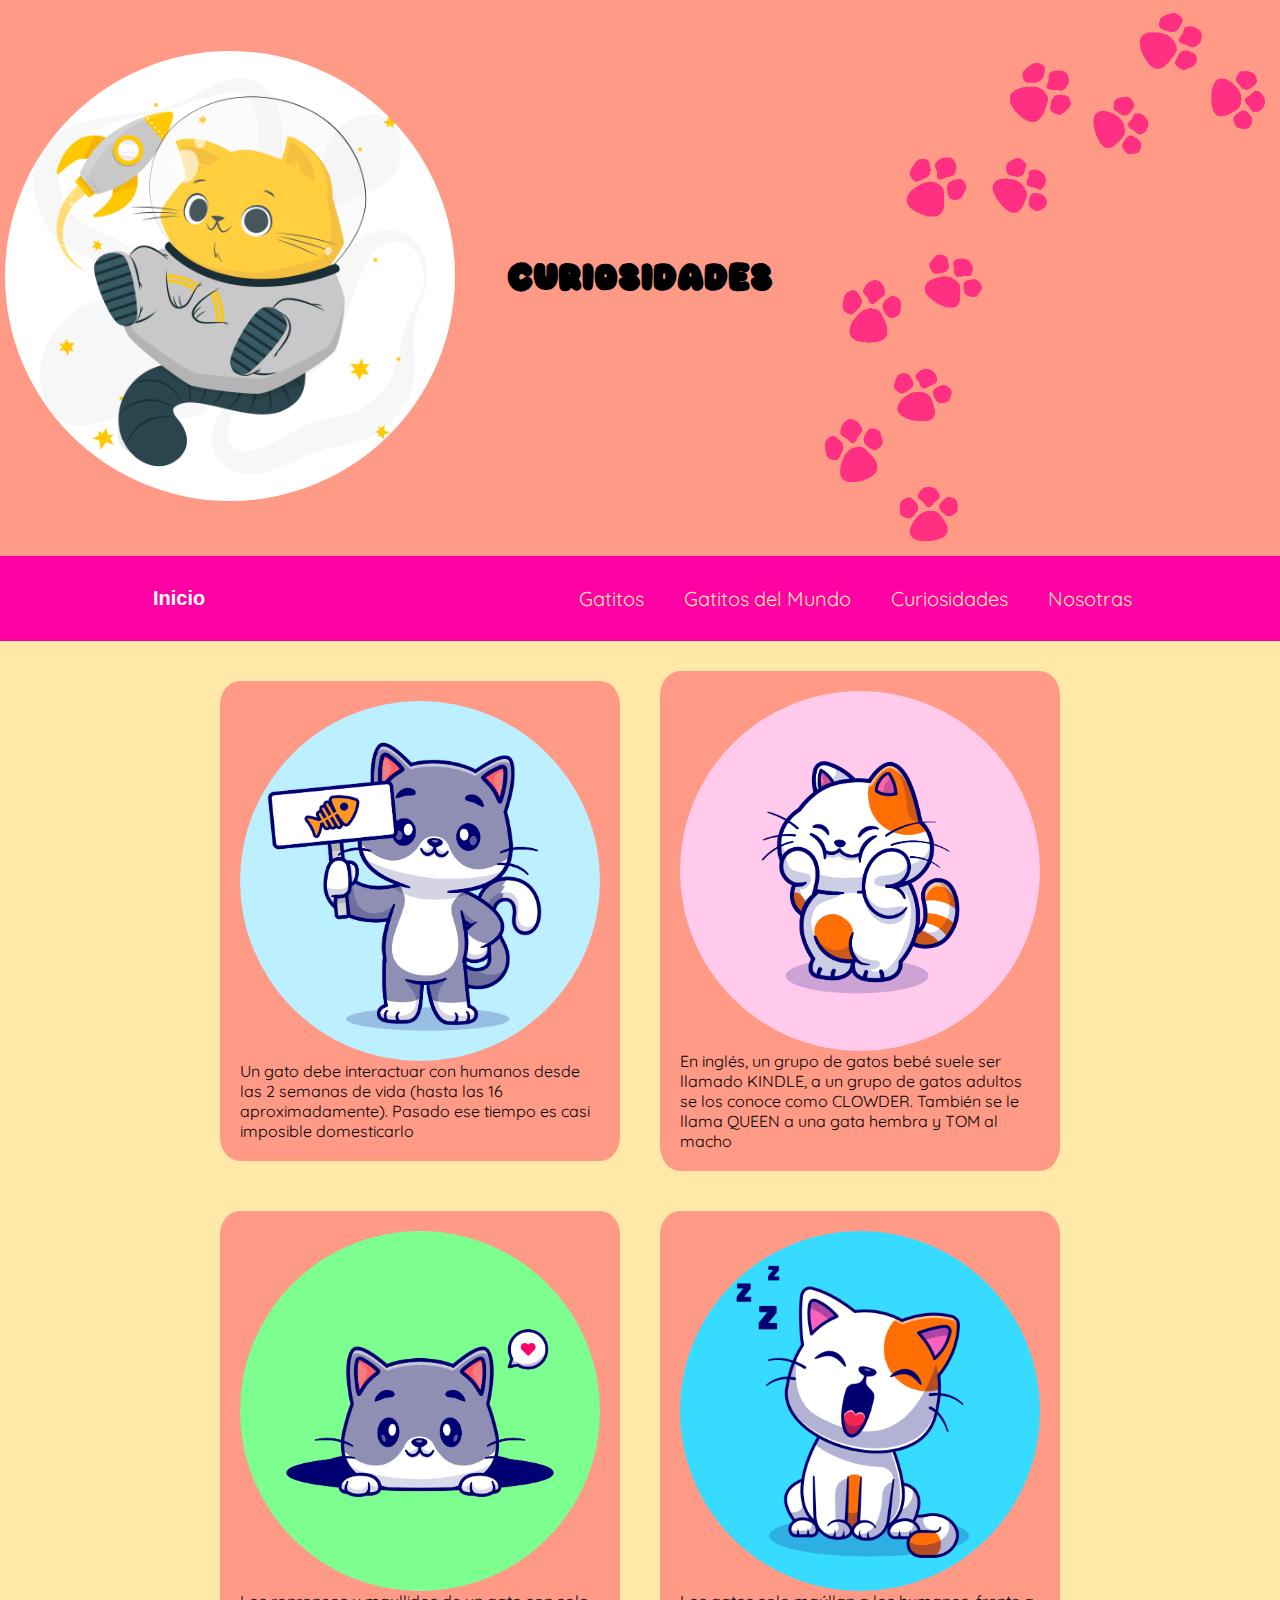
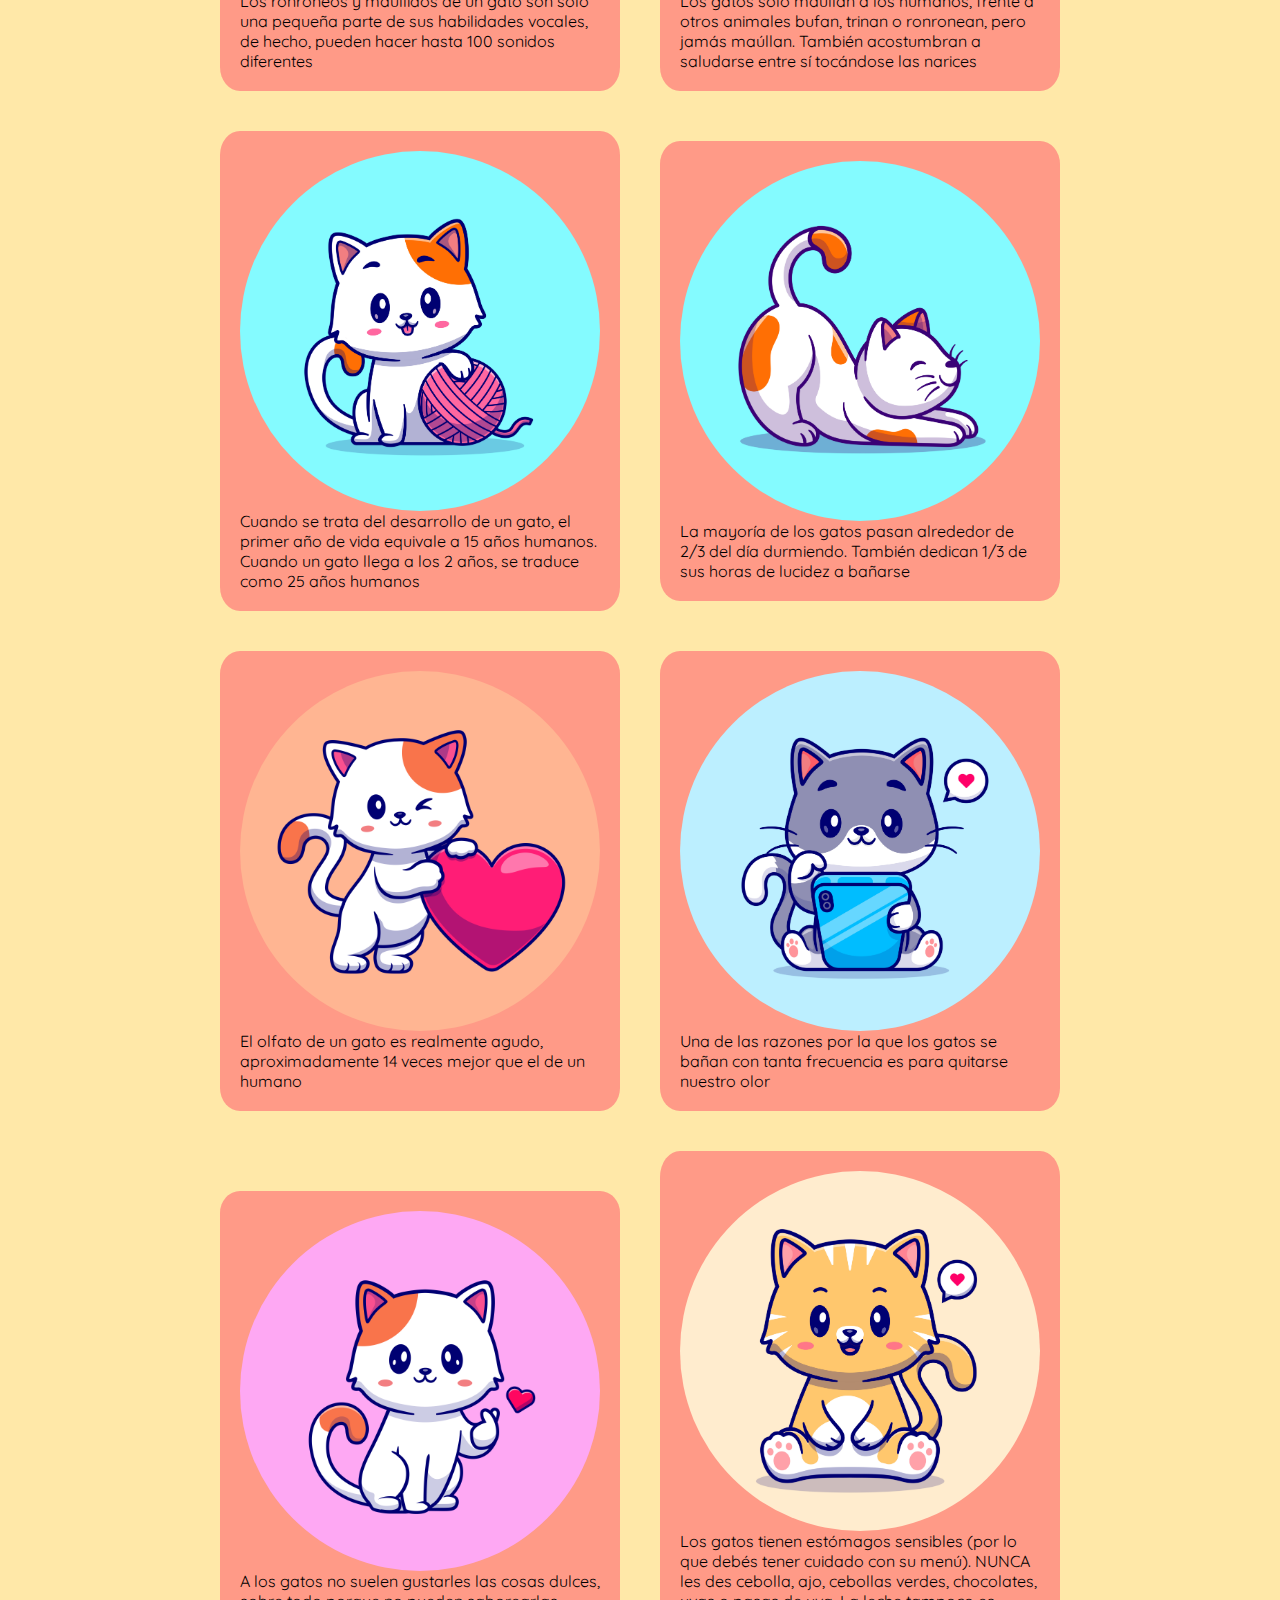
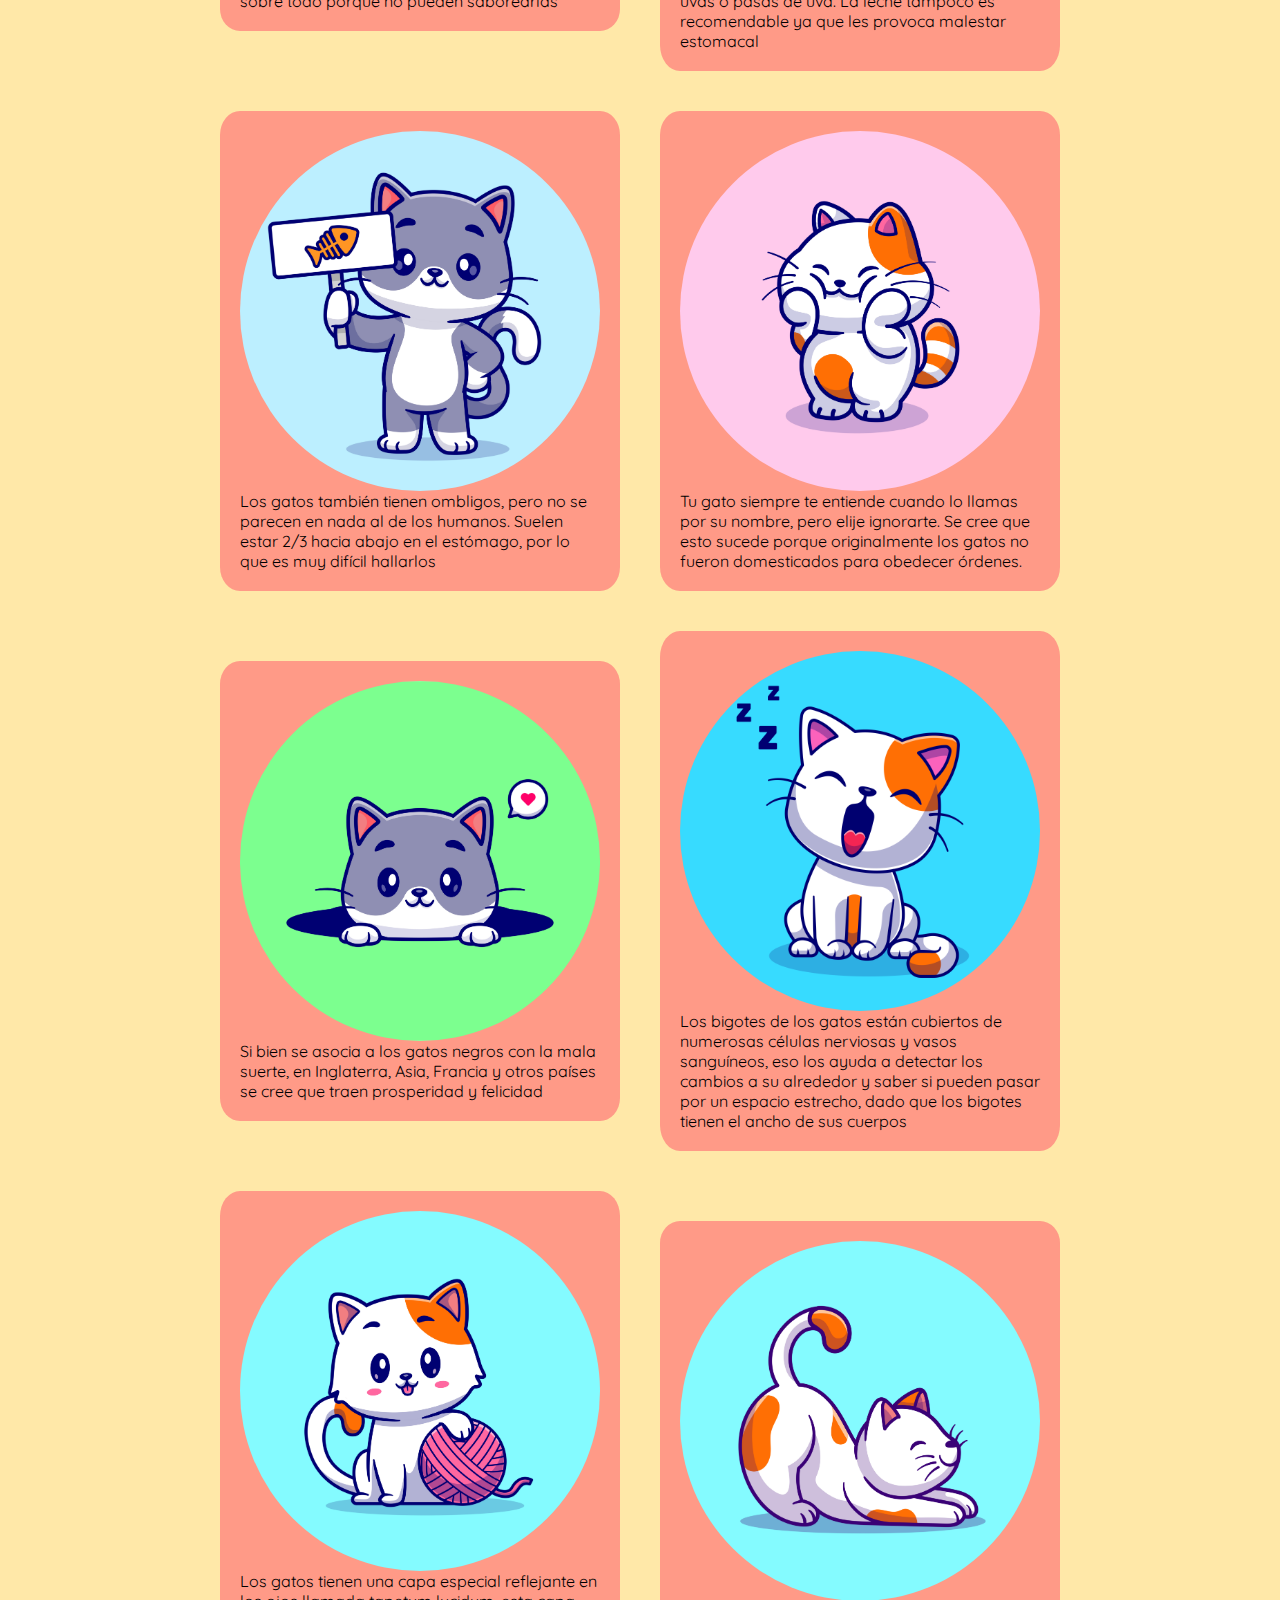
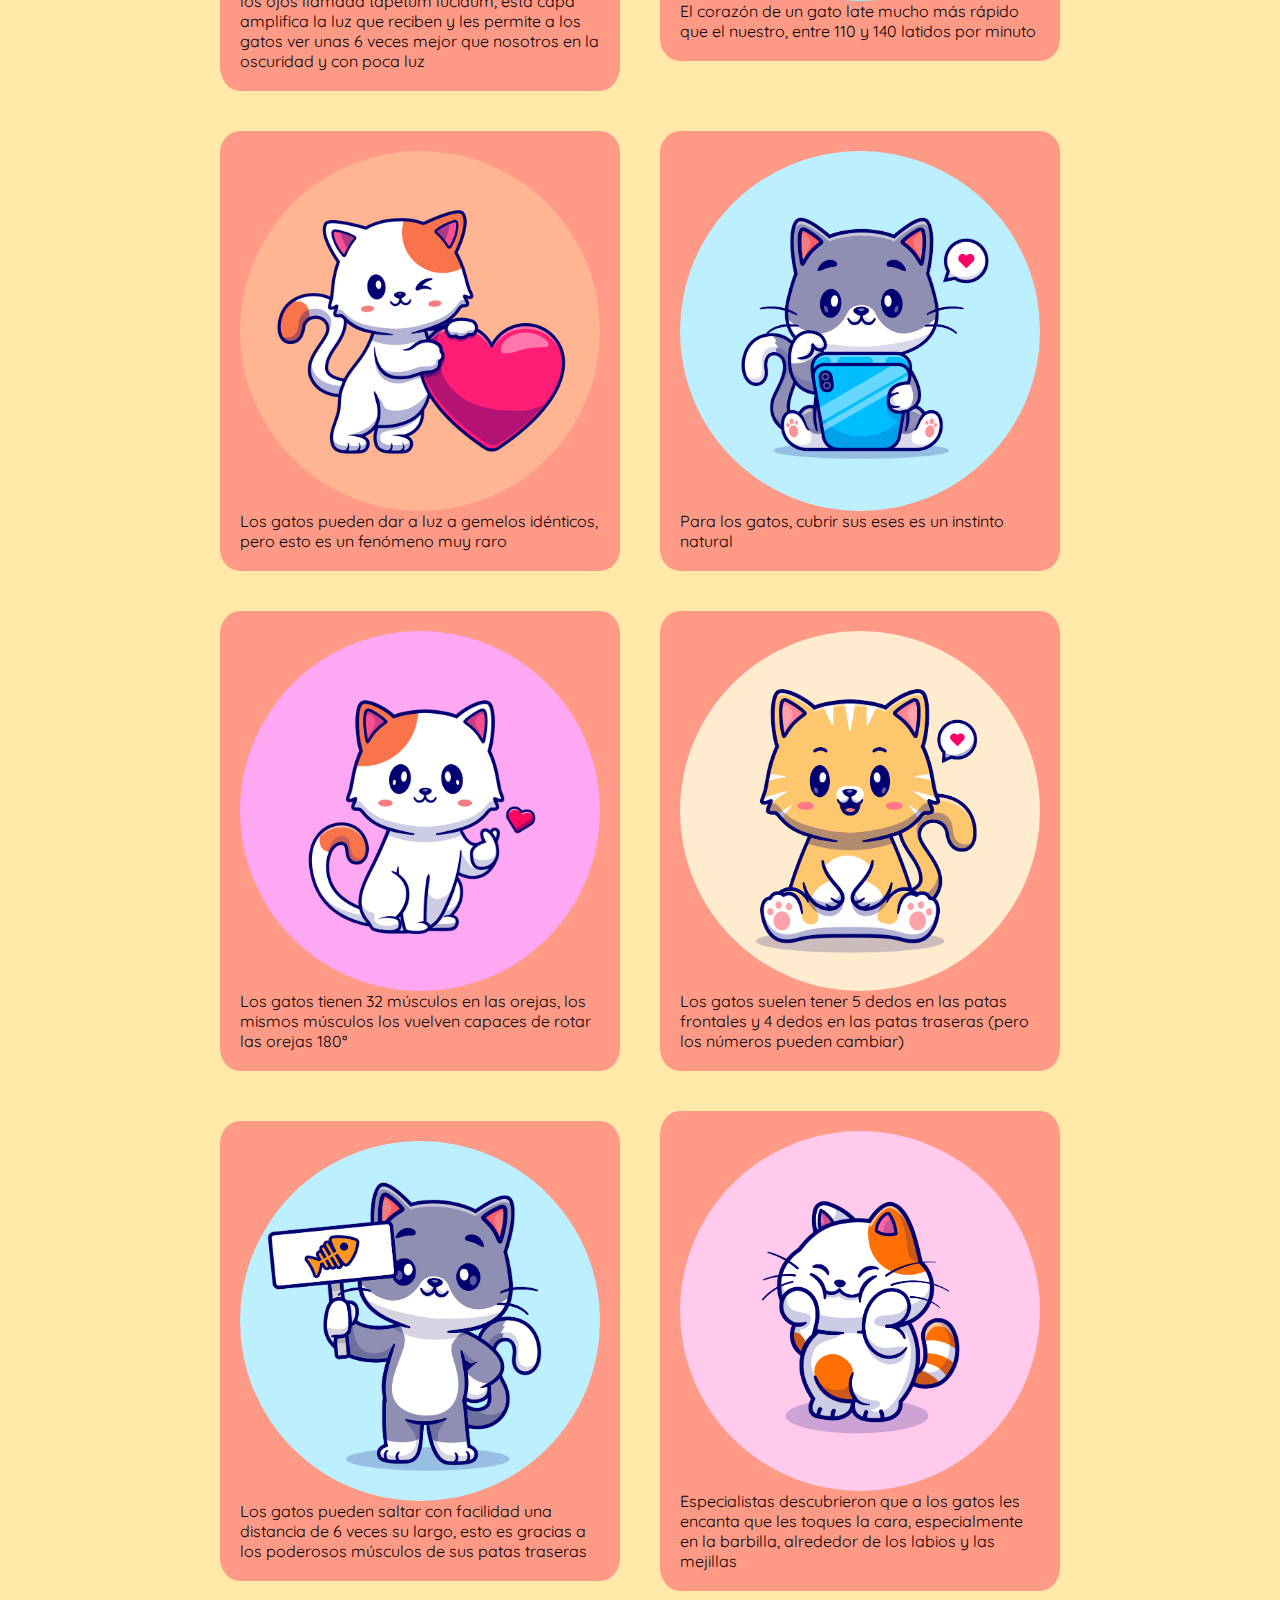
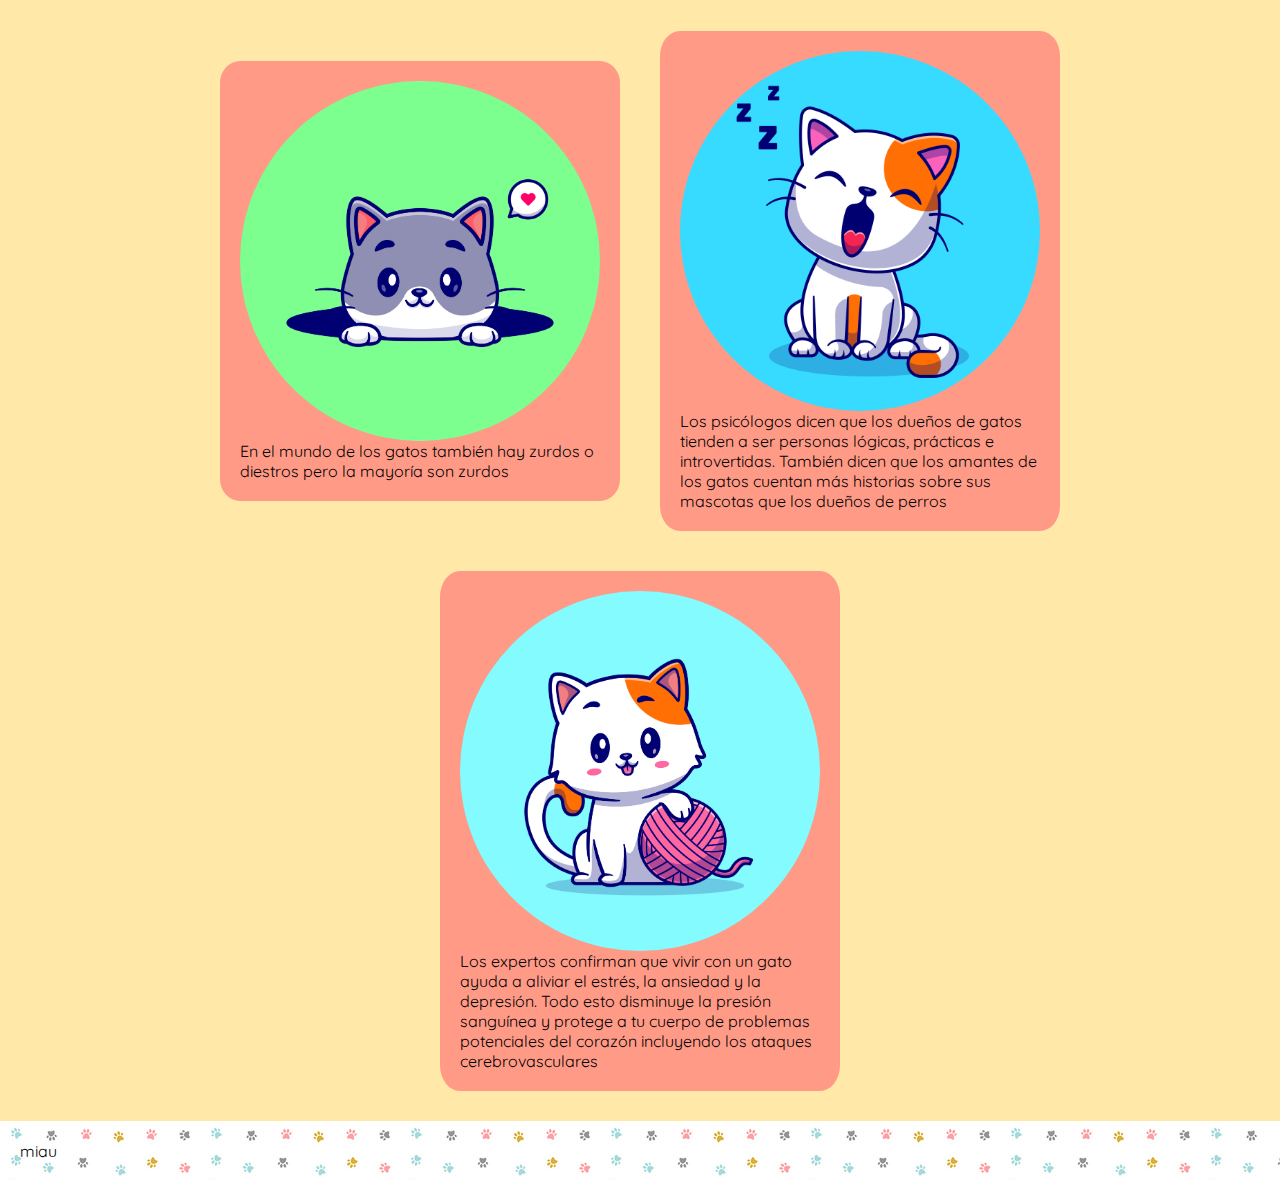
<file: GATITOS-main/GATITOS-main/curiosidades.html>
<!DOCTYPE html>
<html lang="en">
  <head>
    <!-- CSS -->
    <link rel="stylesheet" href="css/estilos.css" />
    <link rel="stylesheet" href="css/mqs.css" />
    <!-- END CSS -->

    <meta charset="UTF-8" />
    <meta http-equiv="X-UA-Compatible" content="IE=edge" />
    <meta name="viewport" content="width=device-width, initial-scale=1.0" />

    <!-- SCRIPT LOGO (pum) -->
    <script src="js/confetti.min.js"></script>
    <script src="js/app.js"></script>
    <!-- END SCRIPT LOGO -->

    <!-- FAVICON -->
    <link
      rel="apple-touch-icon"
      sizes="180x180"
      href="icons/favicon-apple-touch-icon.png"
    />
    <link
      rel="icon"
      type="image/png"
      sizes="32x32"
      href="icons/favicon-32x32.png"
    />
    <link
      rel="icon"
      type="image/png"
      sizes="16x16"
      href="icons/favicon-16x16.png"
    />
    <link rel="manifest" href="icons/favicon-site.webmanifest" />
    <!-- END FAVICON -->

    <!-- CARGA JS -->
    <script src="js/javascript.js"></script>
    <script type="text/JavaScript" src="js/nav.js"></script>
    <!-- END CARGA JS -->

    <title>Curiosidades</title>
  </head>

  <body class="toda_la_pagina">
    <!-- HEADER -->
    <div class="header">
      <!-- LOGO scr:https://www.freepik.com/vectors/cat-logo -->
      <div class="logo">
        <img
          class="logo_gatito"
          id="explota"
          src="img/imagenes_GATITO_ASTRONAUTA.jpg"
          alt="LOGO"
        />
      </div>
      <!-- END LOGO -->

      <div>
        <h1 class="titulo">CURIOSIDADES</h1>
      </div>
      <div>
        <img class="patitas" src="img/patitas_der.png" alt="patitas" />
      </div>
    </div>
    <!-- END HEADER -->

    <!-- MENU -->
    <div class="menu-conteiner">
      <a href="#" class="boton"><button>Inicio</button></a>
      <nav id="menu">
        <ul class="nav-links">
          <li><a href="kittens.html">Gatitos</a></li>
          <li><a href="gatitos_del_mundo.html">Gatitos del Mundo</a></li>
          <li><a href="curiosidades.html">Curiosidades</a></li>
          <li><a href="quienes_somos.html">Nosotras</a></li>
        </ul>
      </nav>

      <a onclick="openNav()" class="menu" href="#"><button>Menú</button></a>

      <div class="overlay" id="mobile-menu">
        <a onclick="closeNav()" href="#" class="close">&times;</a>
        <div class="overlay-content">
          <a href="index.html">Inicio</a>
          <a href="kittens.html">Gatitos</a>
          <a href="gatitos_del_mundo.html">Gatitos del Mundo</a>
          <a href="curiosidades.html">Curiosidades</a>
          <a href="quienes_somos.html">Nosotras</a>
        </div>
      </div>
    </div>
    <!-- END MENU -->

    <!-- CONTENT -->
    <div class="contenido_curiosidades">
      <div>
        <img 
          class="curiosidades_imagenes"
          src="img\CATDRAWING_1.jpg" 
          alt="gatito_uno"
        />
        Un gato debe interactuar con humanos desde las 2 semanas de vida (hasta
        las 16 aproximadamente). Pasado ese tiempo es casi imposible
        domesticarlo
      </div>
      <div>
        <img
          class="curiosidades_imagenes"
          src="img/CATDRAWING_2.jpg"
          alt="gatito_dos"
        />
        En inglés, un grupo de gatos bebé suele ser llamado KINDLE, a un grupo
        de gatos adultos se los conoce como CLOWDER. También se le llama QUEEN a
        una gata hembra y TOM al macho
      </div>
      <div>
        <img
          class="curiosidades_imagenes"
          src="img/CATDRAWING_3.jpg"
          alt="gatito_tres"
        />
        Los ronroneos y maullidos de un gato son solo una pequeña parte de sus
        habilidades vocales, de hecho, pueden hacer hasta 100 sonidos diferentes
      </div>
      <div>
        <img
          class="curiosidades_imagenes"
          src="img/CATDRAWING_4.jpg"
          alt="gatito_cuatro"
        />
        Los gatos solo maúllan a los humanos, frente a otros animales bufan,
        trinan o ronronean, pero jamás maúllan. También acostumbran a saludarse
        entre sí tocándose las narices
      </div>
      <div>
        <img
          class="curiosidades_imagenes"
          src="img/CATDRAWING_5.jpg"
          alt="gatito_cinco"
        />
        Cuando se trata del desarrollo de un gato, el primer año de vida
        equivale a 15 años humanos. Cuando un gato llega a los 2 años, se
        traduce como 25 años humanos
      </div>
      <div>
        <img
          class="curiosidades_imagenes"
          src="img/CATDRAWING_6.jpg"
          alt="gatito_seis"
        />
        La mayoría de los gatos pasan alrededor de 2/3 del día durmiendo.
        También dedican 1/3 de sus horas de lucidez a bañarse
      </div>
      <div>
        <img
          class="curiosidades_imagenes"
          src="img/CATDRAWING_7.jpg"
          alt="gatito_siete"
        />
        El olfato de un gato es realmente agudo, aproximadamente 14 veces mejor
        que el de un humano
      </div>
      <div>
        <img
          class="curiosidades_imagenes"
          src="img/CATDRAWING_8.jpg"
          alt="gatito_ocho"
        />
        Una de las razones por la que los gatos se bañan con tanta frecuencia es
        para quitarse nuestro olor
      </div>
      <div>
        <img
          class="curiosidades_imagenes"
          src="img/CATDRAWING_9.jpg"
          alt="gatito_nueve"
        />
        A los gatos no suelen gustarles las cosas dulces, sobre todo porque no
        pueden saborearlas
      </div>
      <div>
        <img 
          class="curiosidades_imagenes"
          src="img\CATDRAWING_10.jpg" 
          alt="gatito_diez"
        />
        Los gatos tienen estómagos sensibles (por lo que debés tener cuidado con
        su menú). NUNCA les des cebolla, ajo, cebollas verdes, chocolates, uvas
        o pasas de uva. La leche tampoco es recomendable ya que les provoca
        malestar estomacal
      </div>
      <div>
        <img 
          class="curiosidades_imagenes"
          src="img\CATDRAWING_1.jpg" 
          alt="gatito_uno"
        />
        Los gatos también tienen ombligos, pero no se parecen en nada al de los
        humanos. Suelen estar 2/3 hacia abajo en el estómago, por lo que es muy
        difícil hallarlos
      </div>
      <div>
        <img
          class="curiosidades_imagenes"
          src="img/CATDRAWING_2.jpg"
          alt="gatito_dos"
        />
        Tu gato siempre te entiende cuando lo llamas por su nombre, pero elije
        ignorarte. Se cree que esto sucede porque originalmente los gatos no
        fueron domesticados para obedecer órdenes.
      </div>
      <div>
        <img
          class="curiosidades_imagenes"
          src="img/CATDRAWING_3.jpg"
          alt="gatito_tres"
        />
        Si bien se asocia a los gatos negros con la mala suerte, en Inglaterra,
        Asia, Francia y otros países se cree que traen prosperidad y felicidad
      </div>
      <div>
        <img
          class="curiosidades_imagenes"
          src="img/CATDRAWING_4.jpg"
          alt="gatito_cuatro"
        />
        Los bigotes de los gatos están cubiertos de numerosas células nerviosas
        y vasos sanguíneos, eso los ayuda a detectar los cambios a su alrededor
        y saber si pueden pasar por un espacio estrecho, dado que los bigotes
        tienen el ancho de sus cuerpos
      </div>
      <div>
        <img
          class="curiosidades_imagenes"
          src="img/CATDRAWING_5.jpg"
          alt="gatito_cinco"
        />
        Los gatos tienen una capa especial reflejante en los ojos llamada
        tapetum lucidum, esta capa amplifica la luz que reciben y les permite a
        los gatos ver unas 6 veces mejor que nosotros en la oscuridad y con poca
        luz
      </div>
      <div>
        <img
          class="curiosidades_imagenes"
          src="img/CATDRAWING_6.jpg"
          alt="gatito_seis"
        />
        El corazón de un gato late mucho más rápido que el nuestro, entre 110 y
        140 latidos por minuto
      </div>
      <div>
        <img
          class="curiosidades_imagenes"
          src="img/CATDRAWING_7.jpg"
          alt="gatito_siete"
        />
        Los gatos pueden dar a luz a gemelos idénticos, pero esto es un fenómeno
        muy raro
      </div>
      <div>
        <img
          class="curiosidades_imagenes"
          src="img/CATDRAWING_8.jpg"
          alt="gatito_ocho"
        />
        Para los gatos, cubrir sus eses es un instinto natural
      </div>
      <div>
        <img
          class="curiosidades_imagenes"
          src="img/CATDRAWING_9.jpg"
          alt="gatito_nueve"
        />
        Los gatos tienen 32 músculos en las orejas, los mismos músculos los
        vuelven capaces de rotar las orejas 180°
      </div>
      <div>
        <img 
          class="curiosidades_imagenes"
          src="img\CATDRAWING_10.jpg" 
          alt="gatito_diez"
        />
        Los gatos suelen tener 5 dedos en las patas frontales y 4 dedos en las
        patas traseras (pero los números pueden cambiar)
      </div>
      <div>
        <img 
          class="curiosidades_imagenes"
          src="img\CATDRAWING_1.jpg" 
          alt="gatito_uno"
        />
        Los gatos pueden saltar con facilidad una distancia de 6 veces su largo,
        esto es gracias a los poderosos músculos de sus patas traseras
      </div>
      <div>
        <img
          class="curiosidades_imagenes"
          src="img/CATDRAWING_2.jpg"
          alt="gatito_dos"
        />
        Especialistas descubrieron que a los gatos les encanta que les toques la
        cara, especialmente en la barbilla, alrededor de los labios y las
        mejillas
      </div>
      <div>
        <img
          class="curiosidades_imagenes"
          src="img/CATDRAWING_3.jpg"
          alt="gatito_tres"
        />
        En el mundo de los gatos también hay zurdos o diestros pero la mayoría
        son zurdos
      </div>
      <div>
        <img
          class="curiosidades_imagenes"
          src="img/CATDRAWING_4.jpg"
          alt="gatito_cuatro"
        />
        Los psicólogos dicen que los dueños de gatos tienden a ser personas
        lógicas, prácticas e introvertidas. También dicen que los amantes de los
        gatos cuentan más historias sobre sus mascotas que los dueños de perros
      </div>
      <div>
        <img
          class="curiosidades_imagenes"
          src="img/CATDRAWING_5.jpg"
          alt="gatito_cinco"
        />
        Los expertos confirman que vivir con un gato ayuda a aliviar el estrés,
        la ansiedad y la depresión. Todo esto disminuye la presión sanguínea y
        protege a tu cuerpo de problemas potenciales del corazón incluyendo los
        ataques cerebrovasculares
      </div>
    </div>
    <!-- <div class="curiosidades_imagenes">
      <div>
        <img 
        src="img\CATDRAWING_1.jpg" 
        alt="gatito_uno"
        />
      </div>
      <div>
        <img 
        src="img\CATDRAWING_2.jpg" 
        alt="gatito_dos"
        />
      </div>
      <div>
        <img 
        src="img\CATDRAWING_3.jpg" 
        alt="gatito_tres"
        />
      </div>
      <div>
        <img 
        src="img\CATDRAWING_4.jpg" 
        alt="gatito_cuatro"
        />
      </div>
      <div>
        <img 
        src="img\CATDRAWING_5.jpg" 
        alt="gatito_cinco"
        />
      </div>
      <div>
        <img 
        src="img\CATDRAWING_6.jpg" 
        alt="gatito_seis"
        />
      </div>
      <div>
        <img 
        src="img\CATDRAWING_7.jpg" 
        alt="gatito_siete"
        />
      </div>
      <div>
        <img 
        src="img\CATDRAWING_8.jpg" 
        alt="gatito_ocho"
        />
      </div>
      <div>
        <img 
        src="img\CATDRAWING_9.jpg" 
        alt="gatito_nueve"
        />
      </div>
      <div>
        <img 
        src="img\CATDRAWING_10.jpg" 
        alt="gatito_diez"
        />
      </div>
    </div> -->
    <!-- END CONTENT -->

    <!-- FOOTER -->
    <footer class="footer">miau</footer>
    <!-- END FOOTER -->
  </body>
</html>
</file>
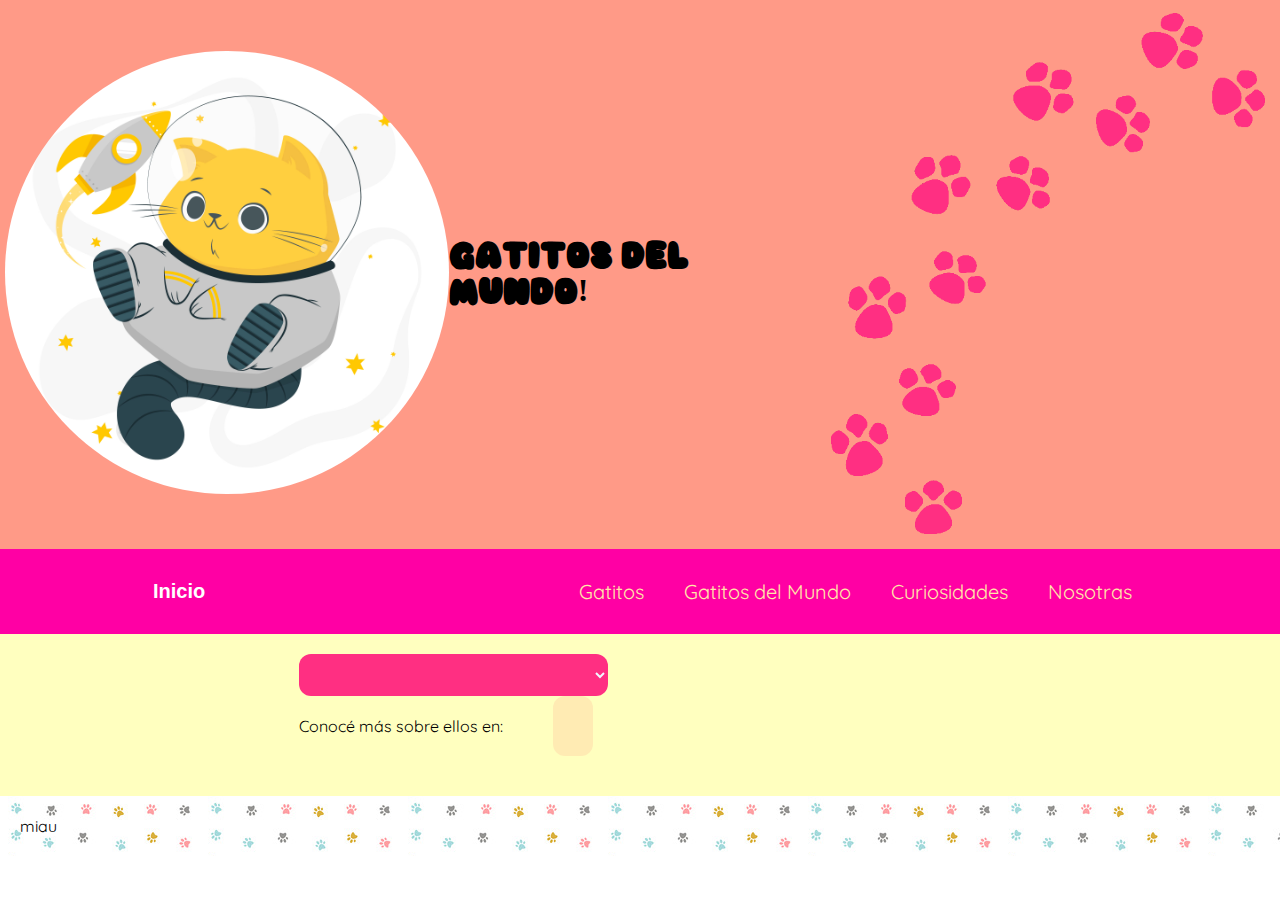
<file: GATITOS-main/GATITOS-main/gatitos_del_mundo.html>
<!DOCTYPE html>
<html lang="en">
  <head>

    <!-- CSS -->
    <link rel="stylesheet" href="css/estilos.css">
    <link rel="stylesheet" href="css/mqs.css">
    <!-- END CSS -->

    <meta charset="UTF-8" />
    <meta http-equiv="X-UA-Compatible" content="IE=edge" />
    <meta name="viewport" content="width=device-width, initial-scale=1.0" />

    <!-- SCRIPT LOGO (pum) -->
    <script src="js/confetti.min.js"></script>
    <script src="js/app.js"></script>
    <script type="text/JavaScript" src="js/nav.js"></script>
    <!-- END SCRIPT LOGO -->

    <!-- FAVICON -->
    <link
      rel="apple-touch-icon"
      sizes="180x180"
      href="icons/favicon-apple-touch-icon.png"
    />
    <link rel="icon" type="image/png" sizes="32x32" href="icons/favicon-32x32.png" />
    <link rel="icon" type="image/png" sizes="16x16" href="icons/favicon-16x16.png" />
    <link rel="manifest" href="icons/favicon-site.webmanifest" />
    <!-- END FAVICON -->

    <!-- CARGA JS -->
    <script src="js/javascript.js"></script>
    <script src="js/API.js"></script>
    <!-- END CARGA JS -->

    <title>Gatitos del Mundo</title>
</head>

<body class="toda_la_pagina">
  <!-- HEADER -->
  <div class="header">
    <!-- LOGO scr:https://www.freepik.com/vectors/cat-logo -->
    <div class="logo">
      <img
        class="logo_gatito"
        id="explota"
        src="img/imagenes_GATITO_ASTRONAUTA.jpg"
        alt="LOGO"
      />
    </div>
    <!-- END LOGO -->

    <div>
    
      <h1 class="titulo">GATITOS DEL MUNDO!</h1>
    </div>
    <div>
      <img
        class="patitas"
        src="img/patitas_der.png"
        alt="patitas"
      />
    </div>
  </div>
  <!-- END HEADER -->

  <!-- MENU -->
  <div class="menu-conteiner">
    <a href="#" class="boton"><button>Inicio</button></a>
    <nav id="menu">
      <ul class="nav-links">
        <li><a href="kittens.html">Gatitos</a></li>
        <li><a href="gatitos_del_mundo.html">Gatitos del Mundo</a></li>
        <li><a href="curiosidades.html">Curiosidades</a></li>
        <li><a href="quienes_somos.html">Nosotras</a></li>
      </ul>
    </nav>

    <a onclick="openNav()" class="menu" href="#"><button>Menú</button></a>

    <div class="overlay" id="mobile-menu">
      <a onclick="closeNav()" href="#" class="close">&times;</a>
      <div class="overlay-content">
        <a href="index.html">Inicio</a>
        <a href="kittens.html">Gatitos</a>
        <a href="gatitos_del_mundo.html">Gatitos del Mundo</a>
        <a href="curiosidades.html">Curiosidades</a>
        <a href="quienes_somos.html">Nosotras</a>
      </div>
    </div>
  </div>
  <!-- END MENU -->

  <!-- CONTENT -->

    <!-- API -->
    <section class="api_conteiner">
      <div class="api_datos_flex">
          <div class="content_select">
            <select onchange="showBreedImage(value)" name="breed_selector" id="breed_selector"></select>
          </div>
          <br>
          <div>
            <p>Conocé más sobre ellos en: <a id="wiki_link" target="_blank"></a></p>
            <div id="breed_json"></div>
          </div>
      </div>
      
      
      <div class="api_datos_flex">
        <img id="breed_image"></img>
      </div>

    </section>
    <!-- END API-->

    <!-- END CONTENT -->

    <!-- FOOTER -->
    <footer class="footer">
      miau
     
    </footer>
    <!-- END FOOTER -->
  </body>
</html>
</file>
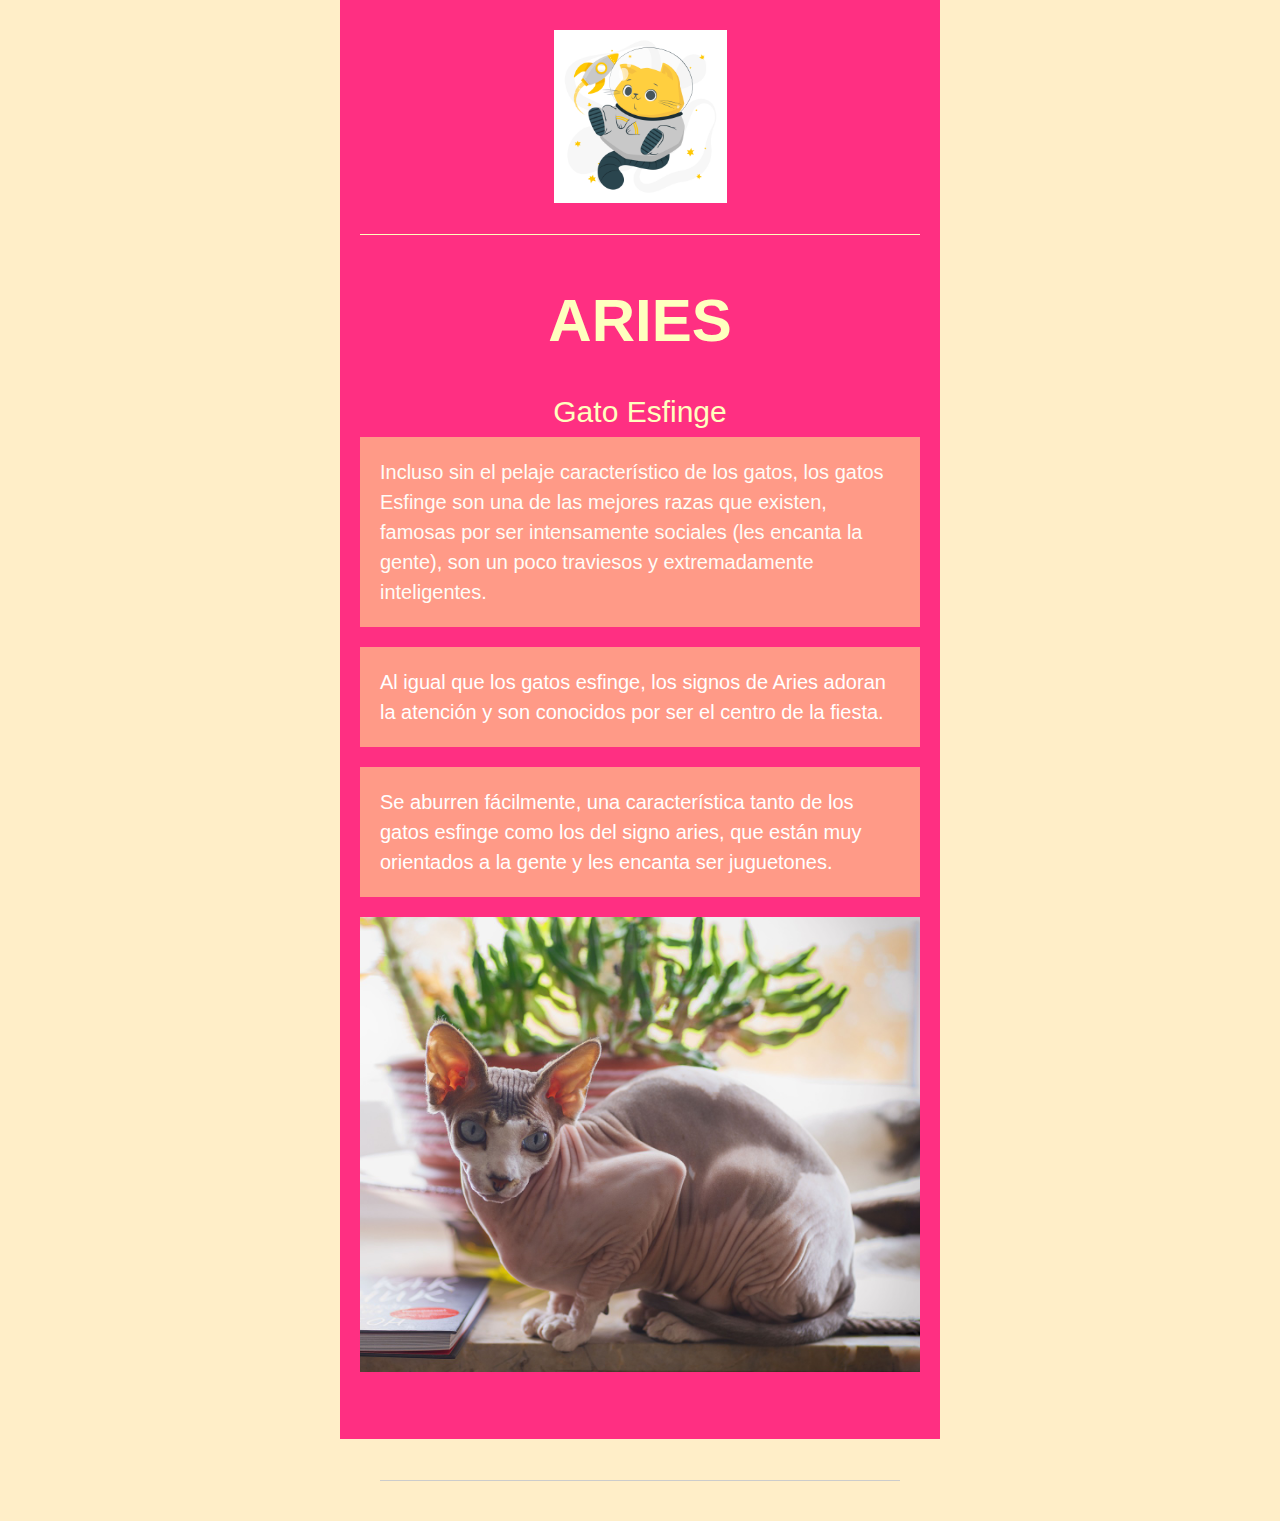
<file: GATITOS-main/GATITOS-main/plantilla-aries.html>
<!DOCTYPE html PUBLIC "-//W3C//DTD XHTML 1.0 Transitional//EN" "http://www.w3.org/TR/xhtml1/DTD/xhtml1-transitional.dtd">
<html xmlns="http://www.w3.org/1999/xhtml" xmlns:o="urn:schemas-microsoft-com:office:office">

<head>
    <meta charset="UTF-8">
    <meta content="width=device-width, initial-scale=1" name="viewport">
    <meta name="x-apple-disable-message-reformatting">
    <meta http-equiv="X-UA-Compatible" content="IE=edge">
    <meta content="telephone=no" name="format-detection">
    <title></title>
    <!--[if (mso 16)]>
    <style type="text/css">
    a {text-decoration: none;}
    </style>
    <![endif]-->
    <!--[if gte mso 9]><style>sup { font-size: 100% !important; }</style><![endif]-->
    <!--[if gte mso 9]>
<xml>
    <o:OfficeDocumentSettings>
    <o:AllowPNG></o:AllowPNG>
    <o:PixelsPerInch>96</o:PixelsPerInch>
    </o:OfficeDocumentSettings>
</xml>
<![endif]-->
    <!--[if !mso]><!-- -->
    <link href="css\plantilla-aries.css" rel="stylesheet">
    <!--<![endif]-->
</head>

<body>
    <div class="es-wrapper-color">
        <!--[if gte mso 9]>
			<v:background xmlns:v="urn:schemas-microsoft-com:vml" fill="t">
				<v:fill type="tile" color="#FFEEC8"></v:fill>
			</v:background>
		<![endif]-->
        <table class="es-wrapper" width="100%" cellspacing="0" cellpadding="0">
            <tbody>
                <tr>
                    <td class="esd-email-paddings" valign="top">
                        <table cellpadding="0" cellspacing="0" class="esd-header-popover es-header" align="center">
                            <tbody>
                                <tr>
                                    <td class="esd-stripe" align="center">
                                        <table bgcolor="#ff2f82" class="es-header-body" align="center" cellpadding="0" cellspacing="0" width="600" style="background-color: #ff2f82;">
                                            <tbody>
                                                <tr>
                                                    <td class="esd-structure es-p20t es-p20r es-p20l" align="left">
                                                        <table cellpadding="0" cellspacing="0" width="100%">
                                                            <tbody>
                                                                <tr>
                                                                    <td width="560" class="esd-container-frame" align="center" valign="top">
                                                                        <table cellpadding="0" cellspacing="0" width="100%">
                                                                            <tbody>
                                                                                <tr>
                                                                                    <td align="center" class="esd-block-image es-p10t es-p10b es-m-txt-c" style="font-size: 0px;"><a target="_blank" href="https://viewstripo.email"><img src="img\imagenes_GATITO_ASTRONAUTA.jpg" alt="Pagina de Gatitos" style="display: block;" title="Pagina de Gatitos" width="173"></a></td>
                                                                                </tr>
                                                                            </tbody>
                                                                        </table>
                                                                    </td>
                                                                </tr>
                                                            </tbody>
                                                        </table>
                                                    </td>
                                                </tr>
                                                <tr>
                                                    <td class="esd-structure" align="left">
                                                        <table cellpadding="0" cellspacing="0" width="100%">
                                                            <tbody>
                                                                <tr>
                                                                    <td width="600" class="esd-container-frame" align="center" valign="top">
                                                                        <table cellpadding="0" cellspacing="0" width="100%">
                                                                            <tbody>
                                                                                <tr>
                                                                                    <td align="center" class="esd-block-spacer es-p20" style="font-size:0">
                                                                                        <table border="0" width="100%" height="100%" cellpadding="0" cellspacing="0">
                                                                                            <tbody>
                                                                                                <tr>
                                                                                                    <td style="border-bottom: 1px solid #ffffbf; background: none; height: 1px; width: 100%; margin: 0px;"></td>
                                                                                                </tr>
                                                                                            </tbody>
                                                                                        </table>
                                                                                    </td>
                                                                                </tr>
                                                                            </tbody>
                                                                        </table>
                                                                    </td>
                                                                </tr>
                                                            </tbody>
                                                        </table>
                                                    </td>
                                                </tr>
                                            </tbody>
                                        </table>
                                    </td>
                                </tr>
                            </tbody>
                        </table>
                        <table class="es-content" cellspacing="0" cellpadding="0" align="center">
                            <tbody>
                                <tr>
                                    <td class="esd-stripe" align="center">
                                        <table class="es-content-body" style="background-color: #ff2f82;" width="600" cellspacing="0" cellpadding="0" bgcolor="#ff2f82" align="center">
                                            <tbody>
                                                <tr>
                                                    <td class="esd-structure es-p20t es-p20r es-p20l" align="left" bgcolor="#ff2f82" style="background-color: #ff2f82;">
                                                        <table cellpadding="0" cellspacing="0" width="100%">
                                                            <tbody>
                                                                <tr>
                                                                    <td width="560" class="esd-container-frame" align="center" valign="top">
                                                                        <table cellpadding="0" cellspacing="0" width="100%">
                                                                            <tbody>
                                                                                <tr>
                                                                                    <td align="left" class="esd-block-text es-p10t es-p10b">
                                                                                        <h1 style="text-align: center; font-size: 60px; color: #ffffbf;"><b>ARIES</b></h1>
                                                                                    </td>
                                                                                </tr>
                                                                            </tbody>
                                                                        </table>
                                                                    </td>
                                                                </tr>
                                                            </tbody>
                                                        </table>
                                                    </td>
                                                </tr>
                                                <tr>
                                                    <td class="esd-structure es-p20t es-p20r es-p20l" align="left">
                                                        <table cellpadding="0" cellspacing="0" width="100%">
                                                            <tbody>
                                                                <tr>
                                                                    <td width="560" class="esd-container-frame" align="center" valign="top">
                                                                        <table cellpadding="0" cellspacing="0" width="100%" bgcolor="#262626" style="background-color: #262626; border-radius: 5px; border-collapse: separate;">
                                                                            <tbody>
                                                                                <tr>
                                                                                    <td align="left" class="esd-block-text es-p10" bgcolor="#ff2f82">
                                                                                        <h1 style="text-align: center; color: #ffffbf; line-height: 100%;">Gato Esfinge</h1>
                                                                                    </td>
                                                                                </tr>
                                                                                <tr>
                                                                                    <td align="left" class="esd-block-text es-p20" bgcolor="#ff9a87">
                                                                                        <h3 style="color: #fefcf7; line-height: 150%;">Incluso sin el pelaje característico de los gatos, los gatos Esfinge son una de las mejores razas que existen, famosas por ser intensamente sociales (les encanta la gente), son un poco traviesos y extremadamente inteligentes. </h3>
                                                                                    </td>
                                                                                </tr>
                                                                            </tbody>
                                                                        </table>
                                                                    </td>
                                                                </tr>
                                                            </tbody>
                                                        </table>
                                                    </td>
                                                </tr>
                                                <tr>
                                                    <td class="esd-structure es-p20t es-p20r es-p20l" align="left">
                                                        <table cellpadding="0" cellspacing="0" width="100%">
                                                            <tbody>
                                                                <tr>
                                                                    <td width="560" class="esd-container-frame" align="center" valign="top">
                                                                        <table cellpadding="0" cellspacing="0" width="100%" bgcolor="#262626" style="background-color: #262626; border-radius: 5px; border-collapse: separate;">
                                                                            <tbody>
                                                                                <tr>
                                                                                    <td align="left" class="esd-block-text es-p20" esd-links-color="#ffeec8" esd-links-underline="none" bgcolor="#ff9a87">
                                                                                        <p style="font-size: 20px;">Al igual que los gatos esfinge, los signos de Aries adoran la atención y son conocidos por ser el centro de la fiesta. </p>
                                                                                    </td>
                                                                                </tr>
                                                                            </tbody>
                                                                        </table>
                                                                    </td>
                                                                </tr>
                                                            </tbody>
                                                        </table>
                                                    </td>
                                                </tr>
                                                <tr>
                                                    <td class="esd-structure es-p20t es-p20r es-p20l" align="left" bgcolor="#ff2f82" style="background-color: #ff2f82;">
                                                        <table cellpadding="0" cellspacing="0" width="100%">
                                                            <tbody>
                                                                <tr>
                                                                    <td width="560" class="esd-container-frame" align="center" valign="top">
                                                                        <table cellpadding="0" cellspacing="0" width="100%" bgcolor="#262626" style="background-color: #262626; border-radius: 5px; border-collapse: separate;">
                                                                            <tbody>
                                                                                <tr>
                                                                                    <td align="left" class="esd-block-text es-p20" esd-links-color="#ffeec8" esd-links-underline="none" bgcolor="#ff9a87">
                                                                                        <p style="font-size: 20px;">Se aburren fácilmente, una característica tanto de los gatos esfinge como los del signo aries, que están muy orientados a la gente y les encanta ser juguetones. </p>
                                                                                    </td>
                                                                                </tr>
                                                                            </tbody>
                                                                        </table>
                                                                    </td>
                                                                </tr>
                                                            </tbody>
                                                        </table>
                                                    </td>
                                                </tr>
                                                <tr>
                                                    <td class="esd-structure es-p20t es-p20r es-p20l" align="left" bgcolor="#ff2f82" style="background-color: #ff2f82;">
                                                        <table cellpadding="0" cellspacing="0" width="100%">
                                                            <tbody>
                                                                <tr>
                                                                    <td width="560" class="esd-container-frame" align="center" valign="top">
                                                                        <table cellpadding="0" cellspacing="0" width="100%">
                                                                            <tbody>
                                                                                <tr>
                                                                                    <td align="center" class="esd-block-image" style="font-size: 0px;"><a target="_blank"><img class="adapt-img" src="img/img_gato-esfinge.jpg" alt style="display: block;" width="560"></a></td>
                                                                                </tr>
                                                                            </tbody>
                                                                        </table>
                                                                    </td>
                                                                </tr>
                                                            </tbody>
                                                        </table>
                                                    </td>
                                                </tr>
                                                <tr>
                                                    <td class="esd-structure es-p20" align="left" bgcolor="#ff2f82" style="background-color: #ff2f82;">
                                                        <table cellpadding="0" cellspacing="0" width="100%">
                                                            <tbody>
                                                                <tr>
                                                                    <td width="560" class="esd-container-frame" align="center" valign="top">
                                                                        <table cellpadding="0" cellspacing="0" width="100%">
                                                                            <tbody>
                                                                                <tr>
                                                                                    <td align="left" class="esd-block-text">
                                                                                        <p style="color: #ff2f82;">Texto</p>
                                                                                    </td>
                                                                                </tr>
                                                                            </tbody>
                                                                        </table>
                                                                    </td>
                                                                </tr>
                                                            </tbody>
                                                        </table>
                                                    </td>
                                                </tr>
                                            </tbody>
                                        </table>
                                    </td>
                                </tr>
                            </tbody>
                        </table>
                        <table cellpadding="0" cellspacing="0" class="esd-footer-popover es-footer" align="center">
                            <tbody>
                                <tr>
                                    <td class="esd-stripe" align="center">
                                        <table bgcolor="#ffffff" class="es-footer-body" align="center" cellpadding="0" cellspacing="0" width="600">
                                            <tbody>
                                                <tr>
                                                    <td class="esd-structure es-p20" align="left">
                                                        <table cellpadding="0" cellspacing="0" width="100%">
                                                            <tbody>
                                                                <tr>
                                                                    <td width="560" class="esd-container-frame" align="center" valign="top">
                                                                        <table cellpadding="0" cellspacing="0" width="100%">
                                                                            <tbody>
                                                                                <tr>
                                                                                    <td align="center" class="esd-block-spacer es-p20" style="font-size:0">
                                                                                        <table border="0" width="100%" height="100%" cellpadding="0" cellspacing="0">
                                                                                            <tbody>
                                                                                                <tr>
                                                                                                    <td style="border-bottom: 1px solid #cccccc; background: unset; height:1px; width:100%; margin:0px 0px 0px 0px;"></td>
                                                                                                </tr>
                                                                                            </tbody>
                                                                                        </table>
                                                                                    </td>
                                                                                </tr>
                                                                            </tbody>
                                                                        </table>
                                                                    </td>
                                                                </tr>
                                                            </tbody>
                                                        </table>
                                                    </td>
                                                </tr>
                                            </tbody>
                                        </table>
                                    </td>
                                </tr>
                            </tbody>
                        </table>
                    </td>
                </tr>
            </tbody>
        </table>
    </div>
</body>

</html>
</file>
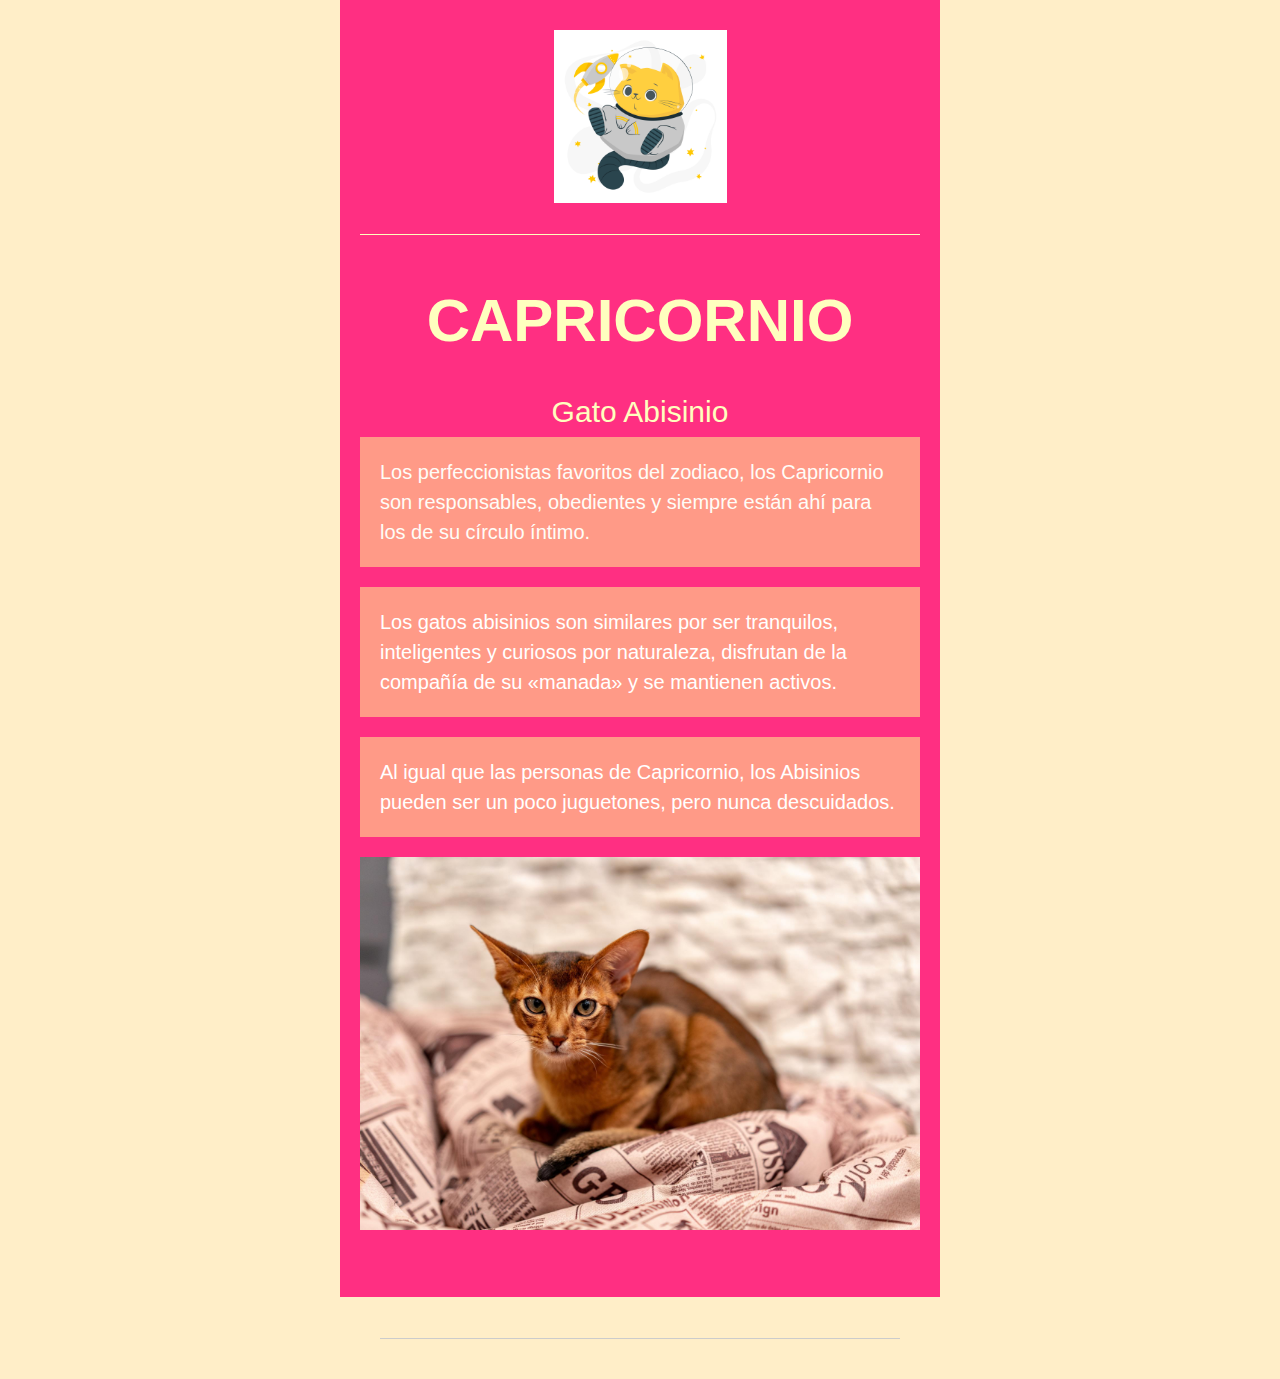
<file: GATITOS-main/GATITOS-main/plantilla-capricornio.html>
<!DOCTYPE html PUBLIC "-//W3C//DTD XHTML 1.0 Transitional//EN" "http://www.w3.org/TR/xhtml1/DTD/xhtml1-transitional.dtd">
<html xmlns="http://www.w3.org/1999/xhtml" xmlns:o="urn:schemas-microsoft-com:office:office">

<head>
    <meta charset="UTF-8">
    <meta content="width=device-width, initial-scale=1" name="viewport">
    <meta name="x-apple-disable-message-reformatting">
    <meta http-equiv="X-UA-Compatible" content="IE=edge">
    <meta content="telephone=no" name="format-detection">
    <title></title>
    <!--[if (mso 16)]>
    <style type="text/css">
    a {text-decoration: none;}
    </style>
    <![endif]-->
    <!--[if gte mso 9]><style>sup { font-size: 100% !important; }</style><![endif]-->
    <!--[if gte mso 9]>
<xml>
    <o:OfficeDocumentSettings>
    <o:AllowPNG></o:AllowPNG>
    <o:PixelsPerInch>96</o:PixelsPerInch>
    </o:OfficeDocumentSettings>
</xml>
<![endif]-->
    <!--[if !mso]><!-- -->
    <link href="css\plantilla-capricornio.css" rel="stylesheet">
    <!--<![endif]-->
</head>

<body>
    <div class="es-wrapper-color">
        <!--[if gte mso 9]>
			<v:background xmlns:v="urn:schemas-microsoft-com:vml" fill="t">
				<v:fill type="tile" color="#FFEEC8"></v:fill>
			</v:background>
		<![endif]-->
        <table class="es-wrapper" width="100%" cellspacing="0" cellpadding="0">
            <tbody>
                <tr>
                    <td class="esd-email-paddings" valign="top">
                        <table cellpadding="0" cellspacing="0" class="esd-header-popover es-header" align="center">
                            <tbody>
                                <tr>
                                    <td class="esd-stripe" align="center">
                                        <table bgcolor="#ff2f82" class="es-header-body" align="center" cellpadding="0" cellspacing="0" width="600" style="background-color: #ff2f82;">
                                            <tbody>
                                                <tr>
                                                    <td class="esd-structure es-p20t es-p20r es-p20l" align="left">
                                                        <table cellpadding="0" cellspacing="0" width="100%">
                                                            <tbody>
                                                                <tr>
                                                                    <td width="560" class="esd-container-frame" align="center" valign="top">
                                                                        <table cellpadding="0" cellspacing="0" width="100%">
                                                                            <tbody>
                                                                                <tr>
                                                                                    <td align="center" class="esd-block-image es-p10t es-p10b es-m-txt-c" style="font-size: 0px;"><a target="_blank" href="https://viewstripo.email"><img src="img\imagenes_GATITO_ASTRONAUTA.jpg" alt="Pagina de Gatitos" style="display: block;" title="Pagina de Gatitos" width="173"></a></td>
                                                                                </tr>
                                                                            </tbody>
                                                                        </table>
                                                                    </td>
                                                                </tr>
                                                            </tbody>
                                                        </table>
                                                    </td>
                                                </tr>
                                                <tr>
                                                    <td class="esd-structure" align="left">
                                                        <table cellpadding="0" cellspacing="0" width="100%">
                                                            <tbody>
                                                                <tr>
                                                                    <td width="600" class="esd-container-frame" align="center" valign="top">
                                                                        <table cellpadding="0" cellspacing="0" width="100%">
                                                                            <tbody>
                                                                                <tr>
                                                                                    <td align="center" class="esd-block-spacer es-p20" style="font-size:0">
                                                                                        <table border="0" width="100%" height="100%" cellpadding="0" cellspacing="0">
                                                                                            <tbody>
                                                                                                <tr>
                                                                                                    <td style="border-bottom: 1px solid #ffffbf; background: none; height: 1px; width: 100%; margin: 0px;"></td>
                                                                                                </tr>
                                                                                            </tbody>
                                                                                        </table>
                                                                                    </td>
                                                                                </tr>
                                                                            </tbody>
                                                                        </table>
                                                                    </td>
                                                                </tr>
                                                            </tbody>
                                                        </table>
                                                    </td>
                                                </tr>
                                            </tbody>
                                        </table>
                                    </td>
                                </tr>
                            </tbody>
                        </table>
                        <table class="es-content" cellspacing="0" cellpadding="0" align="center">
                            <tbody>
                                <tr>
                                    <td class="esd-stripe" align="center">
                                        <table class="es-content-body" style="background-color: #ff2f82;" width="600" cellspacing="0" cellpadding="0" bgcolor="#ff2f82" align="center">
                                            <tbody>
                                                <tr>
                                                    <td class="esd-structure es-p20t es-p20r es-p20l" align="left" bgcolor="#ff2f82" style="background-color: #ff2f82;">
                                                        <table cellpadding="0" cellspacing="0" width="100%">
                                                            <tbody>
                                                                <tr>
                                                                    <td width="560" class="esd-container-frame" align="center" valign="top">
                                                                        <table cellpadding="0" cellspacing="0" width="100%">
                                                                            <tbody>
                                                                                <tr>
                                                                                    <td align="left" class="esd-block-text es-p10t es-p10b">
                                                                                        <h1 style="text-align: center; font-size: 60px; color: #ffffbf;"><b>CAPRICORNIO</b></h1>
                                                                                    </td>
                                                                                </tr>
                                                                            </tbody>
                                                                        </table>
                                                                    </td>
                                                                </tr>
                                                            </tbody>
                                                        </table>
                                                    </td>
                                                </tr>
                                                <tr>
                                                    <td class="esd-structure es-p20t es-p20r es-p20l" align="left">
                                                        <table cellpadding="0" cellspacing="0" width="100%">
                                                            <tbody>
                                                                <tr>
                                                                    <td width="560" class="esd-container-frame" align="center" valign="top">
                                                                        <table cellpadding="0" cellspacing="0" width="100%" bgcolor="#262626" style="background-color: #262626; border-radius: 5px; border-collapse: separate;">
                                                                            <tbody>
                                                                                <tr>
                                                                                    <td align="left" class="esd-block-text es-p10" bgcolor="#ff2f82">
                                                                                        <h1 style="text-align: center; color: #ffffbf; line-height: 100%;">Gato Abisinio</h1>
                                                                                    </td>
                                                                                </tr>
                                                                                <tr>
                                                                                    <td align="left" class="esd-block-text es-p20" bgcolor="#ff9a87">
                                                                                        <h3 style="color: #fefcf7; line-height: 150%;">Los perfeccionistas favoritos del zodiaco, los Capricornio son responsables, obedientes y siempre están ahí para los de su círculo íntimo.</h3>
                                                                                    </td>
                                                                                </tr>
                                                                            </tbody>
                                                                        </table>
                                                                    </td>
                                                                </tr>
                                                            </tbody>
                                                        </table>
                                                    </td>
                                                </tr>
                                                <tr>
                                                    <td class="esd-structure es-p20t es-p20r es-p20l" align="left">
                                                        <table cellpadding="0" cellspacing="0" width="100%">
                                                            <tbody>
                                                                <tr>
                                                                    <td width="560" class="esd-container-frame" align="center" valign="top">
                                                                        <table cellpadding="0" cellspacing="0" width="100%" bgcolor="#262626" style="background-color: #262626; border-radius: 5px; border-collapse: separate;">
                                                                            <tbody>
                                                                                <tr>
                                                                                    <td align="left" class="esd-block-text es-p20" esd-links-color="#ffeec8" esd-links-underline="none" bgcolor="#ff9a87">
                                                                                        <p style="font-size: 20px;">Los gatos abisinios son similares por ser tranquilos, inteligentes y curiosos por naturaleza, disfrutan de la compañía de su «manada» y se mantienen activos.</p>
                                                                                    </td>
                                                                                </tr>
                                                                            </tbody>
                                                                        </table>
                                                                    </td>
                                                                </tr>
                                                            </tbody>
                                                        </table>
                                                    </td>
                                                </tr>
                                                <tr>
                                                    <td class="esd-structure es-p20t es-p20r es-p20l" align="left" bgcolor="#ff2f82" style="background-color: #ff2f82;">
                                                        <table cellpadding="0" cellspacing="0" width="100%">
                                                            <tbody>
                                                                <tr>
                                                                    <td width="560" class="esd-container-frame" align="center" valign="top">
                                                                        <table cellpadding="0" cellspacing="0" width="100%" bgcolor="#262626" style="background-color: #262626; border-radius: 5px; border-collapse: separate;">
                                                                            <tbody>
                                                                                <tr>
                                                                                    <td align="left" class="esd-block-text es-p20" esd-links-color="#ffeec8" esd-links-underline="none" bgcolor="#ff9a87">
                                                                                        <p style="font-size: 20px;">Al igual que las personas de Capricornio, los Abisinios pueden ser un poco juguetones, pero nunca descuidados.</p>
                                                                                    </td>
                                                                                </tr>
                                                                            </tbody>
                                                                        </table>
                                                                    </td>
                                                                </tr>
                                                            </tbody>
                                                        </table>
                                                    </td>
                                                </tr>
                                                <tr>
                                                    <td class="esd-structure es-p20t es-p20r es-p20l" align="left" bgcolor="#ff2f82" style="background-color: #ff2f82;">
                                                        <table cellpadding="0" cellspacing="0" width="100%">
                                                            <tbody>
                                                                <tr>
                                                                    <td width="560" class="esd-container-frame" align="center" valign="top">
                                                                        <table cellpadding="0" cellspacing="0" width="100%">
                                                                            <tbody>
                                                                                <tr>
                                                                                    <td align="center" class="esd-block-image" style="font-size: 0px;"><a target="_blank"><img class="adapt-img" src="img/img_abyssinian.jpg" alt style="display: block;" width="560"></a></td>
                                                                                </tr>
                                                                            </tbody>
                                                                        </table>
                                                                    </td>
                                                                </tr>
                                                            </tbody>
                                                        </table>
                                                    </td>
                                                </tr>
                                                <tr>
                                                    <td class="esd-structure es-p20" align="left" bgcolor="#ff2f82" style="background-color: #ff2f82;">
                                                        <table cellpadding="0" cellspacing="0" width="100%">
                                                            <tbody>
                                                                <tr>
                                                                    <td width="560" class="esd-container-frame" align="center" valign="top">
                                                                        <table cellpadding="0" cellspacing="0" width="100%">
                                                                            <tbody>
                                                                                <tr>
                                                                                    <td align="left" class="esd-block-text">
                                                                                        <p style="color: #ff2f82;">Texto</p>
                                                                                    </td>
                                                                                </tr>
                                                                            </tbody>
                                                                        </table>
                                                                    </td>
                                                                </tr>
                                                            </tbody>
                                                        </table>
                                                    </td>
                                                </tr>
                                            </tbody>
                                        </table>
                                    </td>
                                </tr>
                            </tbody>
                        </table>
                        <table cellpadding="0" cellspacing="0" class="esd-footer-popover es-footer" align="center">
                            <tbody>
                                <tr>
                                    <td class="esd-stripe" align="center">
                                        <table bgcolor="#ffffff" class="es-footer-body" align="center" cellpadding="0" cellspacing="0" width="600">
                                            <tbody>
                                                <tr>
                                                    <td class="esd-structure es-p20" align="left">
                                                        <table cellpadding="0" cellspacing="0" width="100%">
                                                            <tbody>
                                                                <tr>
                                                                    <td width="560" class="esd-container-frame" align="center" valign="top">
                                                                        <table cellpadding="0" cellspacing="0" width="100%">
                                                                            <tbody>
                                                                                <tr>
                                                                                    <td align="center" class="esd-block-spacer es-p20" style="font-size:0">
                                                                                        <table border="0" width="100%" height="100%" cellpadding="0" cellspacing="0">
                                                                                            <tbody>
                                                                                                <tr>
                                                                                                    <td style="border-bottom: 1px solid #cccccc; background: unset; height:1px; width:100%; margin:0px 0px 0px 0px;"></td>
                                                                                                </tr>
                                                                                            </tbody>
                                                                                        </table>
                                                                                    </td>
                                                                                </tr>
                                                                            </tbody>
                                                                        </table>
                                                                    </td>
                                                                </tr>
                                                            </tbody>
                                                        </table>
                                                    </td>
                                                </tr>
                                            </tbody>
                                        </table>
                                    </td>
                                </tr>
                            </tbody>
                        </table>
                    </td>
                </tr>
            </tbody>
        </table>
    </div>
</body>

</html>
</file>
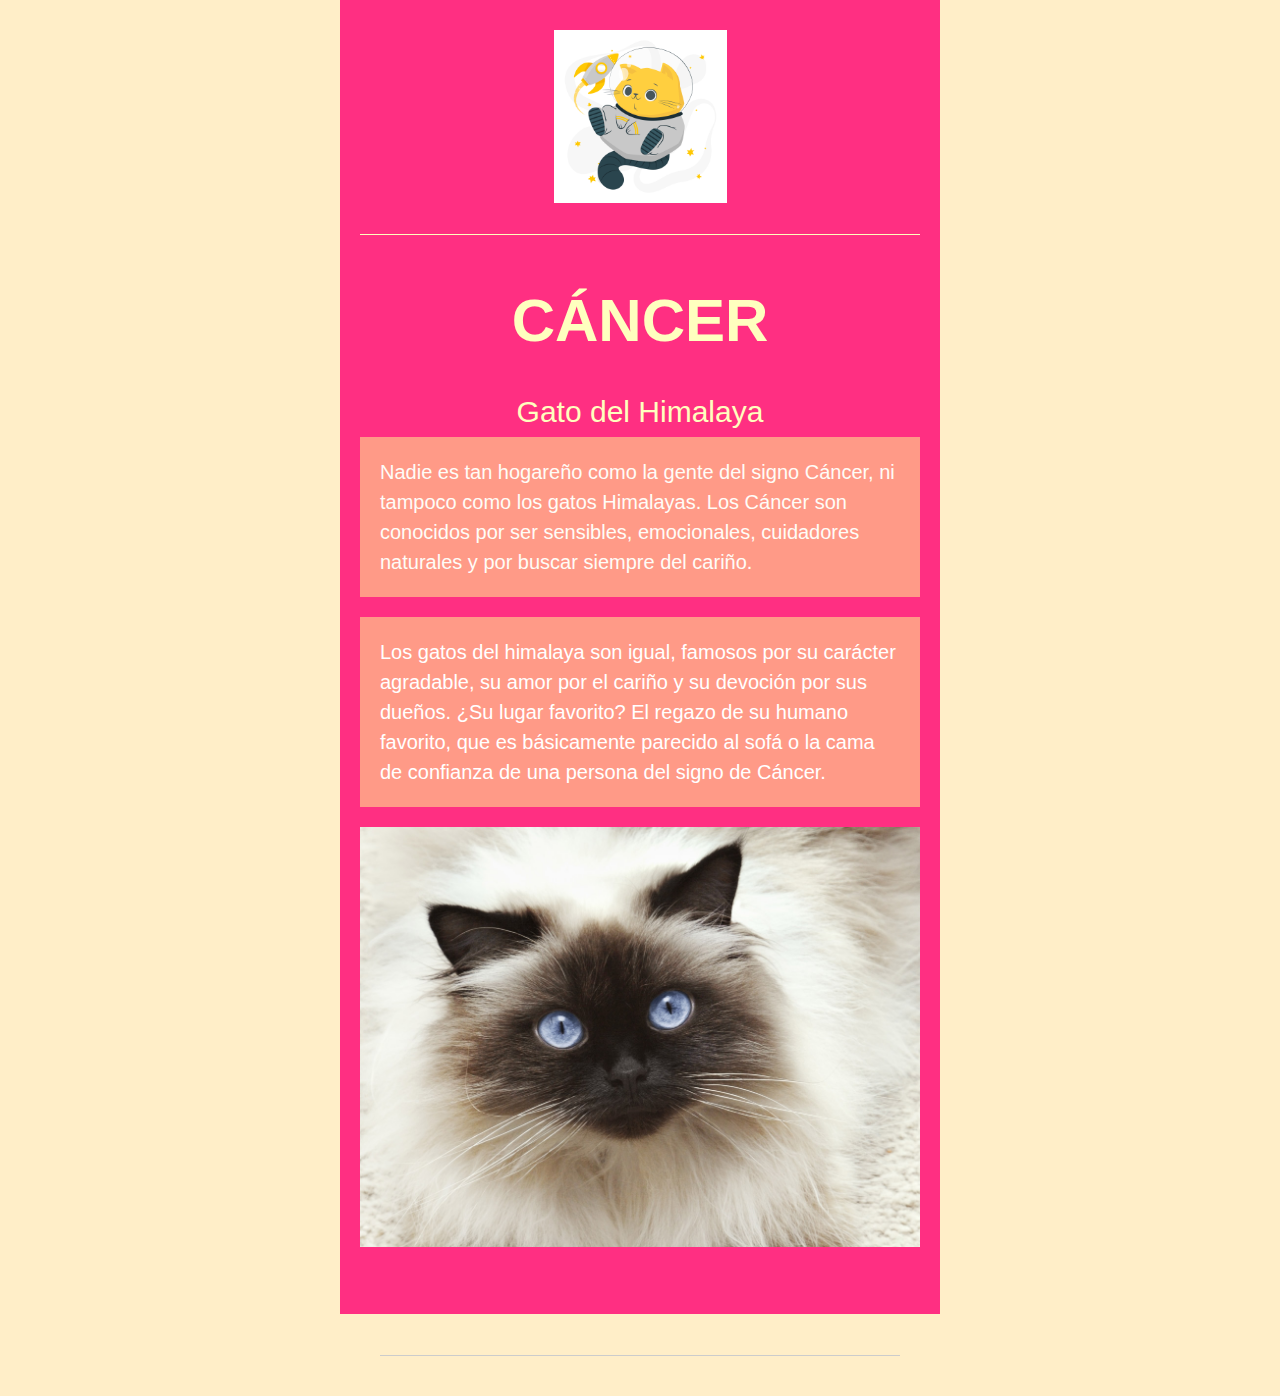
<file: GATITOS-main/GATITOS-main/plantilla-cáncer.html>
<!DOCTYPE html PUBLIC "-//W3C//DTD XHTML 1.0 Transitional//EN" "http://www.w3.org/TR/xhtml1/DTD/xhtml1-transitional.dtd">
<html xmlns="http://www.w3.org/1999/xhtml" xmlns:o="urn:schemas-microsoft-com:office:office">

<head>
    <meta charset="UTF-8">
    <meta content="width=device-width, initial-scale=1" name="viewport">
    <meta name="x-apple-disable-message-reformatting">
    <meta http-equiv="X-UA-Compatible" content="IE=edge">
    <meta content="telephone=no" name="format-detection">
    <title></title>
    <!--[if (mso 16)]>
    <style type="text/css">
    a {text-decoration: none;}
    </style>
    <![endif]-->
    <!--[if gte mso 9]><style>sup { font-size: 100% !important; }</style><![endif]-->
    <!--[if gte mso 9]>
<xml>
    <o:OfficeDocumentSettings>
    <o:AllowPNG></o:AllowPNG>
    <o:PixelsPerInch>96</o:PixelsPerInch>
    </o:OfficeDocumentSettings>
</xml>
<![endif]-->
    <!--[if !mso]><!-- -->
    <link href="css\plantilla-cáncer.css" rel="stylesheet">
    <!--<![endif]-->
</head>

<body>
    <div class="es-wrapper-color">
        <!--[if gte mso 9]>
			<v:background xmlns:v="urn:schemas-microsoft-com:vml" fill="t">
				<v:fill type="tile" color="#FFEEC8"></v:fill>
			</v:background>
		<![endif]-->
        <table class="es-wrapper" width="100%" cellspacing="0" cellpadding="0">
            <tbody>
                <tr>
                    <td class="esd-email-paddings" valign="top">
                        <table cellpadding="0" cellspacing="0" class="esd-header-popover es-header" align="center">
                            <tbody>
                                <tr>
                                    <td class="esd-stripe" align="center">
                                        <table bgcolor="#ff2f82" class="es-header-body" align="center" cellpadding="0" cellspacing="0" width="600" style="background-color: #ff2f82;">
                                            <tbody>
                                                <tr>
                                                    <td class="esd-structure es-p20t es-p20r es-p20l" align="left">
                                                        <table cellpadding="0" cellspacing="0" width="100%">
                                                            <tbody>
                                                                <tr>
                                                                    <td width="560" class="esd-container-frame" align="center" valign="top">
                                                                        <table cellpadding="0" cellspacing="0" width="100%">
                                                                            <tbody>
                                                                                <tr>
                                                                                    <td align="center" class="esd-block-image es-p10t es-p10b es-m-txt-c" style="font-size: 0px;"><a target="_blank" href="https://viewstripo.email"><img src="img/imagenes_GATITO_ASTRONAUTA.jpg" alt="Pagina de Gatitos" style="display: block;" title="Pagina de Gatitos" width="173"></a></td>
                                                                                </tr>
                                                                            </tbody>
                                                                        </table>
                                                                    </td>
                                                                </tr>
                                                            </tbody>
                                                        </table>
                                                    </td>
                                                </tr>
                                                <tr>
                                                    <td class="esd-structure" align="left">
                                                        <table cellpadding="0" cellspacing="0" width="100%">
                                                            <tbody>
                                                                <tr>
                                                                    <td width="600" class="esd-container-frame" align="center" valign="top">
                                                                        <table cellpadding="0" cellspacing="0" width="100%">
                                                                            <tbody>
                                                                                <tr>
                                                                                    <td align="center" class="esd-block-spacer es-p20" style="font-size:0">
                                                                                        <table border="0" width="100%" height="100%" cellpadding="0" cellspacing="0">
                                                                                            <tbody>
                                                                                                <tr>
                                                                                                    <td style="border-bottom: 1px solid #ffffbf; background: none; height: 1px; width: 100%; margin: 0px;"></td>
                                                                                                </tr>
                                                                                            </tbody>
                                                                                        </table>
                                                                                    </td>
                                                                                </tr>
                                                                            </tbody>
                                                                        </table>
                                                                    </td>
                                                                </tr>
                                                            </tbody>
                                                        </table>
                                                    </td>
                                                </tr>
                                            </tbody>
                                        </table>
                                    </td>
                                </tr>
                            </tbody>
                        </table>
                        <table class="es-content" cellspacing="0" cellpadding="0" align="center">
                            <tbody>
                                <tr>
                                    <td class="esd-stripe" align="center">
                                        <table class="es-content-body" style="background-color: #ff2f82;" width="600" cellspacing="0" cellpadding="0" bgcolor="#ff2f82" align="center">
                                            <tbody>
                                                <tr>
                                                    <td class="esd-structure es-p20t es-p20r es-p20l" align="left" bgcolor="#ff2f82" style="background-color: #ff2f82;">
                                                        <table cellpadding="0" cellspacing="0" width="100%">
                                                            <tbody>
                                                                <tr>
                                                                    <td width="560" class="esd-container-frame" align="center" valign="top">
                                                                        <table cellpadding="0" cellspacing="0" width="100%">
                                                                            <tbody>
                                                                                <tr>
                                                                                    <td align="left" class="esd-block-text es-p10t es-p10b">
                                                                                        <h1 style="text-align: center; font-size: 60px; color: #ffffbf;"><b>CÁNCER</b></h1>
                                                                                    </td>
                                                                                </tr>
                                                                            </tbody>
                                                                        </table>
                                                                    </td>
                                                                </tr>
                                                            </tbody>
                                                        </table>
                                                    </td>
                                                </tr>
                                                <tr>
                                                    <td class="esd-structure es-p20t es-p20r es-p20l" align="left">
                                                        <table cellpadding="0" cellspacing="0" width="100%">
                                                            <tbody>
                                                                <tr>
                                                                    <td width="560" class="esd-container-frame" align="center" valign="top">
                                                                        <table cellpadding="0" cellspacing="0" width="100%" bgcolor="#262626" style="background-color: #262626; border-radius: 5px; border-collapse: separate;">
                                                                            <tbody>
                                                                                <tr>
                                                                                    <td align="left" class="esd-block-text es-p10" bgcolor="#ff2f82">
                                                                                        <h1 style="text-align: center; color: #ffffbf; line-height: 100%;">Gato del Himalaya</h1>
                                                                                    </td>
                                                                                </tr>
                                                                                <tr>
                                                                                    <td align="left" class="esd-block-text es-p20" bgcolor="#ff9a87">
                                                                                        <h3 style="color: #fefcf7; line-height: 150%;">Nadie es tan hogareño como la gente del signo Cáncer, ni tampoco como los gatos Himalayas. Los Cáncer son conocidos por ser sensibles, emocionales, cuidadores naturales y por buscar siempre del cariño. </h3>
                                                                                    </td>
                                                                                </tr>
                                                                            </tbody>
                                                                        </table>
                                                                    </td>
                                                                </tr>
                                                            </tbody>
                                                        </table>
                                                    </td>
                                                </tr>
                                                <tr>
                                                    <td class="esd-structure es-p20t es-p20r es-p20l" align="left">
                                                        <table cellpadding="0" cellspacing="0" width="100%">
                                                            <tbody>
                                                                <tr>
                                                                    <td width="560" class="esd-container-frame" align="center" valign="top">
                                                                        <table cellpadding="0" cellspacing="0" width="100%" bgcolor="#262626" style="background-color: #262626; border-radius: 5px; border-collapse: separate;">
                                                                            <tbody>
                                                                                <tr>
                                                                                    <td align="left" class="esd-block-text es-p20" esd-links-color="#ffeec8" esd-links-underline="none" bgcolor="#ff9a87">
                                                                                        <p style="font-size: 20px;">Los gatos del himalaya son igual, famosos por su carácter agradable, su amor por el cariño y su devoción por sus dueños. ¿Su lugar favorito? El regazo de su humano favorito, que es básicamente parecido al sofá o la cama de confianza de una persona del signo de Cáncer. </p>
                                                                                    </td>
                                                                                </tr>
                                                                            </tbody>
                                                                        </table>
                                                                    </td>
                                                                </tr>
                                                            </tbody>
                                                        </table>
                                                    </td>
                                                </tr>
                                                <tr>
                                                    <td class="esd-structure es-p20t es-p20r es-p20l" align="left" bgcolor="#ff2f82" style="background-color: #ff2f82;">
                                                        <table cellpadding="0" cellspacing="0" width="100%">
                                                            <tbody>
                                                                <tr>
                                                                    <td width="560" class="esd-container-frame" align="center" valign="top">
                                                                        <table cellpadding="0" cellspacing="0" width="100%">
                                                                            <tbody>
                                                                                <tr>
                                                                                    <td align="center" class="esd-block-image" style="font-size: 0px;"><a target="_blank"><img class="adapt-img" src="img/img_gato-himalayo.jpg" alt style="display: block;" width="560"></a></td>
                                                                                </tr>
                                                                            </tbody>
                                                                        </table>
                                                                    </td>
                                                                </tr>
                                                            </tbody>
                                                        </table>
                                                    </td>
                                                </tr>
                                                <tr>
                                                    <td class="esd-structure es-p20" align="left" bgcolor="#ff2f82" style="background-color: #ff2f82;">
                                                        <table cellpadding="0" cellspacing="0" width="100%">
                                                            <tbody>
                                                                <tr>
                                                                    <td width="560" class="esd-container-frame" align="center" valign="top">
                                                                        <table cellpadding="0" cellspacing="0" width="100%">
                                                                            <tbody>
                                                                                <tr>
                                                                                    <td align="left" class="esd-block-text">
                                                                                        <p style="color: #ff2f82;">Texto</p>
                                                                                    </td>
                                                                                </tr>
                                                                            </tbody>
                                                                        </table>
                                                                    </td>
                                                                </tr>
                                                            </tbody>
                                                        </table>
                                                    </td>
                                                </tr>
                                            </tbody>
                                        </table>
                                    </td>
                                </tr>
                            </tbody>
                        </table>
                        <table cellpadding="0" cellspacing="0" class="esd-footer-popover es-footer" align="center">
                            <tbody>
                                <tr>
                                    <td class="esd-stripe" align="center">
                                        <table bgcolor="#ffffff" class="es-footer-body" align="center" cellpadding="0" cellspacing="0" width="600">
                                            <tbody>
                                                <tr>
                                                    <td class="esd-structure es-p20" align="left">
                                                        <table cellpadding="0" cellspacing="0" width="100%">
                                                            <tbody>
                                                                <tr>
                                                                    <td width="560" class="esd-container-frame" align="center" valign="top">
                                                                        <table cellpadding="0" cellspacing="0" width="100%">
                                                                            <tbody>
                                                                                <tr>
                                                                                    <td align="center" class="esd-block-spacer es-p20" style="font-size:0">
                                                                                        <table border="0" width="100%" height="100%" cellpadding="0" cellspacing="0">
                                                                                            <tbody>
                                                                                                <tr>
                                                                                                    <td style="border-bottom: 1px solid #cccccc; background: unset; height:1px; width:100%; margin:0px 0px 0px 0px;"></td>
                                                                                                </tr>
                                                                                            </tbody>
                                                                                        </table>
                                                                                    </td>
                                                                                </tr>
                                                                            </tbody>
                                                                        </table>
                                                                    </td>
                                                                </tr>
                                                            </tbody>
                                                        </table>
                                                    </td>
                                                </tr>
                                            </tbody>
                                        </table>
                                    </td>
                                </tr>
                            </tbody>
                        </table>
                    </td>
                </tr>
            </tbody>
        </table>
    </div>
</body>

</html>
</file>
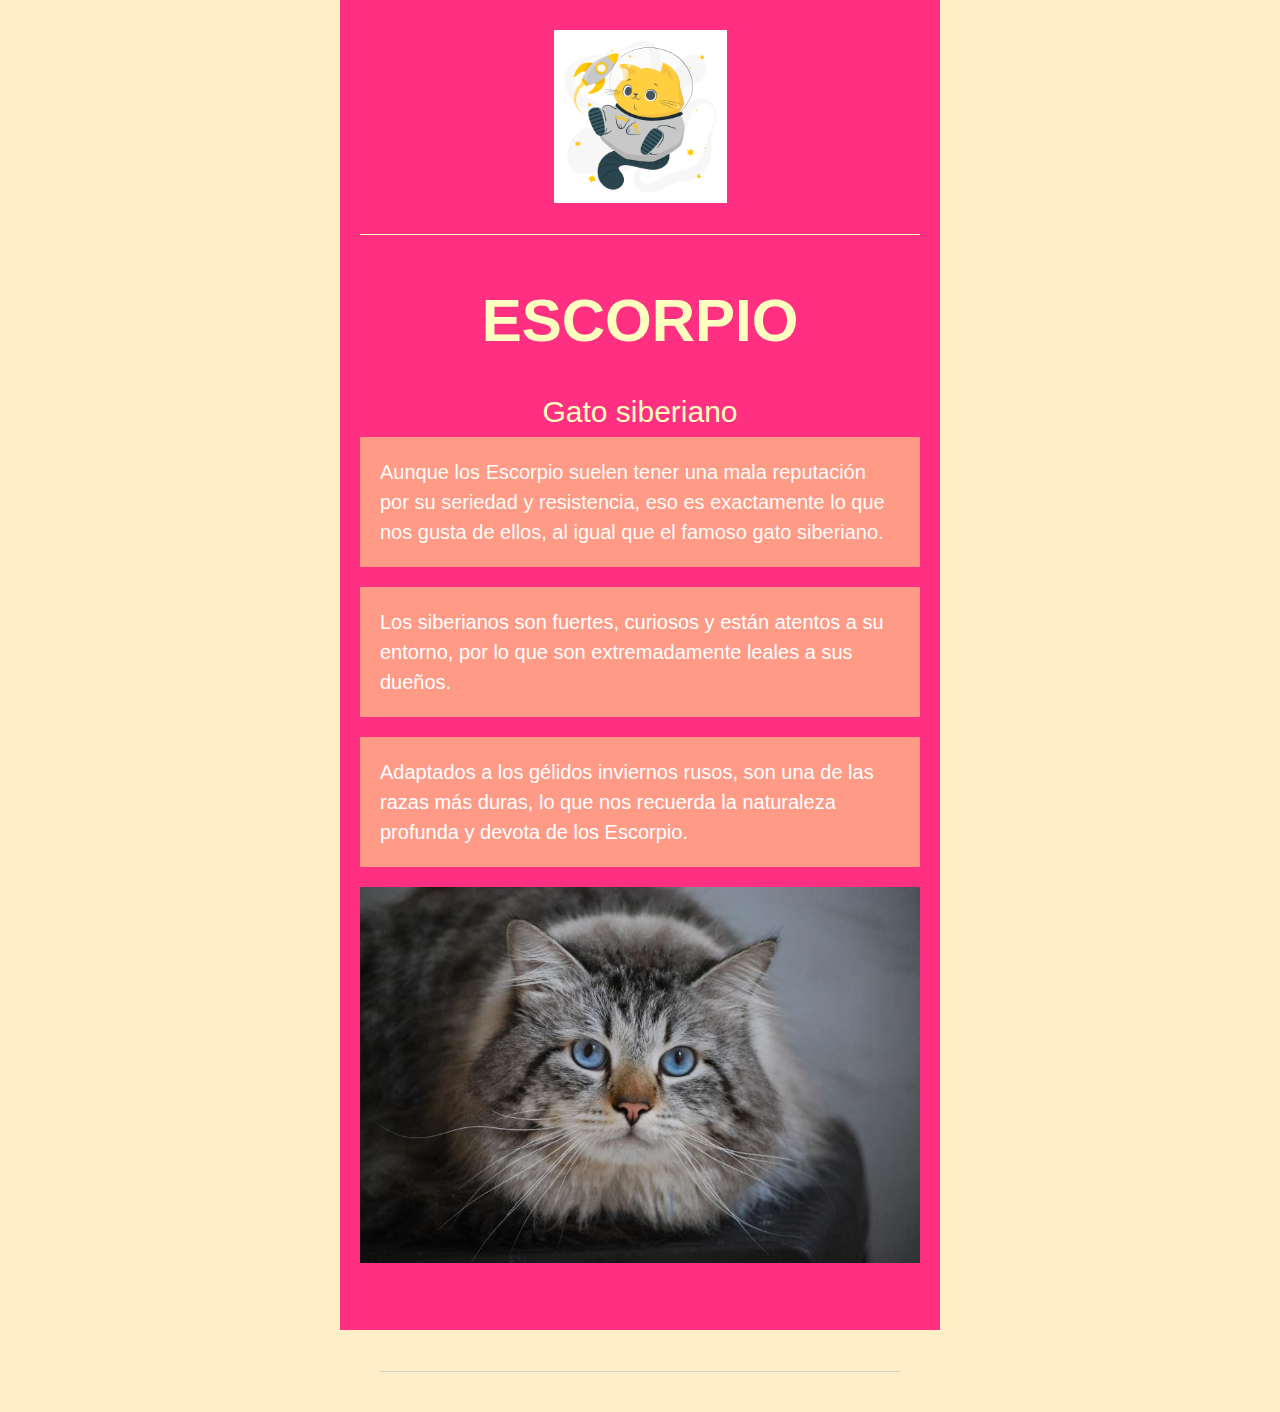
<file: GATITOS-main/GATITOS-main/plantilla-escorpio.html>
<!DOCTYPE html PUBLIC "-//W3C//DTD XHTML 1.0 Transitional//EN" "http://www.w3.org/TR/xhtml1/DTD/xhtml1-transitional.dtd">
<html xmlns="http://www.w3.org/1999/xhtml" xmlns:o="urn:schemas-microsoft-com:office:office">

<head>
    <meta charset="UTF-8">
    <meta content="width=device-width, initial-scale=1" name="viewport">
    <meta name="x-apple-disable-message-reformatting">
    <meta http-equiv="X-UA-Compatible" content="IE=edge">
    <meta content="telephone=no" name="format-detection">
    <title></title>
    <!--[if (mso 16)]>
    <style type="text/css">
    a {text-decoration: none;}
    </style>
    <![endif]-->
    <!--[if gte mso 9]><style>sup { font-size: 100% !important; }</style><![endif]-->
    <!--[if gte mso 9]>
<xml>
    <o:OfficeDocumentSettings>
    <o:AllowPNG></o:AllowPNG>
    <o:PixelsPerInch>96</o:PixelsPerInch>
    </o:OfficeDocumentSettings>
</xml>
<![endif]-->
    <!--[if !mso]><!-- -->
    <link href="css\plantilla-escorpio.css" rel="stylesheet">
    <!--<![endif]-->
</head>

<body>
    <div class="es-wrapper-color">
        <!--[if gte mso 9]>
			<v:background xmlns:v="urn:schemas-microsoft-com:vml" fill="t">
				<v:fill type="tile" color="#FFEEC8"></v:fill>
			</v:background>
		<![endif]-->
        <table class="es-wrapper" width="100%" cellspacing="0" cellpadding="0">
            <tbody>
                <tr>
                    <td class="esd-email-paddings" valign="top">
                        <table cellpadding="0" cellspacing="0" class="esd-header-popover es-header" align="center">
                            <tbody>
                                <tr>
                                    <td class="esd-stripe" align="center">
                                        <table bgcolor="#ff2f82" class="es-header-body" align="center" cellpadding="0" cellspacing="0" width="600" style="background-color: #ff2f82;">
                                            <tbody>
                                                <tr>
                                                    <td class="esd-structure es-p20t es-p20r es-p20l" align="left">
                                                        <table cellpadding="0" cellspacing="0" width="100%">
                                                            <tbody>
                                                                <tr>
                                                                    <td width="560" class="esd-container-frame" align="center" valign="top">
                                                                        <table cellpadding="0" cellspacing="0" width="100%">
                                                                            <tbody>
                                                                                <tr>
                                                                                    <td align="center" class="esd-block-image es-p10t es-p10b es-m-txt-c" style="font-size: 0px;"><a target="_blank" href="https://viewstripo.email"><img src="img/imagenes_GATITO_ASTRONAUTA.jpg" alt="Pagina de Gatitos" style="display: block;" title="Pagina de Gatitos" width="173"></a></td>
                                                                                </tr>
                                                                            </tbody>
                                                                        </table>
                                                                    </td>
                                                                </tr>
                                                            </tbody>
                                                        </table>
                                                    </td>
                                                </tr>
                                                <tr>
                                                    <td class="esd-structure" align="left">
                                                        <table cellpadding="0" cellspacing="0" width="100%">
                                                            <tbody>
                                                                <tr>
                                                                    <td width="600" class="esd-container-frame" align="center" valign="top">
                                                                        <table cellpadding="0" cellspacing="0" width="100%">
                                                                            <tbody>
                                                                                <tr>
                                                                                    <td align="center" class="esd-block-spacer es-p20" style="font-size:0">
                                                                                        <table border="0" width="100%" height="100%" cellpadding="0" cellspacing="0">
                                                                                            <tbody>
                                                                                                <tr>
                                                                                                    <td style="border-bottom: 1px solid #ffffbf; background: none; height: 1px; width: 100%; margin: 0px;"></td>
                                                                                                </tr>
                                                                                            </tbody>
                                                                                        </table>
                                                                                    </td>
                                                                                </tr>
                                                                            </tbody>
                                                                        </table>
                                                                    </td>
                                                                </tr>
                                                            </tbody>
                                                        </table>
                                                    </td>
                                                </tr>
                                            </tbody>
                                        </table>
                                    </td>
                                </tr>
                            </tbody>
                        </table>
                        <table class="es-content" cellspacing="0" cellpadding="0" align="center">
                            <tbody>
                                <tr>
                                    <td class="esd-stripe" align="center">
                                        <table class="es-content-body" style="background-color: #ff2f82;" width="600" cellspacing="0" cellpadding="0" bgcolor="#ff2f82" align="center">
                                            <tbody>
                                                <tr>
                                                    <td class="esd-structure es-p20t es-p20r es-p20l" align="left" bgcolor="#ff2f82" style="background-color: #ff2f82;">
                                                        <table cellpadding="0" cellspacing="0" width="100%">
                                                            <tbody>
                                                                <tr>
                                                                    <td width="560" class="esd-container-frame" align="center" valign="top">
                                                                        <table cellpadding="0" cellspacing="0" width="100%">
                                                                            <tbody>
                                                                                <tr>
                                                                                    <td align="left" class="esd-block-text es-p10t es-p10b">
                                                                                        <h1 style="text-align: center; font-size: 60px; color: #ffffbf;"><b>ESCORPIO</b></h1>
                                                                                    </td>
                                                                                </tr>
                                                                            </tbody>
                                                                        </table>
                                                                    </td>
                                                                </tr>
                                                            </tbody>
                                                        </table>
                                                    </td>
                                                </tr>
                                                <tr>
                                                    <td class="esd-structure es-p20t es-p20r es-p20l" align="left">
                                                        <table cellpadding="0" cellspacing="0" width="100%">
                                                            <tbody>
                                                                <tr>
                                                                    <td width="560" class="esd-container-frame" align="center" valign="top">
                                                                        <table cellpadding="0" cellspacing="0" width="100%" bgcolor="#262626" style="background-color: #262626; border-radius: 5px; border-collapse: separate;">
                                                                            <tbody>
                                                                                <tr>
                                                                                    <td align="left" class="esd-block-text es-p10" bgcolor="#ff2f82">
                                                                                        <h1 style="text-align: center; color: #ffffbf; line-height: 100%;">Gato siberiano</h1>
                                                                                    </td>
                                                                                </tr>
                                                                                <tr>
                                                                                    <td align="left" class="esd-block-text es-p20" bgcolor="#ff9a87">
                                                                                        <h3 style="color: #fefcf7; line-height: 150%;">Aunque los Escorpio suelen tener una mala reputación por su seriedad y resistencia, eso es exactamente lo que nos gusta de ellos, al igual que el famoso gato siberiano. </h3>
                                                                                    </td>
                                                                                </tr>
                                                                            </tbody>
                                                                        </table>
                                                                    </td>
                                                                </tr>
                                                            </tbody>
                                                        </table>
                                                    </td>
                                                </tr>
                                                <tr>
                                                    <td class="esd-structure es-p20t es-p20r es-p20l" align="left">
                                                        <table cellpadding="0" cellspacing="0" width="100%">
                                                            <tbody>
                                                                <tr>
                                                                    <td width="560" class="esd-container-frame" align="center" valign="top">
                                                                        <table cellpadding="0" cellspacing="0" width="100%" bgcolor="#262626" style="background-color: #262626; border-radius: 5px; border-collapse: separate;">
                                                                            <tbody>
                                                                                <tr>
                                                                                    <td align="left" class="esd-block-text es-p20" esd-links-color="#ffeec8" esd-links-underline="none" bgcolor="#ff9a87">
                                                                                        <p style="font-size: 20px;">Los siberianos son fuertes, curiosos y están atentos a su entorno, por lo que son extremadamente leales a sus dueños. </p>
                                                                                    </td>
                                                                                </tr>
                                                                            </tbody>
                                                                        </table>
                                                                    </td>
                                                                </tr>
                                                            </tbody>
                                                        </table>
                                                    </td>
                                                </tr>
                                                <tr>
                                                    <td class="esd-structure es-p20t es-p20r es-p20l" align="left" bgcolor="#ff2f82" style="background-color: #ff2f82;">
                                                        <table cellpadding="0" cellspacing="0" width="100%">
                                                            <tbody>
                                                                <tr>
                                                                    <td width="560" class="esd-container-frame" align="center" valign="top">
                                                                        <table cellpadding="0" cellspacing="0" width="100%" bgcolor="#262626" style="background-color: #262626; border-radius: 5px; border-collapse: separate;">
                                                                            <tbody>
                                                                                <tr>
                                                                                    <td align="left" class="esd-block-text es-p20" esd-links-color="#ffeec8" esd-links-underline="none" bgcolor="#ff9a87">
                                                                                        <p style="font-size: 20px;">Adaptados a los gélidos inviernos rusos, son una de las razas más duras, lo que nos recuerda la naturaleza profunda y devota de los Escorpio. </p>
                                                                                    </td>
                                                                                </tr>
                                                                            </tbody>
                                                                        </table>
                                                                    </td>
                                                                </tr>
                                                            </tbody>
                                                        </table>
                                                    </td>
                                                </tr>
                                                <tr>
                                                    <td class="esd-structure es-p20t es-p20r es-p20l" align="left" bgcolor="#ff2f82" style="background-color: #ff2f82;">
                                                        <table cellpadding="0" cellspacing="0" width="100%">
                                                            <tbody>
                                                                <tr>
                                                                    <td width="560" class="esd-container-frame" align="center" valign="top">
                                                                        <table cellpadding="0" cellspacing="0" width="100%">
                                                                            <tbody>
                                                                                <tr>
                                                                                    <td align="center" class="esd-block-image" style="font-size: 0px;"><a target="_blank"><img class="adapt-img" src="img/img_gato-siberiano.jpg" alt style="display: block;" width="560"></a></td>
                                                                                </tr>
                                                                            </tbody>
                                                                        </table>
                                                                    </td>
                                                                </tr>
                                                            </tbody>
                                                        </table>
                                                    </td>
                                                </tr>
                                                <tr>
                                                    <td class="esd-structure es-p20" align="left" bgcolor="#ff2f82" style="background-color: #ff2f82;">
                                                        <table cellpadding="0" cellspacing="0" width="100%">
                                                            <tbody>
                                                                <tr>
                                                                    <td width="560" class="esd-container-frame" align="center" valign="top">
                                                                        <table cellpadding="0" cellspacing="0" width="100%">
                                                                            <tbody>
                                                                                <tr>
                                                                                    <td align="left" class="esd-block-text">
                                                                                        <p style="color: #ff2f82;">Texto</p>
                                                                                    </td>
                                                                                </tr>
                                                                            </tbody>
                                                                        </table>
                                                                    </td>
                                                                </tr>
                                                            </tbody>
                                                        </table>
                                                    </td>
                                                </tr>
                                            </tbody>
                                        </table>
                                    </td>
                                </tr>
                            </tbody>
                        </table>
                        <table cellpadding="0" cellspacing="0" class="esd-footer-popover es-footer" align="center">
                            <tbody>
                                <tr>
                                    <td class="esd-stripe" align="center">
                                        <table bgcolor="#ffffff" class="es-footer-body" align="center" cellpadding="0" cellspacing="0" width="600">
                                            <tbody>
                                                <tr>
                                                    <td class="esd-structure es-p20" align="left">
                                                        <table cellpadding="0" cellspacing="0" width="100%">
                                                            <tbody>
                                                                <tr>
                                                                    <td width="560" class="esd-container-frame" align="center" valign="top">
                                                                        <table cellpadding="0" cellspacing="0" width="100%">
                                                                            <tbody>
                                                                                <tr>
                                                                                    <td align="center" class="esd-block-spacer es-p20" style="font-size:0">
                                                                                        <table border="0" width="100%" height="100%" cellpadding="0" cellspacing="0">
                                                                                            <tbody>
                                                                                                <tr>
                                                                                                    <td style="border-bottom: 1px solid #cccccc; background: unset; height:1px; width:100%; margin:0px 0px 0px 0px;"></td>
                                                                                                </tr>
                                                                                            </tbody>
                                                                                        </table>
                                                                                    </td>
                                                                                </tr>
                                                                            </tbody>
                                                                        </table>
                                                                    </td>
                                                                </tr>
                                                            </tbody>
                                                        </table>
                                                    </td>
                                                </tr>
                                            </tbody>
                                        </table>
                                    </td>
                                </tr>
                            </tbody>
                        </table>
                    </td>
                </tr>
            </tbody>
        </table>
    </div>
</body>

</html>
</file>
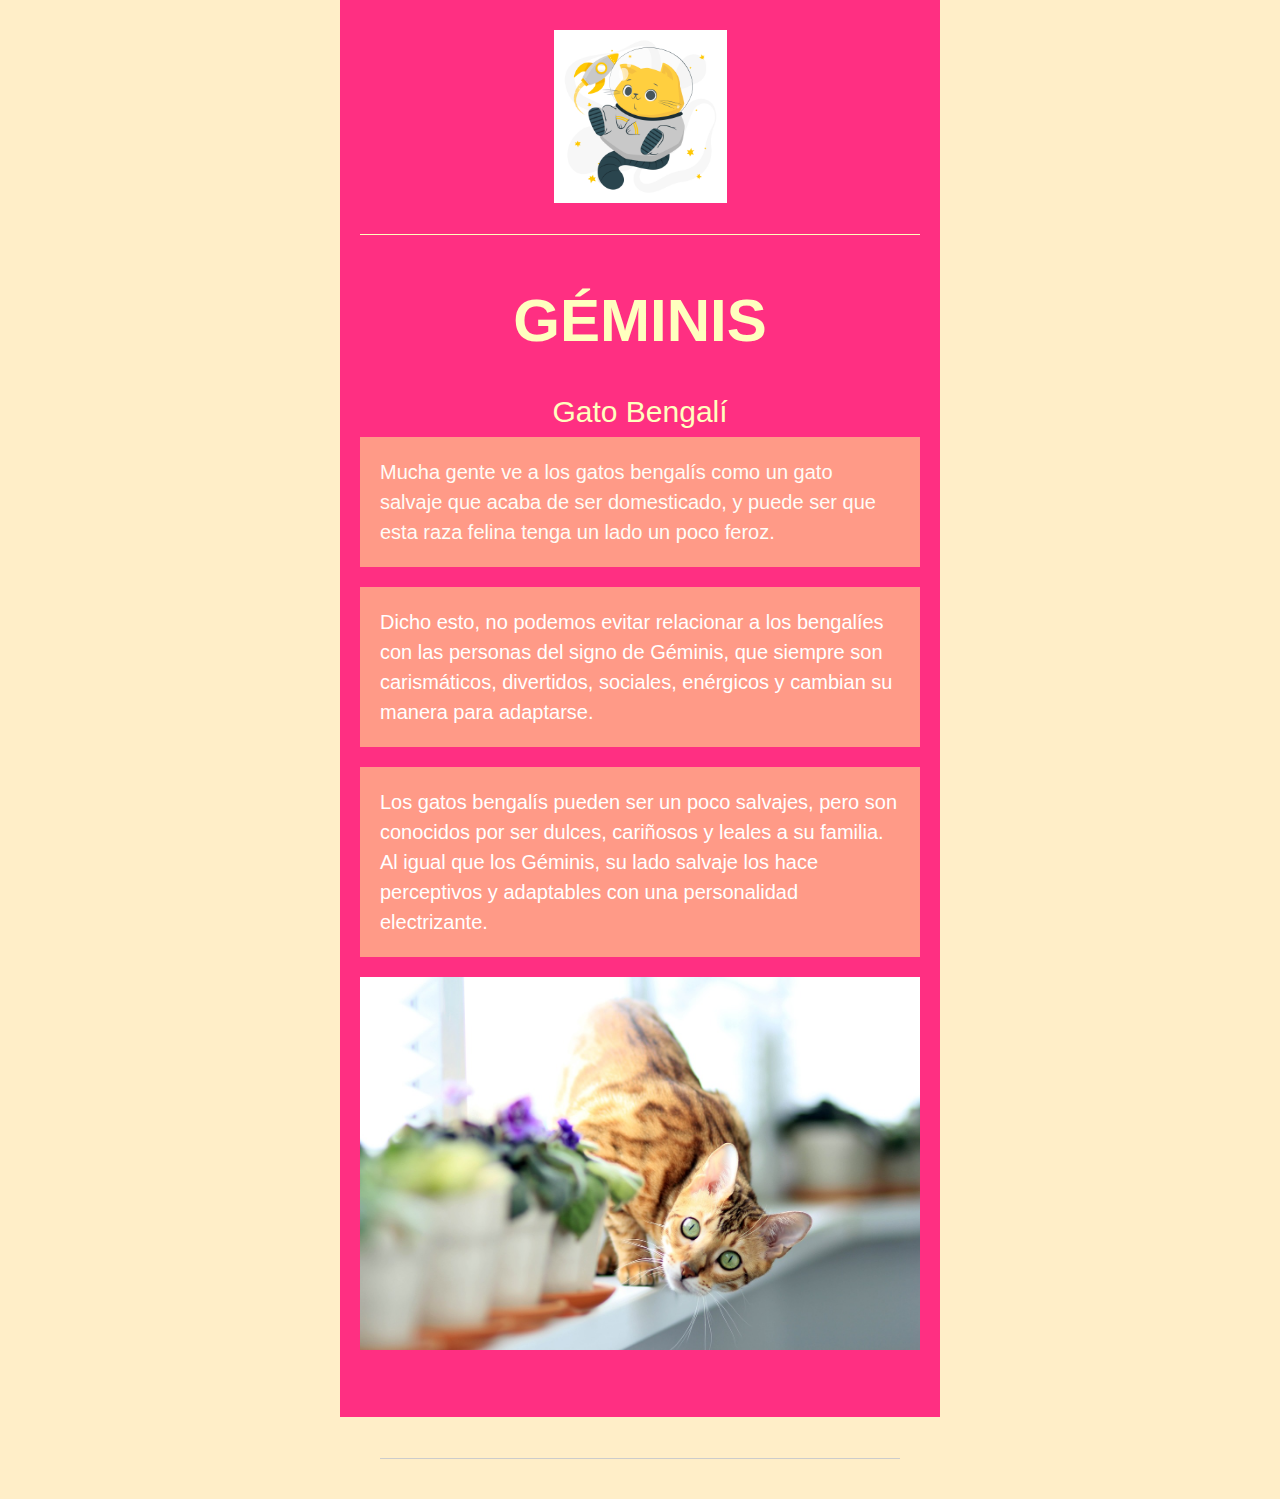
<file: GATITOS-main/GATITOS-main/plantilla-geminis.html>
<!DOCTYPE html PUBLIC "-//W3C//DTD XHTML 1.0 Transitional//EN" "http://www.w3.org/TR/xhtml1/DTD/xhtml1-transitional.dtd">
<html xmlns="http://www.w3.org/1999/xhtml" xmlns:o="urn:schemas-microsoft-com:office:office">

<head>
    <meta charset="UTF-8">
    <meta content="width=device-width, initial-scale=1" name="viewport">
    <meta name="x-apple-disable-message-reformatting">
    <meta http-equiv="X-UA-Compatible" content="IE=edge">
    <meta content="telephone=no" name="format-detection">
    <title></title>
    <!--[if (mso 16)]>
    <style type="text/css">
    a {text-decoration: none;}
    </style>
    <![endif]-->
    <!--[if gte mso 9]><style>sup { font-size: 100% !important; }</style><![endif]-->
    <!--[if gte mso 9]>
<xml>
    <o:OfficeDocumentSettings>
    <o:AllowPNG></o:AllowPNG>
    <o:PixelsPerInch>96</o:PixelsPerInch>
    </o:OfficeDocumentSettings>
</xml>
<![endif]-->
    <!--[if !mso]><!-- -->
    <link href="css\plantilla-geminis.css" rel="stylesheet">
    <!--<![endif]-->
</head>

<body>
    <div class="es-wrapper-color">
        <!--[if gte mso 9]>
			<v:background xmlns:v="urn:schemas-microsoft-com:vml" fill="t">
				<v:fill type="tile" color="#FFEEC8"></v:fill>
			</v:background>
		<![endif]-->
        <table class="es-wrapper" width="100%" cellspacing="0" cellpadding="0">
            <tbody>
                <tr>
                    <td class="esd-email-paddings" valign="top">
                        <table cellpadding="0" cellspacing="0" class="esd-header-popover es-header" align="center">
                            <tbody>
                                <tr>
                                    <td class="esd-stripe" align="center">
                                        <table bgcolor="#ff2f82" class="es-header-body" align="center" cellpadding="0" cellspacing="0" width="600" style="background-color: #ff2f82;">
                                            <tbody>
                                                <tr>
                                                    <td class="esd-structure es-p20t es-p20r es-p20l" align="left">
                                                        <table cellpadding="0" cellspacing="0" width="100%">
                                                            <tbody>
                                                                <tr>
                                                                    <td width="560" class="esd-container-frame" align="center" valign="top">
                                                                        <table cellpadding="0" cellspacing="0" width="100%">
                                                                            <tbody>
                                                                                <tr>
                                                                                    <td align="center" class="esd-block-image es-p10t es-p10b es-m-txt-c" style="font-size: 0px;"><a target="_blank" href="https://viewstripo.email"><img src="img\imagenes_GATITO_ASTRONAUTA.jpg" alt="Pagina de Gatitos" style="display: block;" title="Pagina de Gatitos" width="173"></a></td>
                                                                                </tr>
                                                                            </tbody>
                                                                        </table>
                                                                    </td>
                                                                </tr>
                                                            </tbody>
                                                        </table>
                                                    </td>
                                                </tr>
                                                <tr>
                                                    <td class="esd-structure" align="left">
                                                        <table cellpadding="0" cellspacing="0" width="100%">
                                                            <tbody>
                                                                <tr>
                                                                    <td width="600" class="esd-container-frame" align="center" valign="top">
                                                                        <table cellpadding="0" cellspacing="0" width="100%">
                                                                            <tbody>
                                                                                <tr>
                                                                                    <td align="center" class="esd-block-spacer es-p20" style="font-size:0">
                                                                                        <table border="0" width="100%" height="100%" cellpadding="0" cellspacing="0">
                                                                                            <tbody>
                                                                                                <tr>
                                                                                                    <td style="border-bottom: 1px solid #ffffbf; background: none; height: 1px; width: 100%; margin: 0px;"></td>
                                                                                                </tr>
                                                                                            </tbody>
                                                                                        </table>
                                                                                    </td>
                                                                                </tr>
                                                                            </tbody>
                                                                        </table>
                                                                    </td>
                                                                </tr>
                                                            </tbody>
                                                        </table>
                                                    </td>
                                                </tr>
                                            </tbody>
                                        </table>
                                    </td>
                                </tr>
                            </tbody>
                        </table>
                        <table class="es-content" cellspacing="0" cellpadding="0" align="center">
                            <tbody>
                                <tr>
                                    <td class="esd-stripe" align="center">
                                        <table class="es-content-body" style="background-color: #ff2f82;" width="600" cellspacing="0" cellpadding="0" bgcolor="#ff2f82" align="center">
                                            <tbody>
                                                <tr>
                                                    <td class="esd-structure es-p20t es-p20r es-p20l" align="left" bgcolor="#ff2f82" style="background-color: #ff2f82;">
                                                        <table cellpadding="0" cellspacing="0" width="100%">
                                                            <tbody>
                                                                <tr>
                                                                    <td width="560" class="esd-container-frame" align="center" valign="top">
                                                                        <table cellpadding="0" cellspacing="0" width="100%">
                                                                            <tbody>
                                                                                <tr>
                                                                                    <td align="left" class="esd-block-text es-p10t es-p10b">
                                                                                        <h1 style="text-align: center; font-size: 60px; color: #ffffbf;"><b>GÉMINIS</b></h1>
                                                                                    </td>
                                                                                </tr>
                                                                            </tbody>
                                                                        </table>
                                                                    </td>
                                                                </tr>
                                                            </tbody>
                                                        </table>
                                                    </td>
                                                </tr>
                                                <tr>
                                                    <td class="esd-structure es-p20t es-p20r es-p20l" align="left">
                                                        <table cellpadding="0" cellspacing="0" width="100%">
                                                            <tbody>
                                                                <tr>
                                                                    <td width="560" class="esd-container-frame" align="center" valign="top">
                                                                        <table cellpadding="0" cellspacing="0" width="100%" bgcolor="#262626" style="background-color: #262626; border-radius: 5px; border-collapse: separate;">
                                                                            <tbody>
                                                                                <tr>
                                                                                    <td align="left" class="esd-block-text es-p10" bgcolor="#ff2f82">
                                                                                        <h1 style="text-align: center; color: #ffffbf; line-height: 100%;">Gato Bengalí</h1>
                                                                                    </td>
                                                                                </tr>
                                                                                <tr>
                                                                                    <td align="left" class="esd-block-text es-p20" bgcolor="#ff9a87">
                                                                                        <h3 style="color: #fefcf7; line-height: 150%;">Mucha gente ve a los gatos bengalís como un gato salvaje que acaba de ser domesticado, y puede ser que esta raza felina tenga un lado un poco feroz. </h3>
                                                                                    </td>
                                                                                </tr>
                                                                            </tbody>
                                                                        </table>
                                                                    </td>
                                                                </tr>
                                                            </tbody>
                                                        </table>
                                                    </td>
                                                </tr>
                                                <tr>
                                                    <td class="esd-structure es-p20t es-p20r es-p20l" align="left">
                                                        <table cellpadding="0" cellspacing="0" width="100%">
                                                            <tbody>
                                                                <tr>
                                                                    <td width="560" class="esd-container-frame" align="center" valign="top">
                                                                        <table cellpadding="0" cellspacing="0" width="100%" bgcolor="#262626" style="background-color: #262626; border-radius: 5px; border-collapse: separate;">
                                                                            <tbody>
                                                                                <tr>
                                                                                    <td align="left" class="esd-block-text es-p20" esd-links-color="#ffeec8" esd-links-underline="none" bgcolor="#ff9a87">
                                                                                        <p style="font-size: 20px;">Dicho esto, no podemos evitar relacionar a los bengalíes con las personas del signo de Géminis, que siempre son carismáticos, divertidos, sociales, enérgicos y cambian su manera para adaptarse. </p>
                                                                                    </td>
                                                                                </tr>
                                                                            </tbody>
                                                                        </table>
                                                                    </td>
                                                                </tr>
                                                            </tbody>
                                                        </table>
                                                    </td>
                                                </tr>
                                                <tr>
                                                    <td class="esd-structure es-p20t es-p20r es-p20l" align="left" bgcolor="#ff2f82" style="background-color: #ff2f82;">
                                                        <table cellpadding="0" cellspacing="0" width="100%">
                                                            <tbody>
                                                                <tr>
                                                                    <td width="560" class="esd-container-frame" align="center" valign="top">
                                                                        <table cellpadding="0" cellspacing="0" width="100%" bgcolor="#262626" style="background-color: #262626; border-radius: 5px; border-collapse: separate;">
                                                                            <tbody>
                                                                                <tr>
                                                                                    <td align="left" class="esd-block-text es-p20" esd-links-color="#ffeec8" esd-links-underline="none" bgcolor="#ff9a87">
                                                                                        <p style="font-size: 20px;">Los gatos bengalís pueden ser un poco salvajes, pero son conocidos por ser dulces, cariñosos y leales a su familia. Al igual que los Géminis, su lado salvaje los hace perceptivos y adaptables con una personalidad electrizante. </p>
                                                                                    </td>
                                                                                </tr>
                                                                            </tbody>
                                                                        </table>
                                                                    </td>
                                                                </tr>
                                                            </tbody>
                                                        </table>
                                                    </td>
                                                </tr>
                                                <tr>
                                                    <td class="esd-structure es-p20t es-p20r es-p20l" align="left" bgcolor="#ff2f82" style="background-color: #ff2f82;">
                                                        <table cellpadding="0" cellspacing="0" width="100%">
                                                            <tbody>
                                                                <tr>
                                                                    <td width="560" class="esd-container-frame" align="center" valign="top">
                                                                        <table cellpadding="0" cellspacing="0" width="100%">
                                                                            <tbody>
                                                                                <tr>
                                                                                    <td align="center" class="esd-block-image" style="font-size: 0px;"><a target="_blank"><img class="adapt-img" src="img/img_gato-bengalí.jpg" alt style="display: block;" width="560"></a></td>
                                                                                </tr>
                                                                            </tbody>
                                                                        </table>
                                                                    </td>
                                                                </tr>
                                                            </tbody>
                                                        </table>
                                                    </td>
                                                </tr>
                                                <tr>
                                                    <td class="esd-structure es-p20" align="left" bgcolor="#ff2f82" style="background-color: #ff2f82;">
                                                        <table cellpadding="0" cellspacing="0" width="100%">
                                                            <tbody>
                                                                <tr>
                                                                    <td width="560" class="esd-container-frame" align="center" valign="top">
                                                                        <table cellpadding="0" cellspacing="0" width="100%">
                                                                            <tbody>
                                                                                <tr>
                                                                                    <td align="left" class="esd-block-text">
                                                                                        <p style="color: #ff2f82;">Texto</p>
                                                                                    </td>
                                                                                </tr>
                                                                            </tbody>
                                                                        </table>
                                                                    </td>
                                                                </tr>
                                                            </tbody>
                                                        </table>
                                                    </td>
                                                </tr>
                                            </tbody>
                                        </table>
                                    </td>
                                </tr>
                            </tbody>
                        </table>
                        <table cellpadding="0" cellspacing="0" class="esd-footer-popover es-footer" align="center">
                            <tbody>
                                <tr>
                                    <td class="esd-stripe" align="center">
                                        <table bgcolor="#ffffff" class="es-footer-body" align="center" cellpadding="0" cellspacing="0" width="600">
                                            <tbody>
                                                <tr>
                                                    <td class="esd-structure es-p20" align="left">
                                                        <table cellpadding="0" cellspacing="0" width="100%">
                                                            <tbody>
                                                                <tr>
                                                                    <td width="560" class="esd-container-frame" align="center" valign="top">
                                                                        <table cellpadding="0" cellspacing="0" width="100%">
                                                                            <tbody>
                                                                                <tr>
                                                                                    <td align="center" class="esd-block-spacer es-p20" style="font-size:0">
                                                                                        <table border="0" width="100%" height="100%" cellpadding="0" cellspacing="0">
                                                                                            <tbody>
                                                                                                <tr>
                                                                                                    <td style="border-bottom: 1px solid #cccccc; background: unset; height:1px; width:100%; margin:0px 0px 0px 0px;"></td>
                                                                                                </tr>
                                                                                            </tbody>
                                                                                        </table>
                                                                                    </td>
                                                                                </tr>
                                                                            </tbody>
                                                                        </table>
                                                                    </td>
                                                                </tr>
                                                            </tbody>
                                                        </table>
                                                    </td>
                                                </tr>
                                            </tbody>
                                        </table>
                                    </td>
                                </tr>
                            </tbody>
                        </table>
                    </td>
                </tr>
            </tbody>
        </table>
    </div>
</body>

</html>
</file>
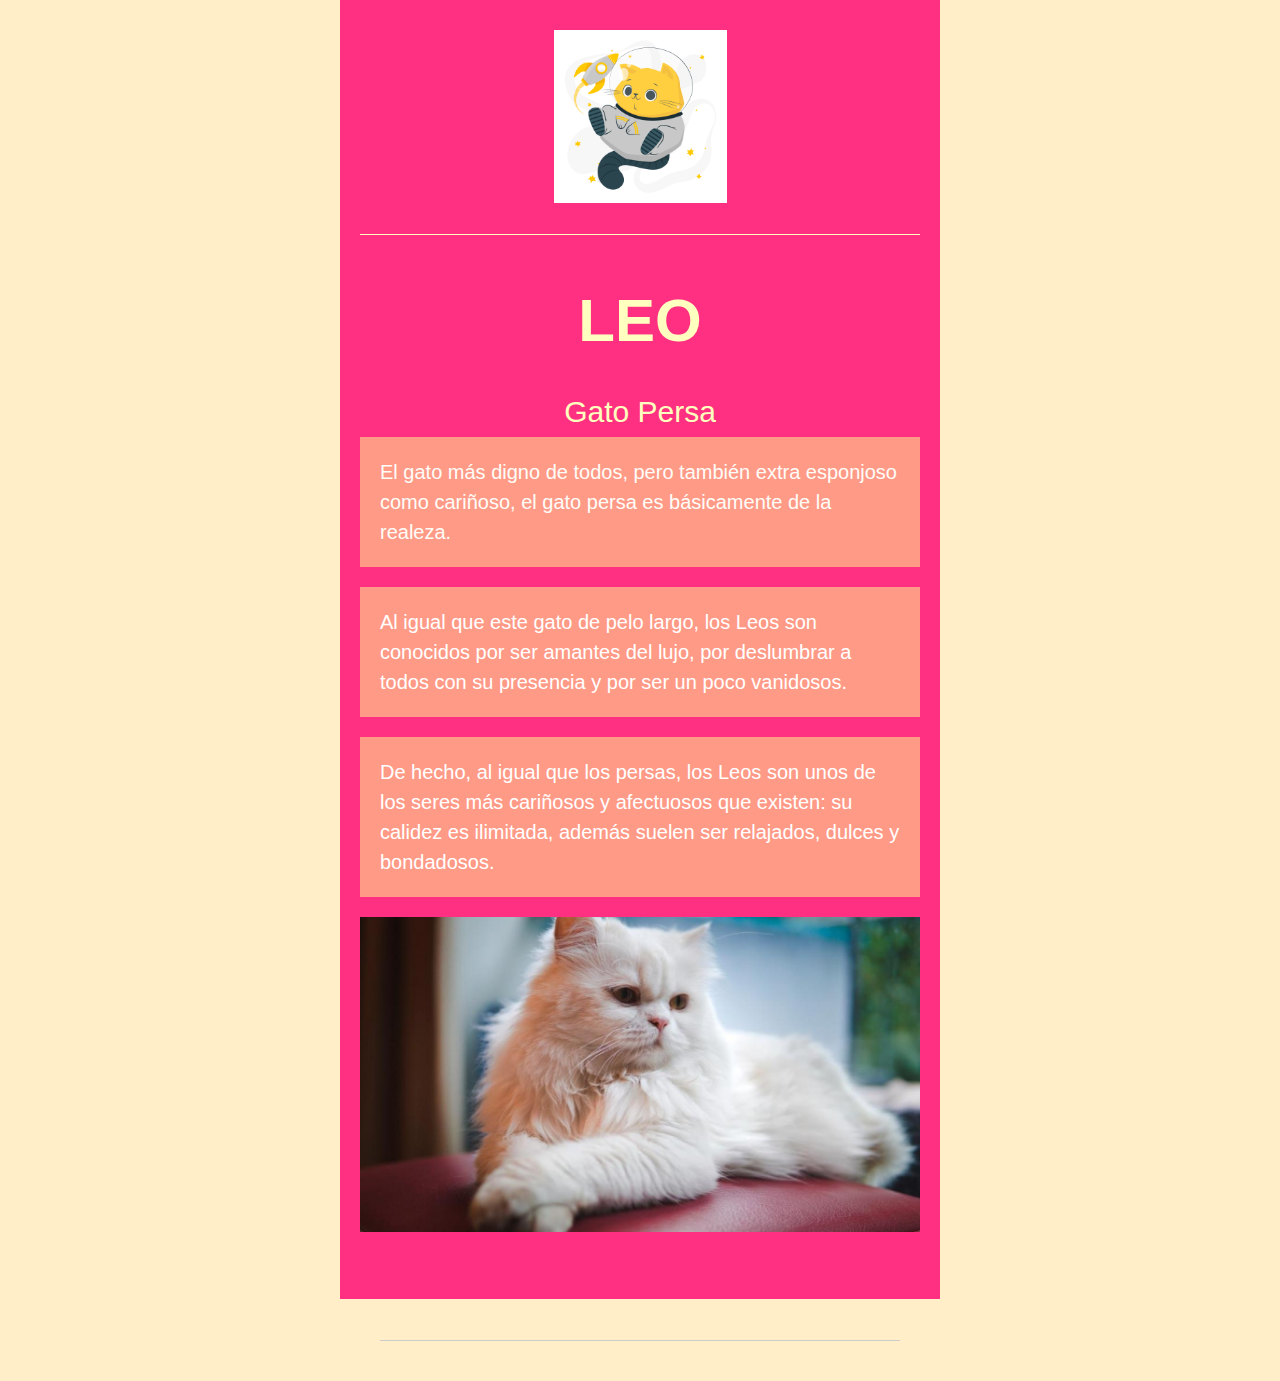
<file: GATITOS-main/GATITOS-main/plantilla-leo.html>
<!DOCTYPE html PUBLIC "-//W3C//DTD XHTML 1.0 Transitional//EN" "http://www.w3.org/TR/xhtml1/DTD/xhtml1-transitional.dtd">
<html xmlns="http://www.w3.org/1999/xhtml" xmlns:o="urn:schemas-microsoft-com:office:office">

<head>
    <meta charset="UTF-8">
    <meta content="width=device-width, initial-scale=1" name="viewport">
    <meta name="x-apple-disable-message-reformatting">
    <meta http-equiv="X-UA-Compatible" content="IE=edge">
    <meta content="telephone=no" name="format-detection">
    <title></title>
    <!--[if (mso 16)]>
    <style type="text/css">
    a {text-decoration: none;}
    </style>
    <![endif]-->
    <!--[if gte mso 9]><style>sup { font-size: 100% !important; }</style><![endif]-->
    <!--[if gte mso 9]>
<xml>
    <o:OfficeDocumentSettings>
    <o:AllowPNG></o:AllowPNG>
    <o:PixelsPerInch>96</o:PixelsPerInch>
    </o:OfficeDocumentSettings>
</xml>
<![endif]-->
    <!--[if !mso]><!-- -->
    <link href="css\plantilla-leo.css" rel="stylesheet">
    <!--<![endif]-->
</head>

<body>
    <div class="es-wrapper-color">
        <!--[if gte mso 9]>
			<v:background xmlns:v="urn:schemas-microsoft-com:vml" fill="t">
				<v:fill type="tile" color="#FFEEC8"></v:fill>
			</v:background>
		<![endif]-->
        <table class="es-wrapper" width="100%" cellspacing="0" cellpadding="0">
            <tbody>
                <tr>
                    <td class="esd-email-paddings" valign="top">
                        <table cellpadding="0" cellspacing="0" class="esd-header-popover es-header" align="center">
                            <tbody>
                                <tr>
                                    <td class="esd-stripe" align="center">
                                        <table bgcolor="#ff2f82" class="es-header-body" align="center" cellpadding="0" cellspacing="0" width="600" style="background-color: #ff2f82;">
                                            <tbody>
                                                <tr>
                                                    <td class="esd-structure es-p20t es-p20r es-p20l" align="left">
                                                        <table cellpadding="0" cellspacing="0" width="100%">
                                                            <tbody>
                                                                <tr>
                                                                    <td width="560" class="esd-container-frame" align="center" valign="top">
                                                                        <table cellpadding="0" cellspacing="0" width="100%">
                                                                            <tbody>
                                                                                <tr>
                                                                                    <td align="center" class="esd-block-image es-p10t es-p10b es-m-txt-c" style="font-size: 0px;"><a target="_blank" href="https://viewstripo.email"><img src="img/imagenes_GATITO_ASTRONAUTA.jpg" alt="Pagina de Gatitos" style="display: block;" title="Pagina de Gatitos" width="173"></a></td>
                                                                                </tr>
                                                                            </tbody>
                                                                        </table>
                                                                    </td>
                                                                </tr>
                                                            </tbody>
                                                        </table>
                                                    </td>
                                                </tr>
                                                <tr>
                                                    <td class="esd-structure" align="left">
                                                        <table cellpadding="0" cellspacing="0" width="100%">
                                                            <tbody>
                                                                <tr>
                                                                    <td width="600" class="esd-container-frame" align="center" valign="top">
                                                                        <table cellpadding="0" cellspacing="0" width="100%">
                                                                            <tbody>
                                                                                <tr>
                                                                                    <td align="center" class="esd-block-spacer es-p20" style="font-size:0">
                                                                                        <table border="0" width="100%" height="100%" cellpadding="0" cellspacing="0">
                                                                                            <tbody>
                                                                                                <tr>
                                                                                                    <td style="border-bottom: 1px solid #ffffbf; background: none; height: 1px; width: 100%; margin: 0px;"></td>
                                                                                                </tr>
                                                                                            </tbody>
                                                                                        </table>
                                                                                    </td>
                                                                                </tr>
                                                                            </tbody>
                                                                        </table>
                                                                    </td>
                                                                </tr>
                                                            </tbody>
                                                        </table>
                                                    </td>
                                                </tr>
                                            </tbody>
                                        </table>
                                    </td>
                                </tr>
                            </tbody>
                        </table>
                        <table class="es-content" cellspacing="0" cellpadding="0" align="center">
                            <tbody>
                                <tr>
                                    <td class="esd-stripe" align="center">
                                        <table class="es-content-body" style="background-color: #ff2f82;" width="600" cellspacing="0" cellpadding="0" bgcolor="#ff2f82" align="center">
                                            <tbody>
                                                <tr>
                                                    <td class="esd-structure es-p20t es-p20r es-p20l" align="left" bgcolor="#ff2f82" style="background-color: #ff2f82;">
                                                        <table cellpadding="0" cellspacing="0" width="100%">
                                                            <tbody>
                                                                <tr>
                                                                    <td width="560" class="esd-container-frame" align="center" valign="top">
                                                                        <table cellpadding="0" cellspacing="0" width="100%">
                                                                            <tbody>
                                                                                <tr>
                                                                                    <td align="left" class="esd-block-text es-p10t es-p10b">
                                                                                        <h1 style="text-align: center; font-size: 60px; color: #ffffbf;"><b>LEO</b></h1>
                                                                                    </td>
                                                                                </tr>
                                                                            </tbody>
                                                                        </table>
                                                                    </td>
                                                                </tr>
                                                            </tbody>
                                                        </table>
                                                    </td>
                                                </tr>
                                                <tr>
                                                    <td class="esd-structure es-p20t es-p20r es-p20l" align="left">
                                                        <table cellpadding="0" cellspacing="0" width="100%">
                                                            <tbody>
                                                                <tr>
                                                                    <td width="560" class="esd-container-frame" align="center" valign="top">
                                                                        <table cellpadding="0" cellspacing="0" width="100%" bgcolor="#262626" style="background-color: #262626; border-radius: 5px; border-collapse: separate;">
                                                                            <tbody>
                                                                                <tr>
                                                                                    <td align="left" class="esd-block-text es-p10" bgcolor="#ff2f82">
                                                                                        <h1 style="text-align: center; color: #ffffbf; line-height: 100%;">Gato Persa</h1>
                                                                                    </td>
                                                                                </tr>
                                                                                <tr>
                                                                                    <td align="left" class="esd-block-text es-p20" bgcolor="#ff9a87">
                                                                                        <h3 style="color: #fefcf7; line-height: 150%;">El gato más digno de todos, pero también extra esponjoso como cariñoso, el gato persa es básicamente de la realeza. </h3>
                                                                                    </td>
                                                                                </tr>
                                                                            </tbody>
                                                                        </table>
                                                                    </td>
                                                                </tr>
                                                            </tbody>
                                                        </table>
                                                    </td>
                                                </tr>
                                                <tr>
                                                    <td class="esd-structure es-p20t es-p20r es-p20l" align="left">
                                                        <table cellpadding="0" cellspacing="0" width="100%">
                                                            <tbody>
                                                                <tr>
                                                                    <td width="560" class="esd-container-frame" align="center" valign="top">
                                                                        <table cellpadding="0" cellspacing="0" width="100%" bgcolor="#262626" style="background-color: #262626; border-radius: 5px; border-collapse: separate;">
                                                                            <tbody>
                                                                                <tr>
                                                                                    <td align="left" class="esd-block-text es-p20" esd-links-color="#ffeec8" esd-links-underline="none" bgcolor="#ff9a87">
                                                                                        <p style="font-size: 20px;">Al igual que este gato de pelo largo, los Leos son conocidos por ser amantes del lujo, por deslumbrar a todos con su presencia y por ser un poco vanidosos. </p>
                                                                                    </td>
                                                                                </tr>
                                                                            </tbody>
                                                                        </table>
                                                                    </td>
                                                                </tr>
                                                            </tbody>
                                                        </table>
                                                    </td>
                                                </tr>
                                                <tr>
                                                    <td class="esd-structure es-p20t es-p20r es-p20l" align="left" bgcolor="#ff2f82" style="background-color: #ff2f82;">
                                                        <table cellpadding="0" cellspacing="0" width="100%">
                                                            <tbody>
                                                                <tr>
                                                                    <td width="560" class="esd-container-frame" align="center" valign="top">
                                                                        <table cellpadding="0" cellspacing="0" width="100%" bgcolor="#262626" style="background-color: #262626; border-radius: 5px; border-collapse: separate;">
                                                                            <tbody>
                                                                                <tr>
                                                                                    <td align="left" class="esd-block-text es-p20" esd-links-color="#ffeec8" esd-links-underline="none" bgcolor="#ff9a87">
                                                                                        <p style="font-size: 20px;">De hecho, al igual que los persas, los Leos son unos de los seres más cariñosos y afectuosos que existen: su calidez es ilimitada, además suelen ser relajados, dulces y bondadosos. </p>
                                                                                    </td>
                                                                                </tr>
                                                                            </tbody>
                                                                        </table>
                                                                    </td>
                                                                </tr>
                                                            </tbody>
                                                        </table>
                                                    </td>
                                                </tr>
                                                <tr>
                                                    <td class="esd-structure es-p20t es-p20r es-p20l" align="left" bgcolor="#ff2f82" style="background-color: #ff2f82;">
                                                        <table cellpadding="0" cellspacing="0" width="100%">
                                                            <tbody>
                                                                <tr>
                                                                    <td width="560" class="esd-container-frame" align="center" valign="top">
                                                                        <table cellpadding="0" cellspacing="0" width="100%">
                                                                            <tbody>
                                                                                <tr>
                                                                                    <td align="center" class="esd-block-image" style="font-size: 0px;"><a target="_blank"><img class="adapt-img" src="img/img_gato-persa.jpg" alt style="display: block;" width="560"></a></td>
                                                                                </tr>
                                                                            </tbody>
                                                                        </table>
                                                                    </td>
                                                                </tr>
                                                            </tbody>
                                                        </table>
                                                    </td>
                                                </tr>
                                                <tr>
                                                    <td class="esd-structure es-p20" align="left" bgcolor="#ff2f82" style="background-color: #ff2f82;">
                                                        <table cellpadding="0" cellspacing="0" width="100%">
                                                            <tbody>
                                                                <tr>
                                                                    <td width="560" class="esd-container-frame" align="center" valign="top">
                                                                        <table cellpadding="0" cellspacing="0" width="100%">
                                                                            <tbody>
                                                                                <tr>
                                                                                    <td align="left" class="esd-block-text">
                                                                                        <p style="color: #ff2f82;">Texto</p>
                                                                                    </td>
                                                                                </tr>
                                                                            </tbody>
                                                                        </table>
                                                                    </td>
                                                                </tr>
                                                            </tbody>
                                                        </table>
                                                    </td>
                                                </tr>
                                            </tbody>
                                        </table>
                                    </td>
                                </tr>
                            </tbody>
                        </table>
                        <table cellpadding="0" cellspacing="0" class="esd-footer-popover es-footer" align="center">
                            <tbody>
                                <tr>
                                    <td class="esd-stripe" align="center">
                                        <table bgcolor="#ffffff" class="es-footer-body" align="center" cellpadding="0" cellspacing="0" width="600">
                                            <tbody>
                                                <tr>
                                                    <td class="esd-structure es-p20" align="left">
                                                        <table cellpadding="0" cellspacing="0" width="100%">
                                                            <tbody>
                                                                <tr>
                                                                    <td width="560" class="esd-container-frame" align="center" valign="top">
                                                                        <table cellpadding="0" cellspacing="0" width="100%">
                                                                            <tbody>
                                                                                <tr>
                                                                                    <td align="center" class="esd-block-spacer es-p20" style="font-size:0">
                                                                                        <table border="0" width="100%" height="100%" cellpadding="0" cellspacing="0">
                                                                                            <tbody>
                                                                                                <tr>
                                                                                                    <td style="border-bottom: 1px solid #cccccc; background: unset; height:1px; width:100%; margin:0px 0px 0px 0px;"></td>
                                                                                                </tr>
                                                                                            </tbody>
                                                                                        </table>
                                                                                    </td>
                                                                                </tr>
                                                                            </tbody>
                                                                        </table>
                                                                    </td>
                                                                </tr>
                                                            </tbody>
                                                        </table>
                                                    </td>
                                                </tr>
                                            </tbody>
                                        </table>
                                    </td>
                                </tr>
                            </tbody>
                        </table>
                    </td>
                </tr>
            </tbody>
        </table>
    </div>
</body>

</html>
</file>
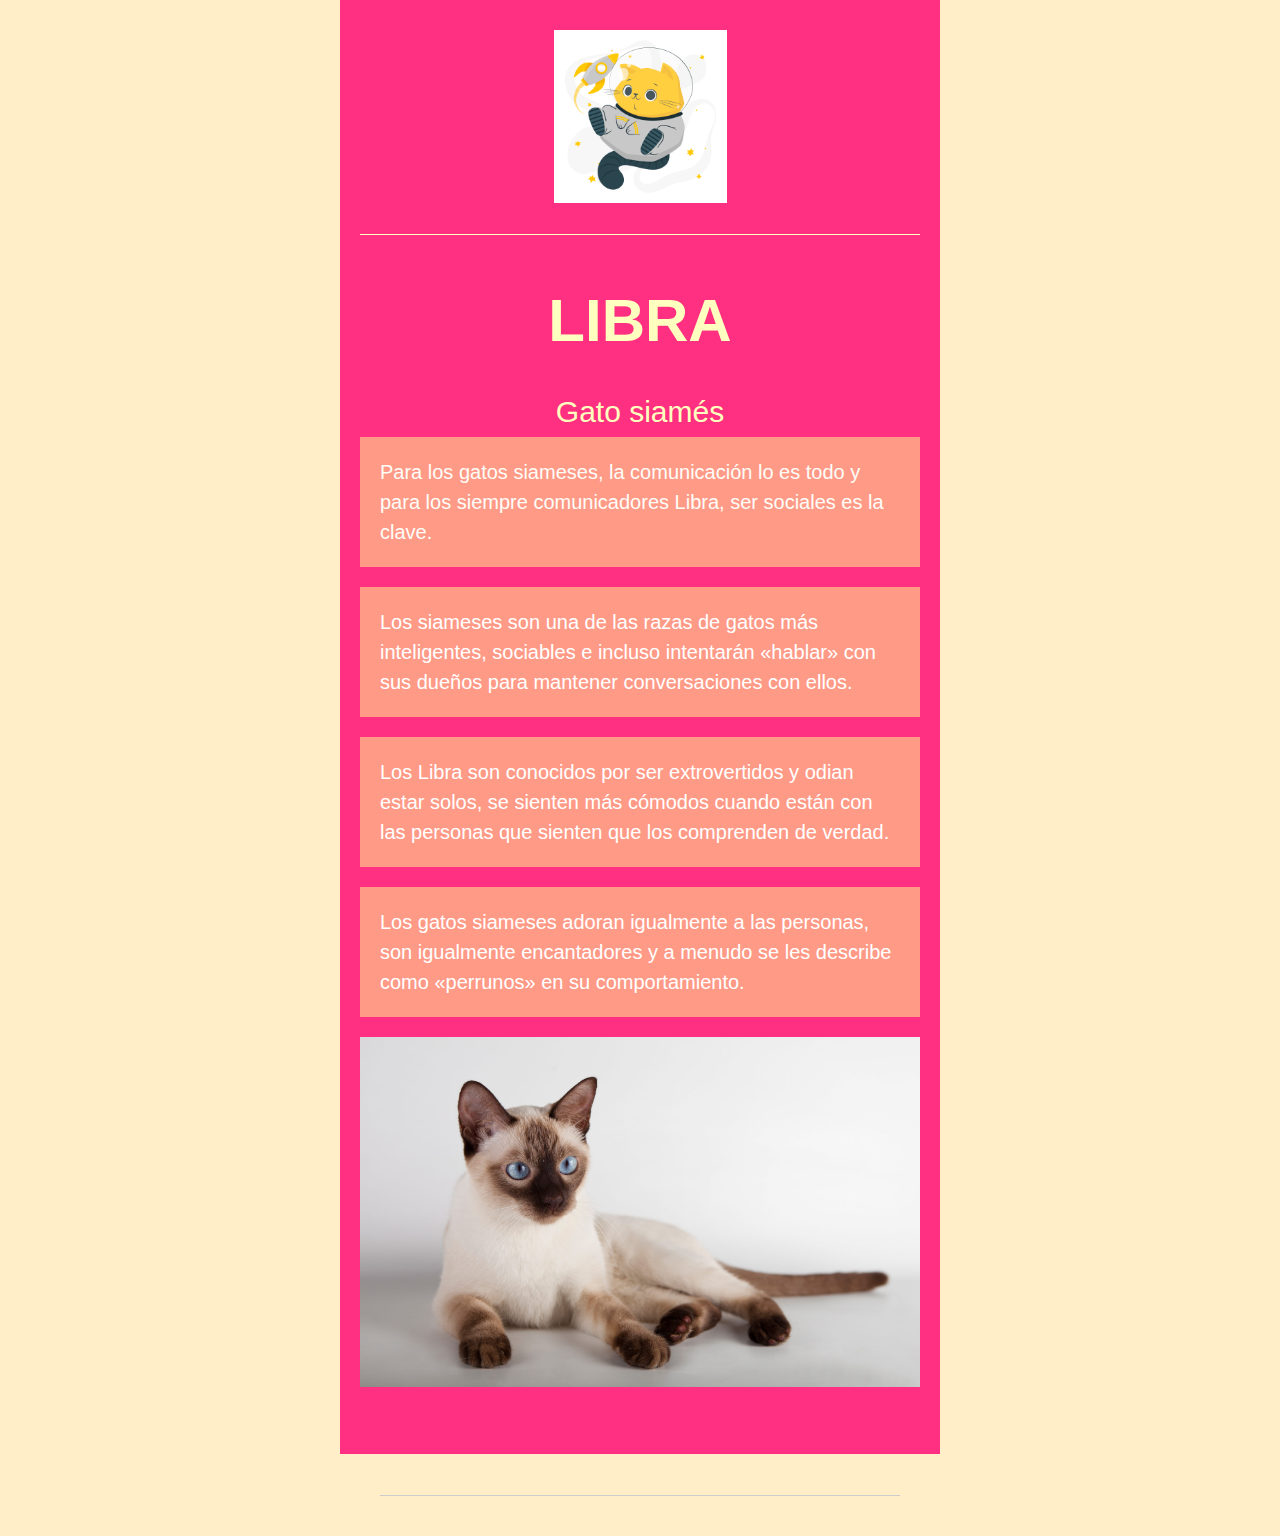
<file: GATITOS-main/GATITOS-main/plantilla-libra.html>
<!DOCTYPE html PUBLIC "-//W3C//DTD XHTML 1.0 Transitional//EN" "http://www.w3.org/TR/xhtml1/DTD/xhtml1-transitional.dtd">
<html xmlns="http://www.w3.org/1999/xhtml" xmlns:o="urn:schemas-microsoft-com:office:office">

<head>
    <meta charset="UTF-8">
    <meta content="width=device-width, initial-scale=1" name="viewport">
    <meta name="x-apple-disable-message-reformatting">
    <meta http-equiv="X-UA-Compatible" content="IE=edge">
    <meta content="telephone=no" name="format-detection">
    <title></title>
    <!--[if (mso 16)]>
    <style type="text/css">
    a {text-decoration: none;}
    </style>
    <![endif]-->
    <!--[if gte mso 9]><style>sup { font-size: 100% !important; }</style><![endif]-->
    <!--[if gte mso 9]>
<xml>
    <o:OfficeDocumentSettings>
    <o:AllowPNG></o:AllowPNG>
    <o:PixelsPerInch>96</o:PixelsPerInch>
    </o:OfficeDocumentSettings>
</xml>
<![endif]-->
    <!--[if !mso]><!-- -->
    <link href="css\plantilla-libra.css" rel="stylesheet">
    <!--<![endif]-->
</head>

<body>
    <div class="es-wrapper-color">
        <!--[if gte mso 9]>
			<v:background xmlns:v="urn:schemas-microsoft-com:vml" fill="t">
				<v:fill type="tile" color="#FFEEC8"></v:fill>
			</v:background>
		<![endif]-->
        <table class="es-wrapper" width="100%" cellspacing="0" cellpadding="0">
            <tbody>
                <tr>
                    <td class="esd-email-paddings" valign="top">
                        <table cellpadding="0" cellspacing="0" class="esd-header-popover es-header" align="center">
                            <tbody>
                                <tr>
                                    <td class="esd-stripe" align="center">
                                        <table bgcolor="#ff2f82" class="es-header-body" align="center" cellpadding="0" cellspacing="0" width="600" style="background-color: #ff2f82;">
                                            <tbody>
                                                <tr>
                                                    <td class="esd-structure es-p20t es-p20r es-p20l" align="left">
                                                        <table cellpadding="0" cellspacing="0" width="100%">
                                                            <tbody>
                                                                <tr>
                                                                    <td width="560" class="esd-container-frame" align="center" valign="top">
                                                                        <table cellpadding="0" cellspacing="0" width="100%">
                                                                            <tbody>
                                                                                <tr>
                                                                                    <td align="center" class="esd-block-image es-p10t es-p10b es-m-txt-c" style="font-size: 0px;"><a target="_blank" href="https://viewstripo.email"><img src="img/imagenes_GATITO_ASTRONAUTA.jpg" alt="Pagina de Gatitos" style="display: block;" title="Pagina de Gatitos" width="173"></a></td>
                                                                                </tr>
                                                                            </tbody>
                                                                        </table>
                                                                    </td>
                                                                </tr>
                                                            </tbody>
                                                        </table>
                                                    </td>
                                                </tr>
                                                <tr>
                                                    <td class="esd-structure" align="left">
                                                        <table cellpadding="0" cellspacing="0" width="100%">
                                                            <tbody>
                                                                <tr>
                                                                    <td width="600" class="esd-container-frame" align="center" valign="top">
                                                                        <table cellpadding="0" cellspacing="0" width="100%">
                                                                            <tbody>
                                                                                <tr>
                                                                                    <td align="center" class="esd-block-spacer es-p20" style="font-size:0">
                                                                                        <table border="0" width="100%" height="100%" cellpadding="0" cellspacing="0">
                                                                                            <tbody>
                                                                                                <tr>
                                                                                                    <td style="border-bottom: 1px solid #ffffbf; background: none; height: 1px; width: 100%; margin: 0px;"></td>
                                                                                                </tr>
                                                                                            </tbody>
                                                                                        </table>
                                                                                    </td>
                                                                                </tr>
                                                                            </tbody>
                                                                        </table>
                                                                    </td>
                                                                </tr>
                                                            </tbody>
                                                        </table>
                                                    </td>
                                                </tr>
                                            </tbody>
                                        </table>
                                    </td>
                                </tr>
                            </tbody>
                        </table>
                        <table class="es-content" cellspacing="0" cellpadding="0" align="center">
                            <tbody>
                                <tr>
                                    <td class="esd-stripe" align="center">
                                        <table class="es-content-body" style="background-color: #ff2f82;" width="600" cellspacing="0" cellpadding="0" bgcolor="#ff2f82" align="center">
                                            <tbody>
                                                <tr>
                                                    <td class="esd-structure es-p20t es-p20r es-p20l" align="left" bgcolor="#ff2f82" style="background-color: #ff2f82;">
                                                        <table cellpadding="0" cellspacing="0" width="100%">
                                                            <tbody>
                                                                <tr>
                                                                    <td width="560" class="esd-container-frame" align="center" valign="top">
                                                                        <table cellpadding="0" cellspacing="0" width="100%">
                                                                            <tbody>
                                                                                <tr>
                                                                                    <td align="left" class="esd-block-text es-p10t es-p10b">
                                                                                        <h1 style="text-align: center; font-size: 60px; color: #ffffbf;"><b>LIBRA</b></h1>
                                                                                    </td>
                                                                                </tr>
                                                                            </tbody>
                                                                        </table>
                                                                    </td>
                                                                </tr>
                                                            </tbody>
                                                        </table>
                                                    </td>
                                                </tr>
                                                <tr>
                                                    <td class="esd-structure es-p20t es-p20r es-p20l" align="left">
                                                        <table cellpadding="0" cellspacing="0" width="100%">
                                                            <tbody>
                                                                <tr>
                                                                    <td width="560" class="esd-container-frame" align="center" valign="top">
                                                                        <table cellpadding="0" cellspacing="0" width="100%" bgcolor="#262626" style="background-color: #262626; border-radius: 5px; border-collapse: separate;">
                                                                            <tbody>
                                                                                <tr>
                                                                                    <td align="left" class="esd-block-text es-p10" bgcolor="#ff2f82">
                                                                                        <h1 style="text-align: center; color: #ffffbf; line-height: 100%;">Gato siamés</h1>
                                                                                    </td>
                                                                                </tr>
                                                                                <tr>
                                                                                    <td align="left" class="esd-block-text es-p20" bgcolor="#ff9a87">
                                                                                        <h3 style="color: #fefcf7; line-height: 150%;">Para los gatos siameses, la comunicación lo es todo y para los siempre comunicadores Libra, ser sociales es la clave.</h3>
                                                                                    </td>
                                                                                </tr>
                                                                            </tbody>
                                                                        </table>
                                                                    </td>
                                                                </tr>
                                                            </tbody>
                                                        </table>
                                                    </td>
                                                </tr>
                                                <tr>
                                                    <td class="esd-structure es-p20t es-p20r es-p20l" align="left">
                                                        <table cellpadding="0" cellspacing="0" width="100%">
                                                            <tbody>
                                                                <tr>
                                                                    <td width="560" class="esd-container-frame" align="center" valign="top">
                                                                        <table cellpadding="0" cellspacing="0" width="100%">
                                                                            <tbody>
                                                                                <tr>
                                                                                    <td align="left" class="esd-block-text es-p20" esd-links-color="#ffeec8" esd-links-underline="none" bgcolor="#ff9a87">
                                                                                        <p style="font-size: 20px;">Los siameses son una de las razas de gatos más inteligentes, sociables e incluso intentarán «hablar» con sus dueños para mantener conversaciones con ellos.<br></p>
                                                                                    </td>
                                                                                </tr>
                                                                            </tbody>
                                                                        </table>
                                                                    </td>
                                                                </tr>
                                                            </tbody>
                                                        </table>
                                                    </td>
                                                </tr>
                                                <tr>
                                                    <td class="esd-structure es-p20t es-p20r es-p20l" align="left">
                                                        <table cellpadding="0" cellspacing="0" width="100%">
                                                            <tbody>
                                                                <tr>
                                                                    <td width="560" class="esd-container-frame" align="center" valign="top">
                                                                        <table cellpadding="0" cellspacing="0" width="100%" bgcolor="#262626" style="background-color: #262626; border-radius: 5px; border-collapse: separate;">
                                                                            <tbody>
                                                                                <tr>
                                                                                    <td align="left" class="esd-block-text es-p20" esd-links-color="#ffeec8" esd-links-underline="none" bgcolor="#ff9a87">
                                                                                        <p style="font-size: 20px;">Los Libra son conocidos por ser extrovertidos y odian estar solos, se sienten más cómodos cuando están con las personas que sienten que los comprenden de verdad.</p>
                                                                                    </td>
                                                                                </tr>
                                                                            </tbody>
                                                                        </table>
                                                                    </td>
                                                                </tr>
                                                            </tbody>
                                                        </table>
                                                    </td>
                                                </tr>
                                                <tr>
                                                    <td class="esd-structure es-p20t es-p20r es-p20l" align="left" bgcolor="#ff2f82" style="background-color: #ff2f82;">
                                                        <table cellpadding="0" cellspacing="0" width="100%">
                                                            <tbody>
                                                                <tr>
                                                                    <td width="560" class="esd-container-frame" align="center" valign="top">
                                                                        <table cellpadding="0" cellspacing="0" width="100%" bgcolor="#262626" style="background-color: #262626; border-radius: 5px; border-collapse: separate;">
                                                                            <tbody>
                                                                                <tr>
                                                                                    <td align="left" class="esd-block-text es-p20" esd-links-color="#ffeec8" esd-links-underline="none" bgcolor="#ff9a87">
                                                                                        <p style="font-size: 20px;">Los gatos siameses adoran igualmente a las personas, son igualmente encantadores y a menudo se les describe como «perrunos» en su comportamiento. </p>
                                                                                    </td>
                                                                                </tr>
                                                                            </tbody>
                                                                        </table>
                                                                    </td>
                                                                </tr>
                                                            </tbody>
                                                        </table>
                                                    </td>
                                                </tr>
                                                <tr>
                                                    <td class="esd-structure es-p20t es-p20r es-p20l" align="left" bgcolor="#ff2f82" style="background-color: #ff2f82;">
                                                        <table cellpadding="0" cellspacing="0" width="100%">
                                                            <tbody>
                                                                <tr>
                                                                    <td width="560" class="esd-container-frame" align="center" valign="top">
                                                                        <table cellpadding="0" cellspacing="0" width="100%">
                                                                            <tbody>
                                                                                <tr>
                                                                                    <td align="center" class="esd-block-image" style="font-size: 0px;"><a target="_blank"><img class="adapt-img" src="img/img_gato-siamés.jpg" alt style="display: block;" width="560"></a></td>
                                                                                </tr>
                                                                            </tbody>
                                                                        </table>
                                                                    </td>
                                                                </tr>
                                                            </tbody>
                                                        </table>
                                                    </td>
                                                </tr>
                                                <tr>
                                                    <td class="esd-structure es-p20" align="left" bgcolor="#ff2f82" style="background-color: #ff2f82;">
                                                        <table cellpadding="0" cellspacing="0" width="100%">
                                                            <tbody>
                                                                <tr>
                                                                    <td width="560" class="esd-container-frame" align="center" valign="top">
                                                                        <table cellpadding="0" cellspacing="0" width="100%">
                                                                            <tbody>
                                                                                <tr>
                                                                                    <td align="left" class="esd-block-text">
                                                                                        <p style="color: #ff2f82;">Texto</p>
                                                                                    </td>
                                                                                </tr>
                                                                            </tbody>
                                                                        </table>
                                                                    </td>
                                                                </tr>
                                                            </tbody>
                                                        </table>
                                                    </td>
                                                </tr>
                                            </tbody>
                                        </table>
                                    </td>
                                </tr>
                            </tbody>
                        </table>
                        <table cellpadding="0" cellspacing="0" class="esd-footer-popover es-footer" align="center">
                            <tbody>
                                <tr>
                                    <td class="esd-stripe" align="center">
                                        <table bgcolor="#ffffff" class="es-footer-body" align="center" cellpadding="0" cellspacing="0" width="600">
                                            <tbody>
                                                <tr>
                                                    <td class="esd-structure es-p20" align="left">
                                                        <table cellpadding="0" cellspacing="0" width="100%">
                                                            <tbody>
                                                                <tr>
                                                                    <td width="560" class="esd-container-frame" align="center" valign="top">
                                                                        <table cellpadding="0" cellspacing="0" width="100%">
                                                                            <tbody>
                                                                                <tr>
                                                                                    <td align="center" class="esd-block-spacer es-p20" style="font-size:0">
                                                                                        <table border="0" width="100%" height="100%" cellpadding="0" cellspacing="0">
                                                                                            <tbody>
                                                                                                <tr>
                                                                                                    <td style="border-bottom: 1px solid #cccccc; background: unset; height:1px; width:100%; margin:0px 0px 0px 0px;"></td>
                                                                                                </tr>
                                                                                            </tbody>
                                                                                        </table>
                                                                                    </td>
                                                                                </tr>
                                                                            </tbody>
                                                                        </table>
                                                                    </td>
                                                                </tr>
                                                            </tbody>
                                                        </table>
                                                    </td>
                                                </tr>
                                            </tbody>
                                        </table>
                                    </td>
                                </tr>
                            </tbody>
                        </table>
                    </td>
                </tr>
            </tbody>
        </table>
    </div>
</body>

</html>
</file>
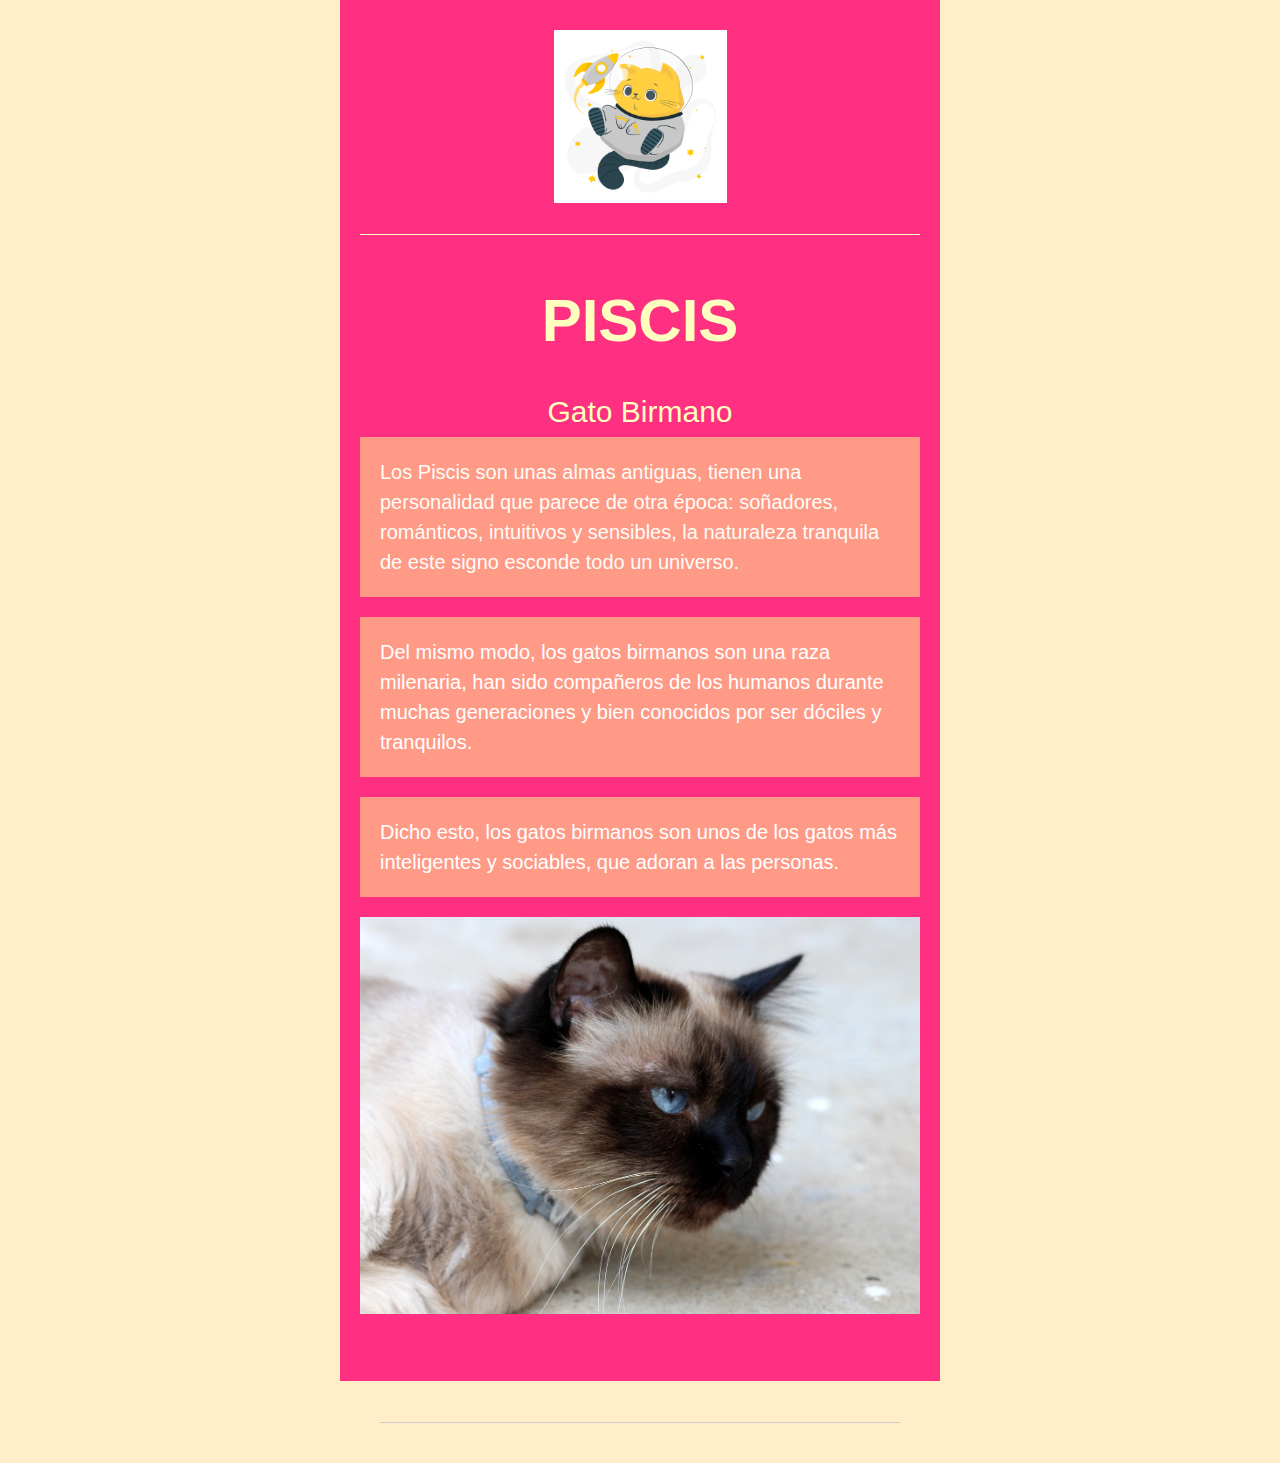
<file: GATITOS-main/GATITOS-main/plantilla-piscis.html>
<!DOCTYPE html PUBLIC "-//W3C//DTD XHTML 1.0 Transitional//EN" "http://www.w3.org/TR/xhtml1/DTD/xhtml1-transitional.dtd">
<html xmlns="http://www.w3.org/1999/xhtml" xmlns:o="urn:schemas-microsoft-com:office:office">

<head>
    <meta charset="UTF-8">
    <meta content="width=device-width, initial-scale=1" name="viewport">
    <meta name="x-apple-disable-message-reformatting">
    <meta http-equiv="X-UA-Compatible" content="IE=edge">
    <meta content="telephone=no" name="format-detection">
    <title></title>
    <!--[if (mso 16)]>
    <style type="text/css">
    a {text-decoration: none;}
    </style>
    <![endif]-->
    <!--[if gte mso 9]><style>sup { font-size: 100% !important; }</style><![endif]-->
    <!--[if gte mso 9]>
<xml>
    <o:OfficeDocumentSettings>
    <o:AllowPNG></o:AllowPNG>
    <o:PixelsPerInch>96</o:PixelsPerInch>
    </o:OfficeDocumentSettings>
</xml>
<![endif]-->
    <!--[if !mso]><!-- -->
    <link href="css\plantilla-piscis.css" rel="stylesheet">
    <!--<![endif]-->
</head>

<body>
    <div class="es-wrapper-color">
        <!--[if gte mso 9]>
			<v:background xmlns:v="urn:schemas-microsoft-com:vml" fill="t">
				<v:fill type="tile" color="#FFEEC8"></v:fill>
			</v:background>
		<![endif]-->
        <table class="es-wrapper" width="100%" cellspacing="0" cellpadding="0">
            <tbody>
                <tr>
                    <td class="esd-email-paddings" valign="top">
                        <table cellpadding="0" cellspacing="0" class="esd-header-popover es-header" align="center">
                            <tbody>
                                <tr>
                                    <td class="esd-stripe" align="center">
                                        <table bgcolor="#ff2f82" class="es-header-body" align="center" cellpadding="0" cellspacing="0" width="600" style="background-color: #ff2f82;">
                                            <tbody>
                                                <tr>
                                                    <td class="esd-structure es-p20t es-p20r es-p20l" align="left">
                                                        <table cellpadding="0" cellspacing="0" width="100%">
                                                            <tbody>
                                                                <tr>
                                                                    <td width="560" class="esd-container-frame" align="center" valign="top">
                                                                        <table cellpadding="0" cellspacing="0" width="100%">
                                                                            <tbody>
                                                                                <tr>
                                                                                    <td align="center" class="esd-block-image es-p10t es-p10b es-m-txt-c" style="font-size: 0px;"><a target="_blank" href="https://viewstripo.email"><img src="img\imagenes_GATITO_ASTRONAUTA.jpg" alt="Pagina de Gatitos" style="display: block;" title="Pagina de Gatitos" width="173"></a></td>
                                                                                </tr>
                                                                            </tbody>
                                                                        </table>
                                                                    </td>
                                                                </tr>
                                                            </tbody>
                                                        </table>
                                                    </td>
                                                </tr>
                                                <tr>
                                                    <td class="esd-structure" align="left">
                                                        <table cellpadding="0" cellspacing="0" width="100%">
                                                            <tbody>
                                                                <tr>
                                                                    <td width="600" class="esd-container-frame" align="center" valign="top">
                                                                        <table cellpadding="0" cellspacing="0" width="100%">
                                                                            <tbody>
                                                                                <tr>
                                                                                    <td align="center" class="esd-block-spacer es-p20" style="font-size:0">
                                                                                        <table border="0" width="100%" height="100%" cellpadding="0" cellspacing="0">
                                                                                            <tbody>
                                                                                                <tr>
                                                                                                    <td style="border-bottom: 1px solid #ffffbf; background: none; height: 1px; width: 100%; margin: 0px;"></td>
                                                                                                </tr>
                                                                                            </tbody>
                                                                                        </table>
                                                                                    </td>
                                                                                </tr>
                                                                            </tbody>
                                                                        </table>
                                                                    </td>
                                                                </tr>
                                                            </tbody>
                                                        </table>
                                                    </td>
                                                </tr>
                                            </tbody>
                                        </table>
                                    </td>
                                </tr>
                            </tbody>
                        </table>
                        <table class="es-content" cellspacing="0" cellpadding="0" align="center">
                            <tbody>
                                <tr>
                                    <td class="esd-stripe" align="center">
                                        <table class="es-content-body" style="background-color: #ff2f82;" width="600" cellspacing="0" cellpadding="0" bgcolor="#ff2f82" align="center">
                                            <tbody>
                                                <tr>
                                                    <td class="esd-structure es-p20t es-p20r es-p20l" align="left" bgcolor="#ff2f82" style="background-color: #ff2f82;">
                                                        <table cellpadding="0" cellspacing="0" width="100%">
                                                            <tbody>
                                                                <tr>
                                                                    <td width="560" class="esd-container-frame" align="center" valign="top">
                                                                        <table cellpadding="0" cellspacing="0" width="100%">
                                                                            <tbody>
                                                                                <tr>
                                                                                    <td align="left" class="esd-block-text es-p10t es-p10b">
                                                                                        <h1 style="text-align: center; font-size: 60px; color: #ffffbf;"><b>PISCIS</b></h1>
                                                                                    </td>
                                                                                </tr>
                                                                            </tbody>
                                                                        </table>
                                                                    </td>
                                                                </tr>
                                                            </tbody>
                                                        </table>
                                                    </td>
                                                </tr>
                                                <tr>
                                                    <td class="esd-structure es-p20t es-p20r es-p20l" align="left">
                                                        <table cellpadding="0" cellspacing="0" width="100%">
                                                            <tbody>
                                                                <tr>
                                                                    <td width="560" class="esd-container-frame" align="center" valign="top">
                                                                        <table cellpadding="0" cellspacing="0" width="100%" bgcolor="#262626" style="background-color: #262626; border-radius: 5px; border-collapse: separate;">
                                                                            <tbody>
                                                                                <tr>
                                                                                    <td align="left" class="esd-block-text es-p10" bgcolor="#ff2f82">
                                                                                        <h1 style="text-align: center; color: #ffffbf; line-height: 100%;">Gato Birmano</h1>
                                                                                    </td>
                                                                                </tr>
                                                                                <tr>
                                                                                    <td align="left" class="esd-block-text es-p20" bgcolor="#ff9a87">
                                                                                        <h3 style="color: #fefcf7; line-height: 150%;">Los Piscis son unas almas antiguas, tienen una personalidad que parece de otra época: soñadores, románticos, intuitivos y sensibles, la naturaleza tranquila de este signo esconde todo un universo.</h3>
                                                                                    </td>
                                                                                </tr>
                                                                            </tbody>
                                                                        </table>
                                                                    </td>
                                                                </tr>
                                                            </tbody>
                                                        </table>
                                                    </td>
                                                </tr>
                                                <tr>
                                                    <td class="esd-structure es-p20t es-p20r es-p20l" align="left">
                                                        <table cellpadding="0" cellspacing="0" width="100%">
                                                            <tbody>
                                                                <tr>
                                                                    <td width="560" class="esd-container-frame" align="center" valign="top">
                                                                        <table cellpadding="0" cellspacing="0" width="100%" bgcolor="#262626" style="background-color: #262626; border-radius: 5px; border-collapse: separate;">
                                                                            <tbody>
                                                                                <tr>
                                                                                    <td align="left" class="esd-block-text es-p20" esd-links-color="#ffeec8" esd-links-underline="none" bgcolor="#ff9a87">
                                                                                        <p style="font-size: 20px;">Del mismo modo, los gatos birmanos son una raza milenaria, han sido compañeros de los humanos durante muchas generaciones y bien conocidos por ser dóciles y tranquilos.</p>
                                                                                    </td>
                                                                                </tr>
                                                                            </tbody>
                                                                        </table>
                                                                    </td>
                                                                </tr>
                                                            </tbody>
                                                        </table>
                                                    </td>
                                                </tr>
                                                <tr>
                                                    <td class="esd-structure es-p20t es-p20r es-p20l" align="left" bgcolor="#ff2f82" style="background-color: #ff2f82;">
                                                        <table cellpadding="0" cellspacing="0" width="100%">
                                                            <tbody>
                                                                <tr>
                                                                    <td width="560" class="esd-container-frame" align="center" valign="top">
                                                                        <table cellpadding="0" cellspacing="0" width="100%" bgcolor="#262626" style="background-color: #262626; border-radius: 5px; border-collapse: separate;">
                                                                            <tbody>
                                                                                <tr>
                                                                                    <td align="left" class="esd-block-text es-p20" esd-links-color="#ffeec8" esd-links-underline="none" bgcolor="#ff9a87">
                                                                                        <p style="font-size: 20px;">Dicho esto, los gatos birmanos son unos de los gatos más inteligentes y sociables, que adoran a las personas. </p>
                                                                                    </td>
                                                                                </tr>
                                                                            </tbody>
                                                                        </table>
                                                                    </td>
                                                                </tr>
                                                            </tbody>
                                                        </table>
                                                    </td>
                                                </tr>
                                                <tr>
                                                    <td class="esd-structure es-p20t es-p20r es-p20l" align="left" bgcolor="#ff2f82" style="background-color: #ff2f82;">
                                                        <table cellpadding="0" cellspacing="0" width="100%">
                                                            <tbody>
                                                                <tr>
                                                                    <td width="560" class="esd-container-frame" align="center" valign="top">
                                                                        <table cellpadding="0" cellspacing="0" width="100%">
                                                                            <tbody>
                                                                                <tr>
                                                                                    <td align="center" class="esd-block-image" style="font-size: 0px;"><a target="_blank"><img class="adapt-img" src="img/img_gato-birmano.jpg" alt style="display: block;" width="560"></a></td>
                                                                                </tr>
                                                                            </tbody>
                                                                        </table>
                                                                    </td>
                                                                </tr>
                                                            </tbody>
                                                        </table>
                                                    </td>
                                                </tr>
                                                <tr>
                                                    <td class="esd-structure es-p20" align="left" bgcolor="#ff2f82" style="background-color: #ff2f82;">
                                                        <table cellpadding="0" cellspacing="0" width="100%">
                                                            <tbody>
                                                                <tr>
                                                                    <td width="560" class="esd-container-frame" align="center" valign="top">
                                                                        <table cellpadding="0" cellspacing="0" width="100%">
                                                                            <tbody>
                                                                                <tr>
                                                                                    <td align="left" class="esd-block-text">
                                                                                        <p style="color: #ff2f82;">Texto</p>
                                                                                    </td>
                                                                                </tr>
                                                                            </tbody>
                                                                        </table>
                                                                    </td>
                                                                </tr>
                                                            </tbody>
                                                        </table>
                                                    </td>
                                                </tr>
                                            </tbody>
                                        </table>
                                    </td>
                                </tr>
                            </tbody>
                        </table>
                        <table cellpadding="0" cellspacing="0" class="esd-footer-popover es-footer" align="center">
                            <tbody>
                                <tr>
                                    <td class="esd-stripe" align="center">
                                        <table bgcolor="#ffffff" class="es-footer-body" align="center" cellpadding="0" cellspacing="0" width="600">
                                            <tbody>
                                                <tr>
                                                    <td class="esd-structure es-p20" align="left">
                                                        <table cellpadding="0" cellspacing="0" width="100%">
                                                            <tbody>
                                                                <tr>
                                                                    <td width="560" class="esd-container-frame" align="center" valign="top">
                                                                        <table cellpadding="0" cellspacing="0" width="100%">
                                                                            <tbody>
                                                                                <tr>
                                                                                    <td align="center" class="esd-block-spacer es-p20" style="font-size:0">
                                                                                        <table border="0" width="100%" height="100%" cellpadding="0" cellspacing="0">
                                                                                            <tbody>
                                                                                                <tr>
                                                                                                    <td style="border-bottom: 1px solid #cccccc; background: unset; height:1px; width:100%; margin:0px 0px 0px 0px;"></td>
                                                                                                </tr>
                                                                                            </tbody>
                                                                                        </table>
                                                                                    </td>
                                                                                </tr>
                                                                            </tbody>
                                                                        </table>
                                                                    </td>
                                                                </tr>
                                                            </tbody>
                                                        </table>
                                                    </td>
                                                </tr>
                                            </tbody>
                                        </table>
                                    </td>
                                </tr>
                            </tbody>
                        </table>
                    </td>
                </tr>
            </tbody>
        </table>
    </div>
</body>

</html>
</file>
<file: GATITOS-main/GATITOS-main/css/estilos.css>
@import url('https://fonts.googleapis.com/css2?family=Bree+Serif&display=swap');

/* FONTS */
    @font-face {
        font-family: "PrettyMeowRegular";
        src: url("../fonts/FONT_PrettyMeowRegular.ttf");
    }
    
    @font-face {
        font-family: "Quicksand";
        src: url("../fonts/FONT_Quicksand.ttf");
    }
    
    @font-face {
        font-family: "KawaiiBubble-Regular";
        src: url("../fonts/FONT_KawaiiBubble-Regular.ttf");
    }
    
    @font-face {
        font-family: "Bree-Serif";
        src: url("../fonts/FONT_BreeSerif.ttf");
    }
/* END FONTS */

/* TODAS LAS OPCIONES DE ATRIBUTOS (MENOS LOS TITULOS) VAN A TENER LA MISMA LETRA */
html,
body,
div,
span,
applet,
object,
iframe,
h2,
h3,
h4,
h5,
h6,
p,
blockquote,
pre,
a,
abbr,
acronym,
address,
big,
cite,
code,
del,
dfn,
em,
img,
ins,
kbd,
q,
s,
samp,
small,
strike,
strong,
sub,
sup,
tt,
var,
b,
u,
i,
center,
dl,
dt,
dd,
ol,
ul,
li,
fieldset,
form,
label,
legend,
table,
caption,
tbody,
tfoot,
thead,
tr,
th,
td,
article,
aside,
canvas,
details,
embed,
figure,
figcaption,
footer,
header,
hgroup,
menu,
output,
ruby,
section,
summary,
time,
mark,
audio,
video {
  font-family: "Quicksand";
  ;
  vertical-align: baseline;
}

*{
    margin: 0;
    padding: 0;
    border: 0;
    box-sizing: border-box;
}

body{
    font-family: 'Bree Serif', serif;
}
body::-webkit-scrollbar {
    display: none;
}

h1 {
    font-size: revert;
    font-family: Bree-Serif;
    vertical-align: baseline;
  }

/*HEADER*/
    .header {
        display: flex;
        flex-direction: row;
        justify-content: space-between;
        align-items: center;
        padding: 5px;
    
        /* HEADER ANIMATION scr: https://developer.mozilla.org/en-US/docs/Web/CSS/animation */
        background-color: #ff9a87;
        animation: 60s linear 0s infinite alternate animating-multiple-properties;
        margin: 0%;
        /* END HEADER ANIMATION */
    }
    
    /* Key HEADER */
    /* it is possible to animate multiple properties in a single animation */
    @keyframes animating-multiple-properties {
        from {
        background-color: #ffffbf;
        }
        to {
        transform: translateY(0);
        background-color: #ff9a87;
        /* unset properties i.e. 'filter' will revert to default values */
        }
    }
    /* END Key HEADER */
/*END HEADER*/

/* LOGO ANIMATION */
    .logo_gatito {
        border-radius: 50%;
        /* explicacion de animacion: https://linuxhint.com/rotate-animation-css/ */
        animation: 60s linear 0s infinite alternate rotation;
        width: 100%;
        max-width: 450px;
        min-width: 20px;
        height: auto;
    }
    @keyframes rotation {
        from {
        transform: rotate(-90deg);
        }
        to {
        transform: rotate(90deg);
        }
    }
/* END LOGO ANIMATION*/

/* FORMATO DE LA IMAGEN PATITAS */

.patitas {
    width:100%;
    max-width: 450px;
    min-width: 20px;
    height: auto;
}


/* END FORMATO DE LA IMAGEN PATITAS */



.titulo{
    font-family: "KawaiiBubble-Regular";
    min-width: 100px;
   /* font-size: 60px; */
   justify-content: center;

}



/* MENU */
    .menu-conteiner{
        background-color: #ff00a4;
        display: flex;
        justify-content: space-between;
        align-items: center;
        height: 85px;
        padding: 5px 10%;
        font-family: "Bree-Serif";
        font-size: 20px;
    }

    .menu-conteiner .nav-links{
        list-style: none;
    }

    .menu-conteiner .nav-links li{
        display: inline-block;
        padding: 0 20px;
    }

    .menu-conteiner .nav-links li:hover,
    .menu-conteiner .overlay a:hover{
        transform: scale(1.1);
    }

    .menu-conteiner .nav-links a{
        font-size: 700;
        color: #ffe8a8;
    }

    .menu-conteiner .nav-links li a:hover{
        color: #ff9a87;
    }

    .menu-conteiner .boton button,
    .menu-conteiner .menu button{
        font-weight: 700;
        font-size: 20px;
        color: white;
        padding: 9px 25px;
        background-color:#ff00a4;
        border: none;
        border-radius: 50px;
        cursor: pointer;
        transition: all 0.3s ease 0s;
    }

    .menu-conteiner .boton button:hover,
    .menu-conteiner .menu button:hover{
        background-color:#ffffbf;
        color:#ff2f82;
        font-weight: bold;
        transform: scale(1.1);
    }

    .menu-conteiner a{
        text-decoration: none;
    }

    .menu-conteiner .overlay{
        height: 100%;
        width: 0;
        position: fixed;
        z-index: 1;
        left: 0;
        top: 0;
        background-color: #ff00a4;
        overflow: hidden;
        transition: all 0.3s ease 0s;
    }

    .menu-conteiner .overlay .overlay-content{
        display: flex;
        height: 100%;
        flex-direction: column;
        align-items: center;
        justify-content: center;
    }

    .menu-conteiner .overlay a{
        padding: 15px;
        font-size: 36px;
        display: block;
        transition: all 0.3s ease 0s;
        font-weight: 700;
        color: #ffffbf;
    }

    .menu-conteiner .overlay a:hover,
    .menu-conteiner .overlay a:focus{
        color: #ff9a87;
    }

    .menu-conteiner .overlay .close{
        position: absolute;
        top: 20px;
        right: 45px;
        font-size: 65px;
    }
/* END MENU */

/* HOME CONTENT */
    .contenido {
        /* explicacion de grid: https://developer.mozilla.org/es/docs/Web/CSS/CSS_Grid_Layout */
        grid-gap: 5px;
        grid-auto-rows: minmax(100px, auto);
        justify-content: space-evenly;
        align-items: stretch;
        margin: 0px;
        padding: 0px;
        background-color: #ffffbf;
        justify-items: stretch;
        align-content: stretch;
    }
    .contenido div {
        display: grid;
        width: -webkit-fill-available;
        padding: 10px;
        margin-bottom: 3px;
        min-height: 250px;
        justify-content: space-evenly;
        align-items: center;
        justify-items: stretch;
        align-content: stretch;
        border-radius: 1%;
    }
    
    /* pintado alternado: https://developer.mozilla.org/es/docs/Web/CSS/:nth-child */
    .contenido div:nth-child(even) {
        background-color: #ffe8a8;
    }
    
    .contenido div:nth-child(odd) {
        background-color: #ff9a87;
    }

    #grid_1{
        text-justify: distribute;
    }

    /* CARDS */

        .card {
            outline: 1px solid rgba(255, 255, 255, 0.5);
            outline-offset: -8px;
            box-shadow: 3px 3px 10px rgba(0, 0, 0, 0.1);
            position: relative;
            overflow: hidden;
        }
        
        .card-image {
            position: absolute;
            inset: 0;
            justify-self: stretch;
            width: 100%;
            height: 100%;
            min-height: 250px;
            object-fit: cover;
            opacity: 0.7;
            transition: transform 0.75s;
        }
        
        .card:hover .card-image {
            transform: scale(1.15);
            opacity: 0.9;
        }
        
        .card-title {
            position: absolute;
            left: 15px;
            bottom: 15px;
            font-size: 20px;
            text-shadow: o o 1px rgba(0, 0, 0, 0.5);
            color: black;
        }
    /* END CARDS */

/* END HOME CONTENT */

/*ABOUT CONTENT*/
    .tarjetas_quienes_somos {
        /* formato para la pagina de quienes somos */
        display: flex;
        flex-wrap: wrap;
        justify-content: space-evenly;
        align-items: stretch;
        margin: 0px;
        padding: 0px;
        background-color: #ffffbf;
        justify-items: center;
        align-content: stretch;
    }
    .tarjetas_quienes_somos div {
        flex: 2;
        padding: 25px;
        margin: 20px;
        justify-content: space-evenly;
        align-items: center;
        justify-items: center;
        align-content: stretch;
        background-color: #ffffbf;
        min-width: 250px;
    }
/*END ABOUT CONTENT*/

/*KITTENS CONTENT*/
    .home_kittens {
        display: flex;
        background-color: #ffffbf;
        flex-wrap: wrap;
    }
    
    .home_kittens_flex {
        flex: 1;
        min-width: 250px;
        max-width: 650px;
    }
    
    .home_kittens_flex:first-child {
        flex: 2;
        padding: 25px;
        margin: 20px;
        background-color: #ffe8a8;
        border-radius: 2%;
        margin-bottom: 10px;
    }
    
    .home_kittens_flex div {
        padding: 25px;
        margin: 20px;
        background-color: #ffe8a8;
        border-radius: 2%;
    }
    
    #img_kittens_container {
        display: flex;
        margin: 0px;
        padding: 0px;
    }
    
    .img_kittens {
        border-radius: 40%;
        background-color: #ff2f82;
        max-width: 50%;
        margin: 1px;
    }  
/*END KITTENS CONTENT*/

/*GATITOS DEL MUNDO/API CONTENT*/
    .api_conteiner {
        display: flex;
        flex-direction: row;
        background-color: #ffffbf;
        flex-wrap: wrap;
        justify-content: space-evenly;
    }
    
    /* .api_datos_flex {
        display: flex;
        flex-direction: row;
        justify-content: space-evenly;
        min-width: 250px;
        max-width: 650px;
        padding: 25px;
        margin: 20px;
        background-color: #ffe8a8;
        border-radius: 12px;
        margin-bottom: 10px;
        color: black;
        width: 100%;
        min-width: 250px;
        max-width: 650px;
        border-radius: 12px;
    } */
    
    /* .api_datos_flex:first-child {
        flex: 2;
        padding: 25px;
        margin: 20px;
        background-color: #ffe8a8;
        border-radius: 12px;
        margin-bottom: 10px;
        color: black;
        width: 100%;
        min-width: 250px;
        max-width: 650px;
        border-radius: 12px;
    } */
    
    /* .api_datos_flex div {
        padding: 25px;
        margin: 20px;
        background-color: #ffe8a8;
        background-color: #ff9a87;
        color: black;
        width: 100%;
        min-width: 250px;
        max-width: 650px;
        border-radius: 12px;
    } */
    
    .content-select {
        min-width: 250px;
        max-width: 650px;
        position: absolute;
    }
    
    /*okey esta parte es la del selector de gatitos :D*/
    #breed_selector {
        width: 90%;
        display: inline-block;
        min-width: 250px;
        max-width: 650px;
        cursor: pointer;
        padding: 7px 10px;
        height: 42px;
        outline: 0;
        border: 0;
        margin-top: 20px;
    
        background: #ff2f82;
        color: aliceblue;
        font-size: 1em;
        border: 2px;
        border-radius: 12px;
        position: relative;
        transition: all 0.25s ease;
    } 
    #breed_selector:hover {
        background-color: #ff9a87;
    } 
    #breed_selector option{
        background-color:#ffe8a8;
        color:black;
    }
    
    /*este es el link*/
    #wiki_link {
        background-color:rgba(255, 154, 135, 0.2);
        color: black;
        min-width: 250px;
        max-width: 650px;
        margin: 50px;
        padding: 20px;
        border-radius: 12px;
    } 
    
    /*esta es la descripción*/
    #breed_json {
        width: 100%;
        max-width: 300px;
        margin: 10px;
        padding: 20px;
        border-radius: 12px;
        
    } 
    
    #breed_image {
        width: 100%; /*esta es la imagen*/
        max-width: 500px;
        margin: 20px;
        border-radius: 12px;
    }  
/* END GATITOS/API CONTENT*/

/*FOOTER*/
    .footer {
        background-image: url(../img/imagenes_PATITAS200PX.jpeg);
        width: 100%;
        background-repeat: repeat;
        padding: 20px;
    }
    .footer .btn {
        background-color: #ff9a87;
        border-color: #ff9a87;
        color: #000;
        font-family: "Bree-Serif";
        transition: all 0.3s ease 0s;
    }
    .footer .btn:hover{
        background-color: #ffe8a8;
        border-color: #ffe8a8;
        color: #000;
        transform: scale(1.1);
    }
/*END FOOTER*/

/* pagina curisidades */

.contenido_curiosidades{
    background-color:#ffe8a8;
    padding: 10px;
display: flex;
flex-direction: row;
flex-wrap: wrap;
align-content: stretch;
justify-content: center;
align-items: center;


}

.contenido_curiosidades div{

background-color:#ff9a87;
padding: 20px;
margin: 20px;
min-width: 200px;
max-width: 400px;
border-radius: 5%;
display: flex;
flex-wrap: wrap;
justify-content: center;
align-content: center;
align-items: center;
animation: movimiento 2.5s linear infinite;
}

@keyframes movimiento{
    0%{
        transform: translateY(0);
    }
    50%{
        transform: translateY(30px);
    }
    100%{
        transform: translateY(0);
    }
}

.curiosidades_imagenes {
    max-width: 100%;
    min-width: 50px;
    min-width: 50px;
    border-radius: 50%;
}

/* END PAGINA CURIOSIDADES */
</file>
<file: GATITOS-main/GATITOS-main/css/mqs.css>
@media (max-width: 768px) {
    .menu-conteiner .nav-links{
        display: none;
    }
 
    .menu-conteiner .overlay a{
        font-size: 20px;
    }

    .menu-conteiner .overlay .close{
        font-size: 40px;
        top: 15px;
        right: 35px;
    }

    .menu-conteiner .boton{
        display: none;
    }

    .menu-conteiner .menu{
        display: inherit;
    }
/*KITTENS CONTENT*/
    .home_kittens {
        display:inline-block;
        background-color: #ffffbf;
    }
    .home_kittens_flex {
        flex: 1;
        min-width: 250px;
        max-width: 90%;
    }
    .home_kittens_flex iframe{
        height: 500px;
    } */
/*END KITTENS CONTENT*/

/*HOME CONTENT*/
        .contenido{
        display:grid;
        grid-template-columns: repeat(1,1fr);
        }
        /*titulo*/
        #grid_1 {
            grid-column: 1 / 4;
            grid-row: 1;
        }
        /*a rayas*/
        #grid_2 {
            grid-row: 2/4;
        }
        /*naranjitas*/
        #grid_3 {
            grid-row: 4/6;
        }
        /*grises*/
        #grid_4 {
            grid-row: 6/8;
        }
        /*negros*/
        #grid_5 {
            grid-row: 8/10;
        }
        /*persa*/
        #grid_6 {
            grid-row: 10/12;
        }
        /*kohana*/
        #grid_7 {
            grid-row: 12/14;
        }
        /*lykoi*/
        #grid_8 {
            grid-row: 14/16;
        }
        /*himalayo*/
        #grid_9 {
            grid-row: 16/18;
        }
        /*ceylon*/
        #grid_10 {
            grid-row: 18/20;
        }
        /*siames*/
        #grid_11 {
            grid-row: 20/22;
        }
        /*turco*/
        #grid_12 {
            grid-row: 22/24;
        }
        /*ashera*/
        #grid_13 {
            grid-row: 24/26;
        }
        /*caracat*/
        #grid_14 {
            grid-row: 26/28;
        }
        /*burmilla*/
        #grid_15 {
            grid-row: 28/30;
        }
        /*montes*/
        #grid_16 {
            grid-row: 30/32;
        }
        /*bengala*/
        #grid_17 {
            grid-row: 32/34;
        }
/*END HOME CONTENT*/
 }

@media (min-width: 768px){
    .menu-conteiner .nav-links{
        display: none;
    }

    .menu-conteiner .overlay a{
        font-size: 20px;
    }

    .menu-conteiner .overlay .close{
        font-size: 40px;
        top: 15px;
        right: 35px;
    }

    .menu-conteiner .boton{
        display: none;
    }

    .menu-conteiner .menu{
        display: inherit;
    }
    /*HOME CONTENT*/
        .contenido{
            display:grid;
            grid-template-columns: repeat(2,1fr);
        }
        /*titulo*/
        #grid_1 {
            grid-column: 1 / 4;
            grid-row: 1;
        }
        /*a rayas*/
        #grid_2 {
            grid-column: 1;
            grid-row: 2/5;
        }
        /*naranjitas*/
        #grid_3 {
            grid-column: 2;
            grid-row: 2/5;
        }
        /*grises*/
        #grid_4 {
            grid-column: 1;
            grid-row: 5/8;
        }
        /*negros*/
        #grid_5 {
            grid-column: 2;
            grid-row: 5/8;
        }
        /*persa*/
        #grid_6 {
            grid-column: 1;
            grid-row: 8/11;
        }
        /*kohana*/
        #grid_7 {
            grid-column: 2;
            grid-row: 8/11;
        }
        /*lykoi*/
        #grid_8 {
            grid-column: 1;
            grid-row: 11/14;
        }
        /*himalayo*/
        #grid_9 {
            grid-column: 2;
            grid-row: 11/14;
        }
        /*ceylon*/
        #grid_10 {
            grid-column: 1;
            grid-row: 14/17;
        }
        /*siames*/
        #grid_11 {
            grid-column: 2;
            grid-row: 14/17;
        }
        /*turco*/
        #grid_12 {
            grid-column: 1;
            grid-row: 17/20;
        }
        /*ashera*/
        #grid_13 {
            grid-column: 2;
            grid-row: 17/20;
        }
        /*caracat*/
        #grid_14 {
            grid-column: 1;
            grid-row: 20/23;
        }
        /*burmilla*/
        #grid_15 {
            grid-column: 2;
            grid-row: 20/23;
        }
        /*montes*/
        #grid_16 {
            grid-column: 1;
            grid-row: 23/26;
        }
        /*bengala*/
        #grid_17 {
            grid-column: 2;
            grid-row: 23/26;
        }
    /*END HOME CONTENT*/
}

@media (min-width: 1024px){
    .menu-conteiner .nav-links{
        display: flex;
    }

    .menu-conteiner .boton{
        display: flex;
    }

    .menu-conteiner .menu{
        display: none;
    }
/*KITTENS CONTENT*/
    .home_kittens {
        display: flex;
        background-color: #ffffbf;
        flex-wrap: wrap;
    }
    .home_kittens_flex {
        flex: 1;
        min-width: 250px;
        max-width: 90%;
    }
/*END KITTENS CONTENT*/
/*HOME CONTENT*/
    .contenido{
        display: grid;
        grid-template-columns: repeat(3, 1fr);
    }
    /*titulo*/
    #grid_1 {
        grid-column: 1 / 4;
        grid-row: 1;
    }
    /*a rayas*/
    #grid_2 {
        grid-column: 1;
        grid-row: 2/4;
    }
    /*naranjitas*/
    #grid_3 {
        grid-column: 2;
        grid-row: 2/5;
    }
    /*grises*/
    #grid_4 {
        grid-column: 3;
        grid-row: 2;
    }
    /*negros*/
    #grid_5 {
        grid-column: 3;
        grid-row: 3/6;
    }
    /*persa*/
    #grid_6 {
        grid-column: 1;
        grid-row: 4/7;
    }
    /*kohana*/
    #grid_7 {
        grid-column: 2;
        grid-row: 5/9;
    }
    /*lykoi*/
    #grid_8 {
        grid-column: 3;
        grid-row: 6/8;
    }
    /*himalayo*/
    #grid_9 {
        grid-column: 1;
        grid-row: 7;
    }
    /*ceylon*/
    #grid_10 {
        grid-column: 1;
        grid-row: 8/10;
    }
    /*siames*/
    #grid_11 {
        grid-column: 3;
        grid-row: 8/10;
    }
    /*turco*/
    #grid_12 {
        grid-column: 2;
        grid-row: 9/11;
    }
    /*ashera*/
    #grid_13 {
        grid-column: 1;
        grid-row: 10/14;
    }
    /*caracat*/
    #grid_14 {
        grid-column: 2;
        grid-row: 12/14;
    }
    /*burmilla*/
    #grid_15 {
        grid-column: 3;
        grid-row: 10/12;
    }
    /*montes*/
    #grid_16 {
        grid-column: 2;
        grid-row: 11;
    }
    /*bengala*/
    #grid_17 {
        grid-column: 3;
        grid-row: 12/14;
    }
/*END HOME CONTENT*/

/*ABOUT CONTENT*/
    
/*END ABOUT CONTENT*/
}
</file>
